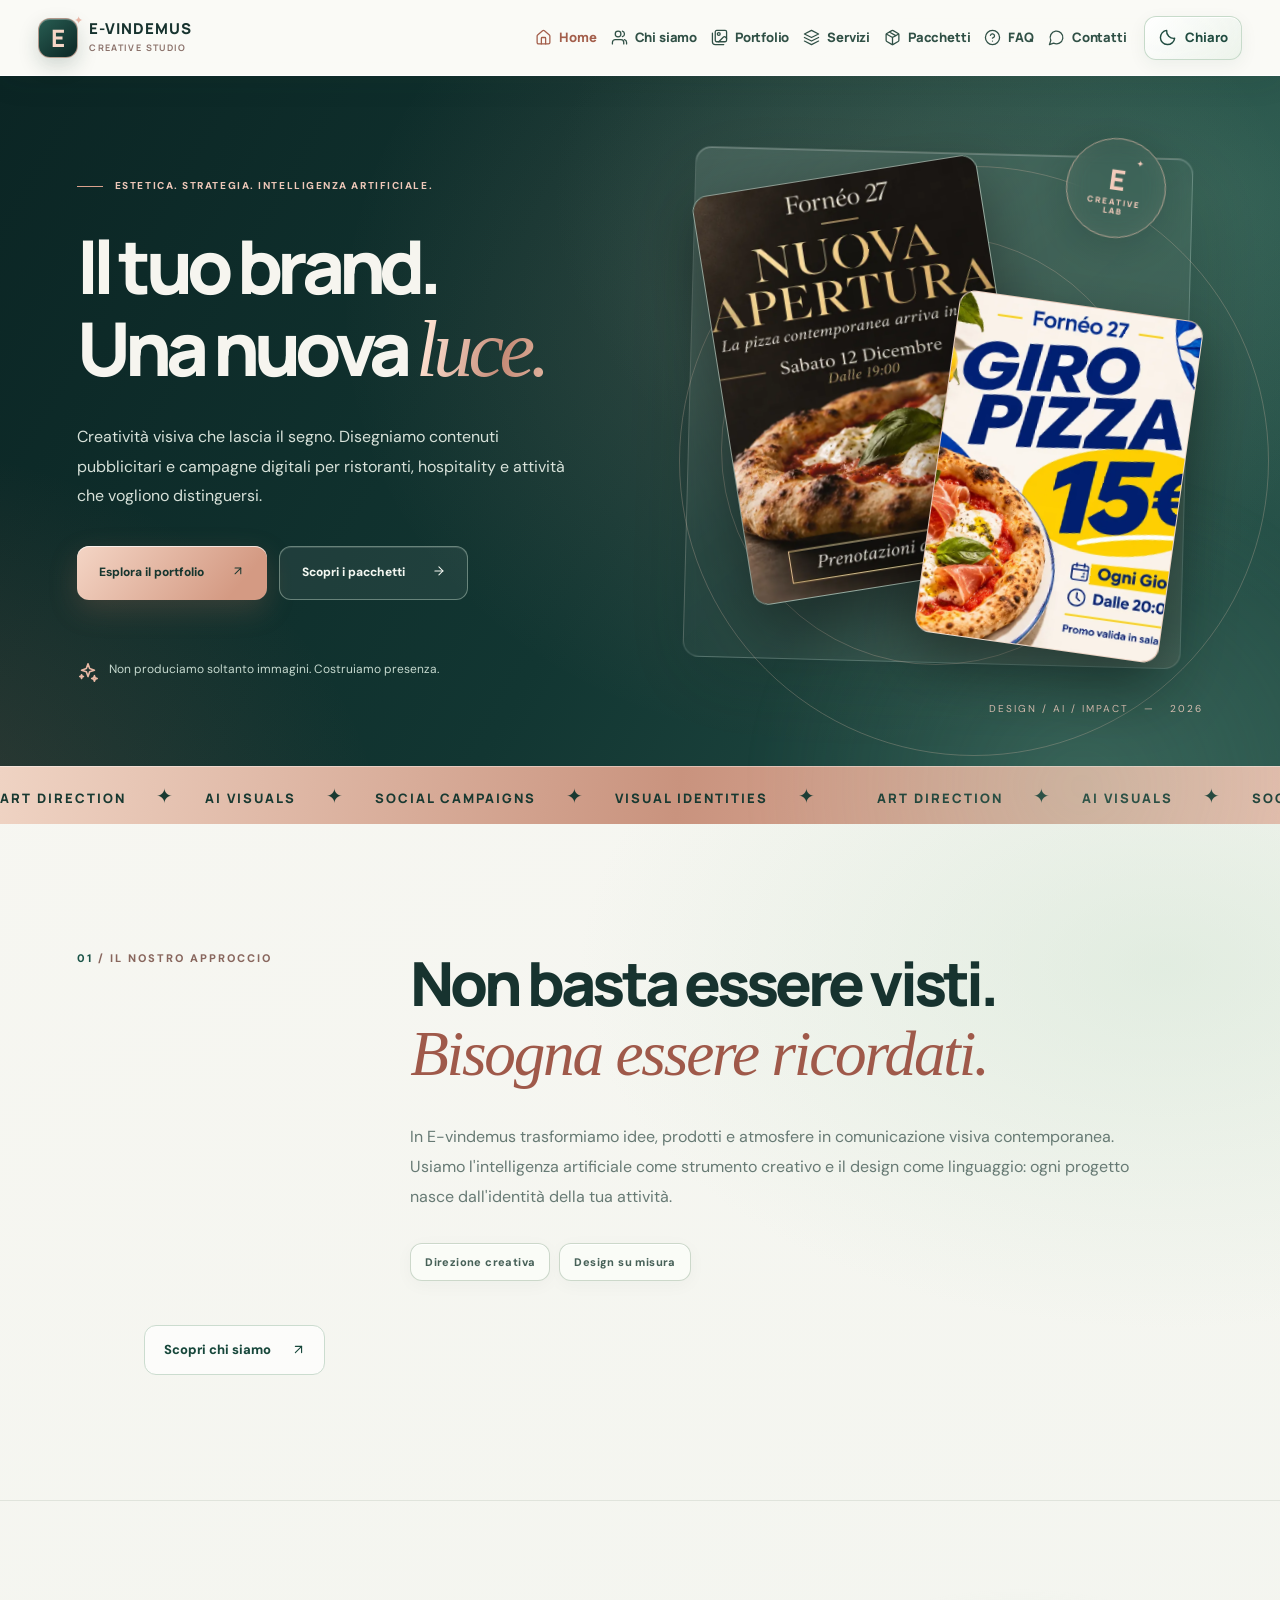
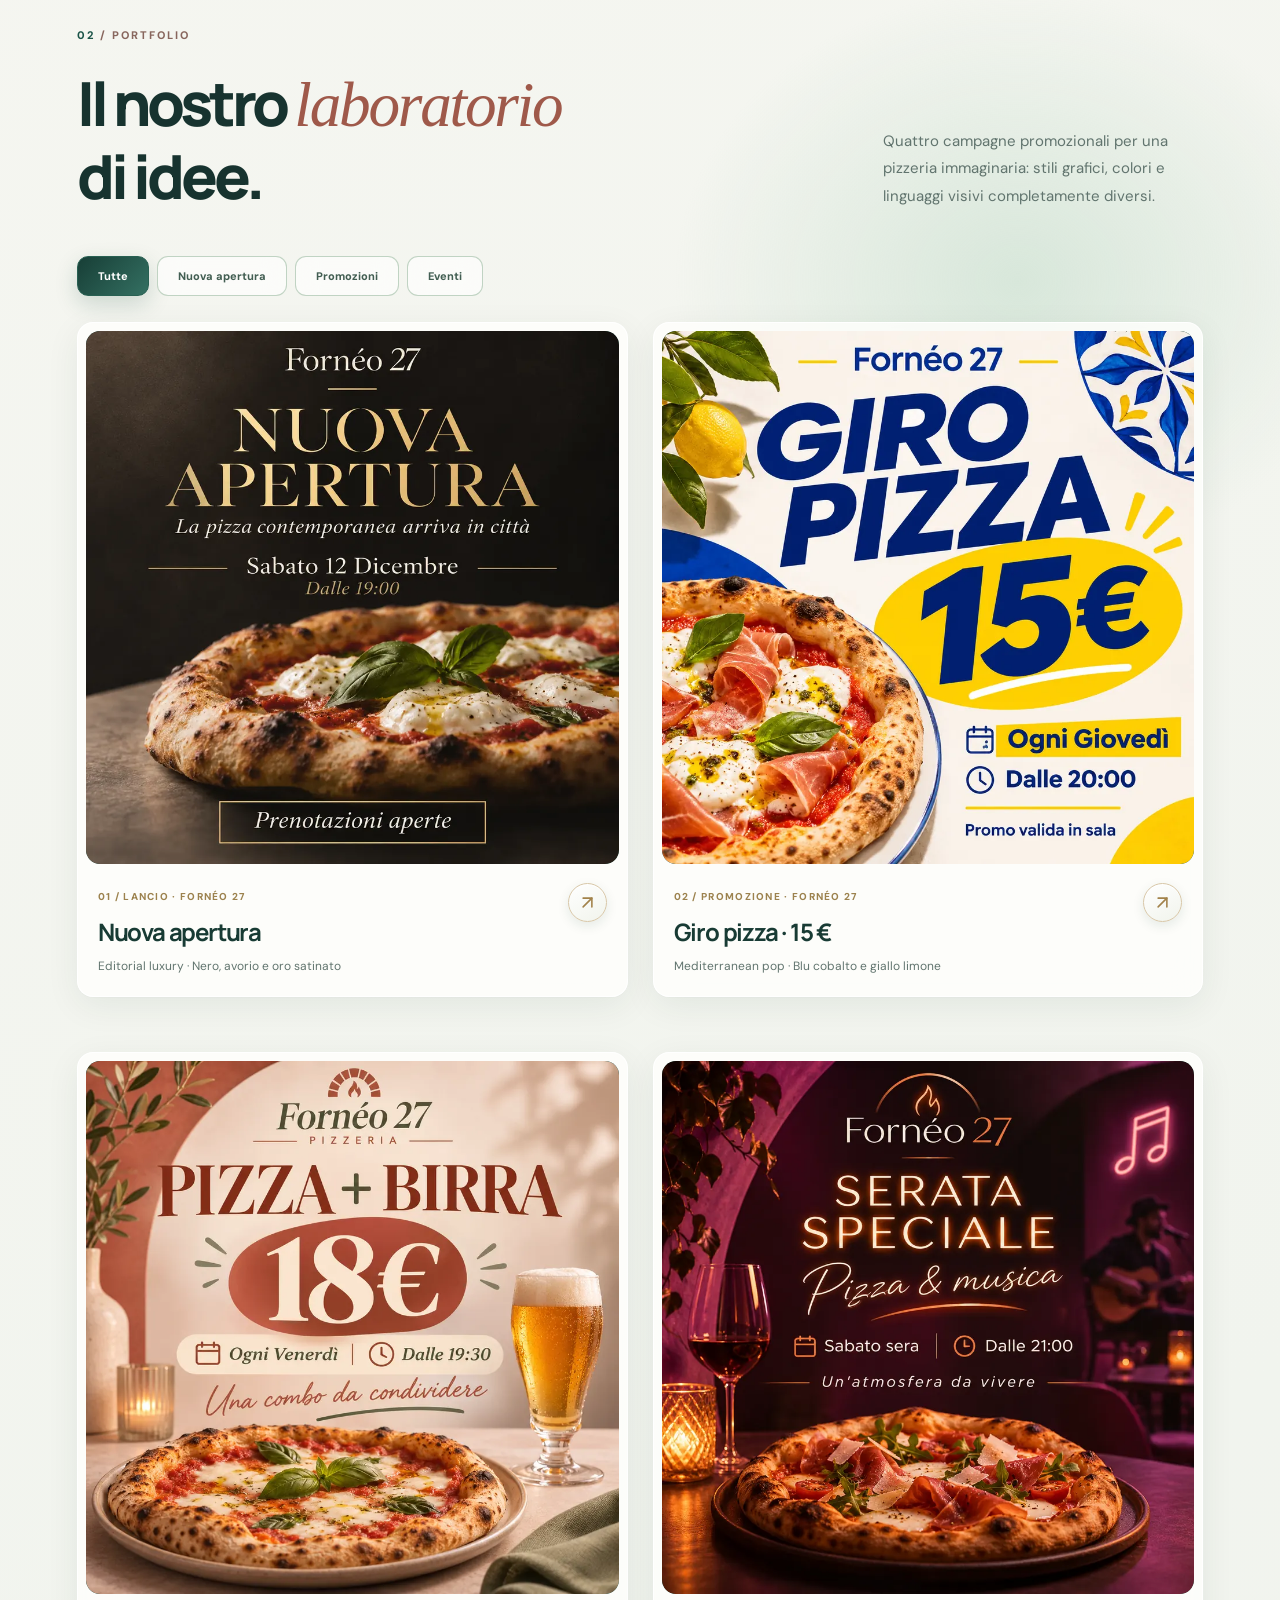
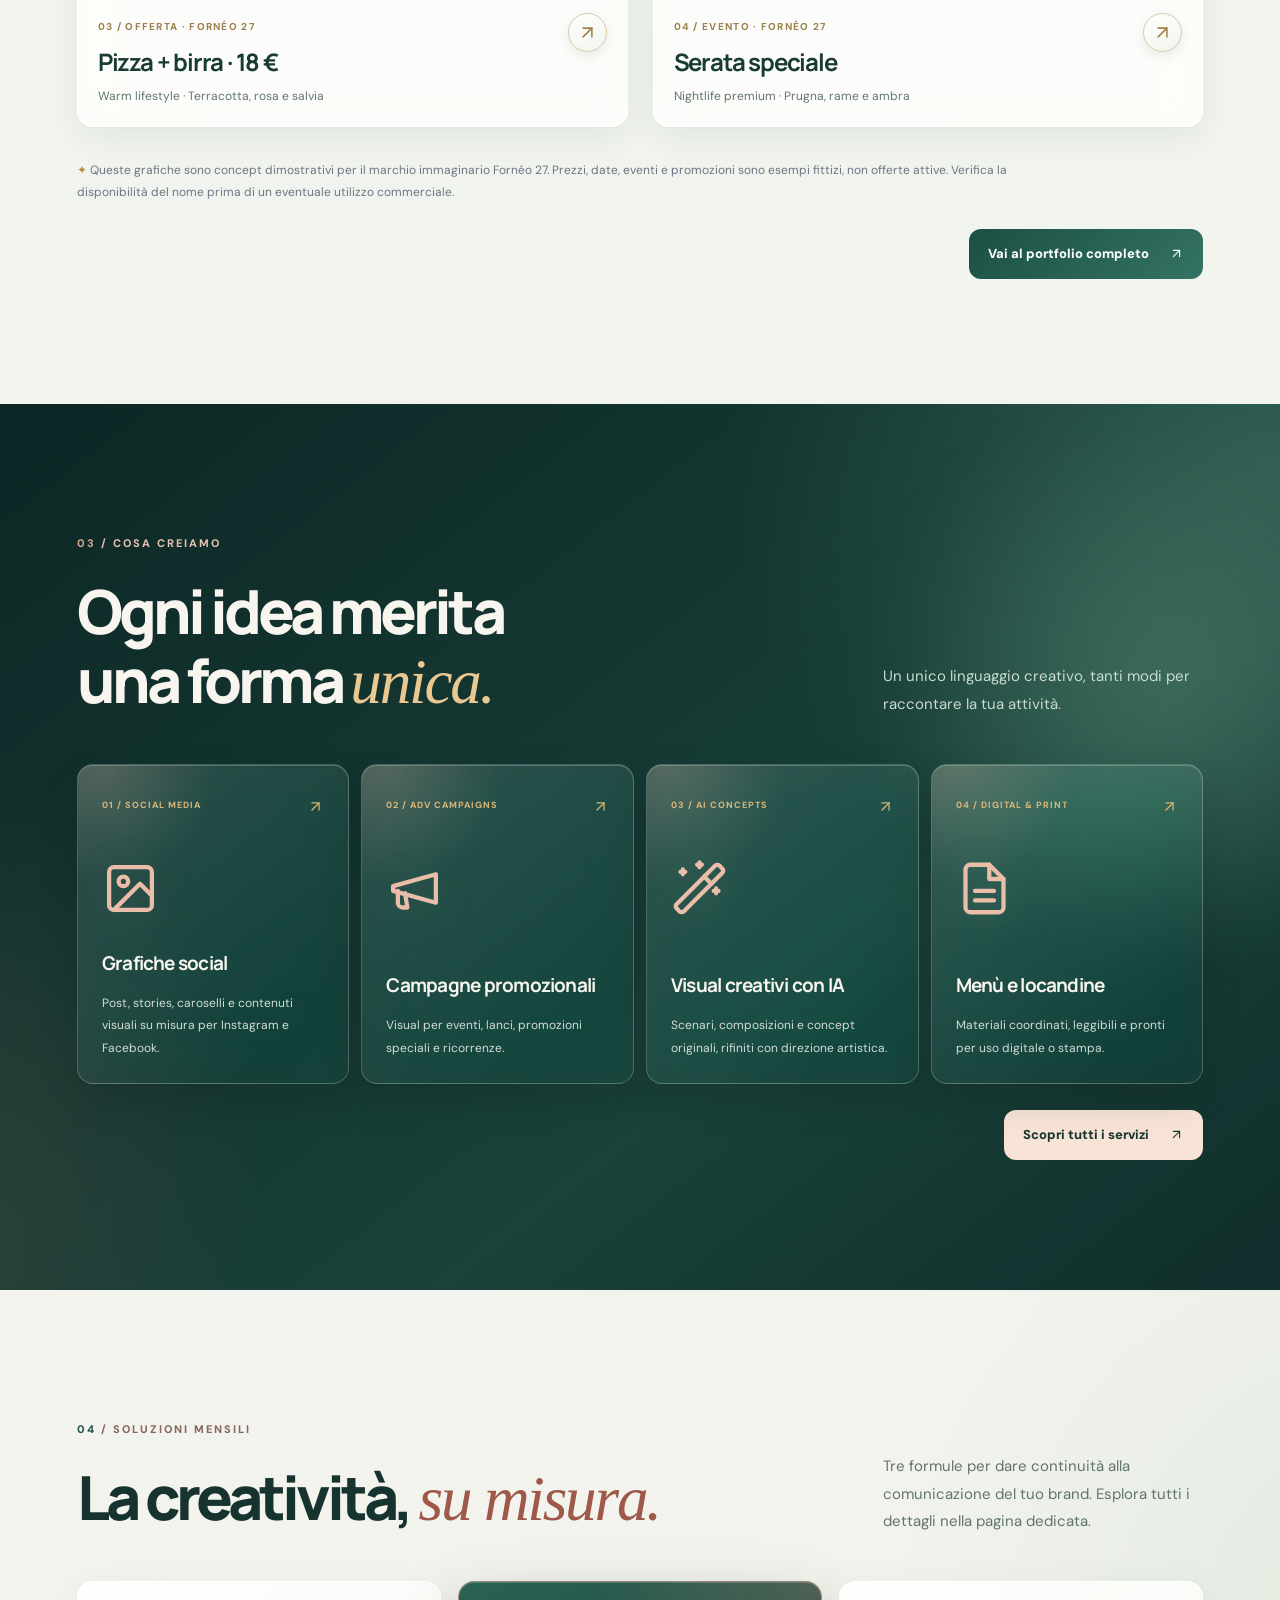
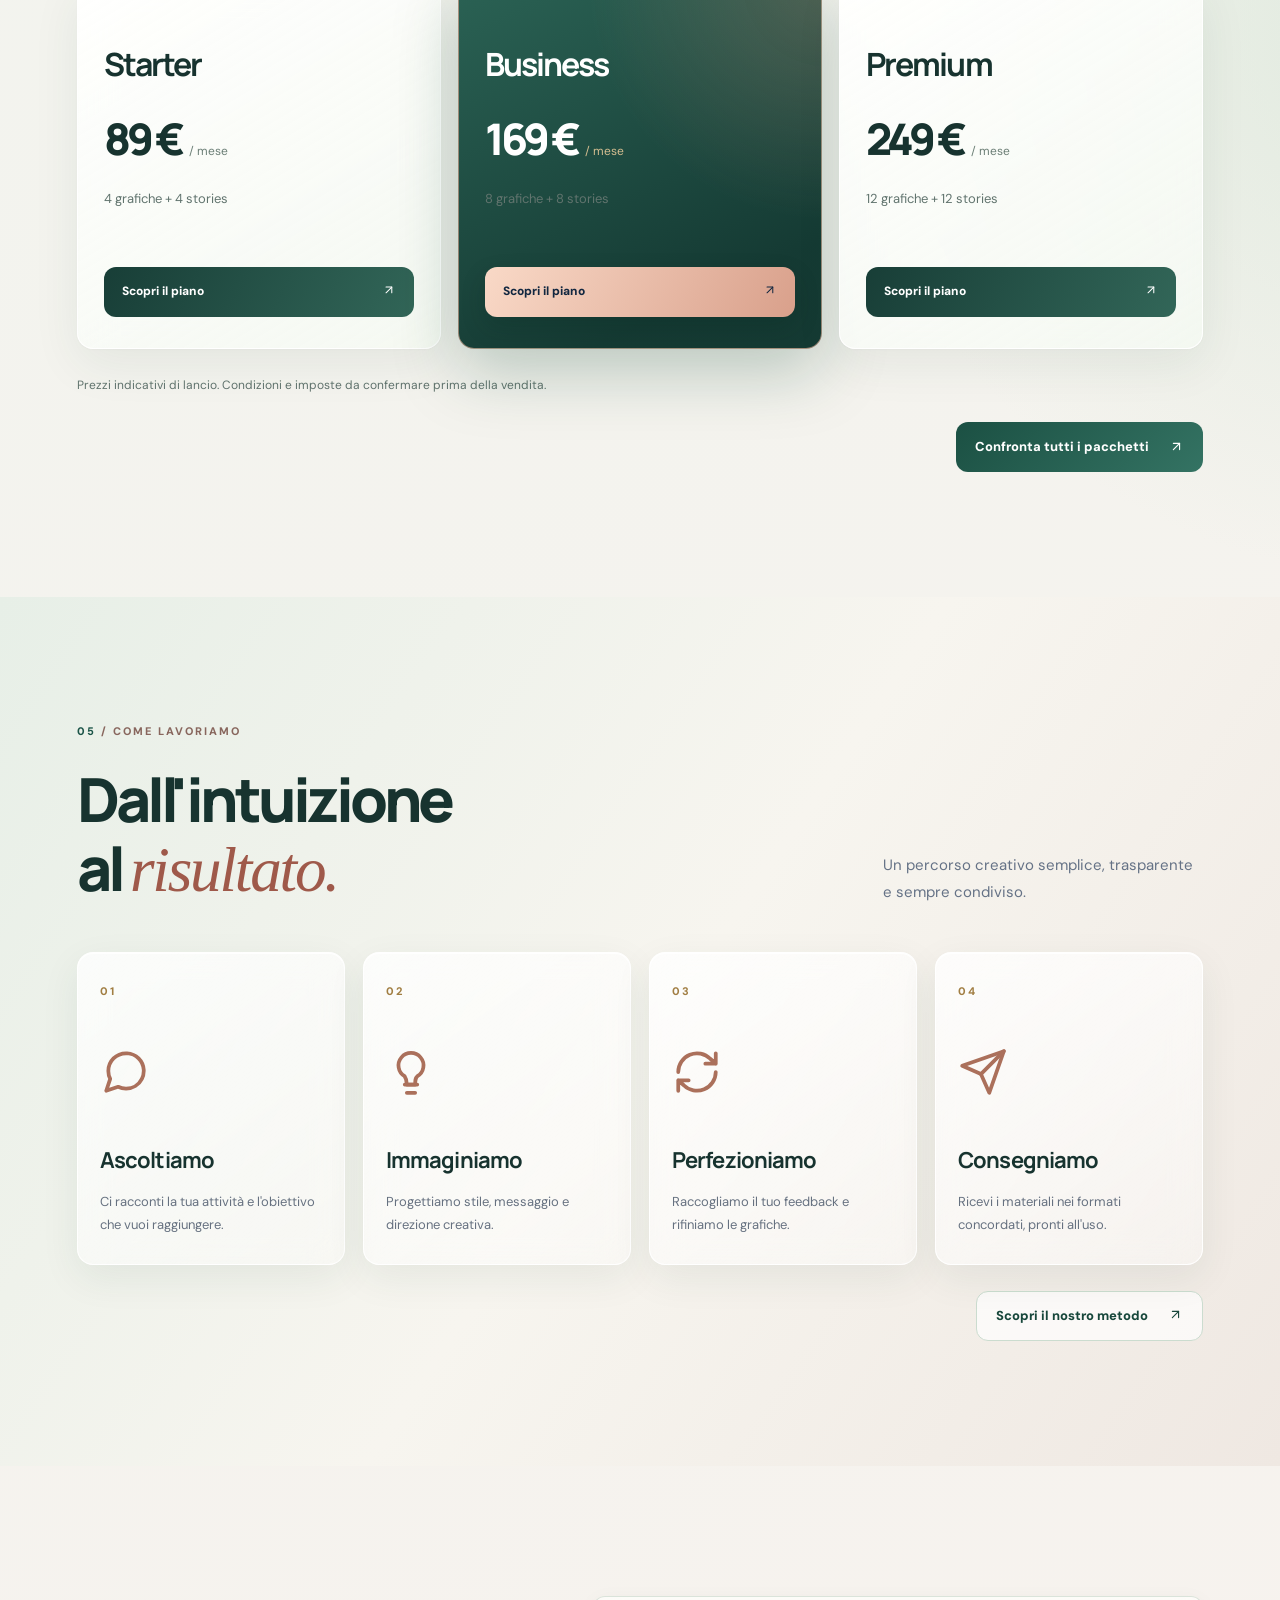
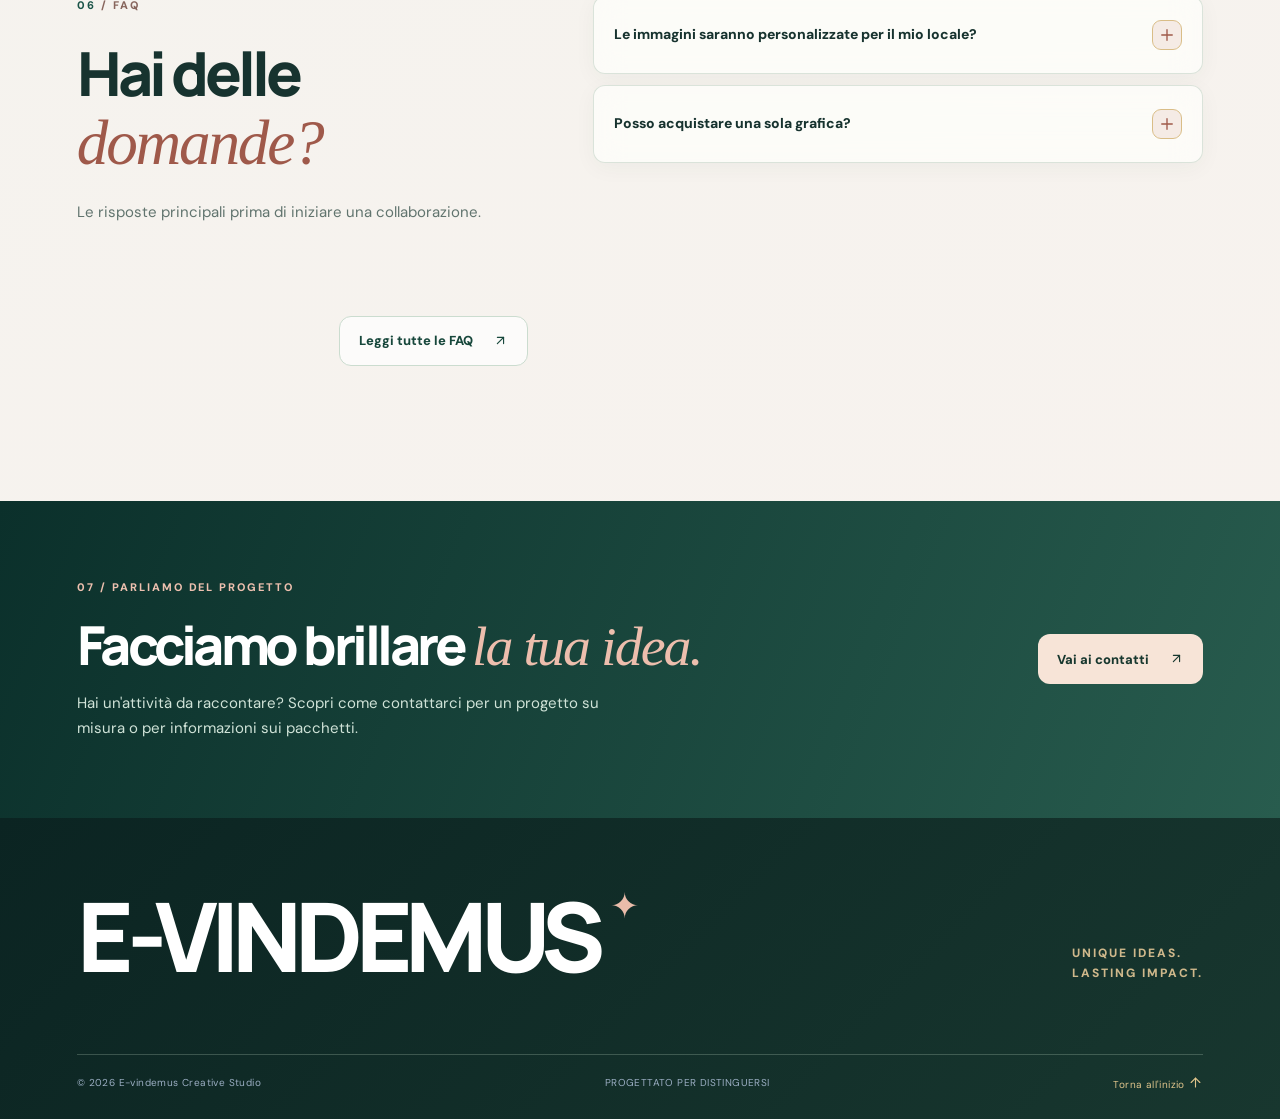
<file: index.html>
<!DOCTYPE html>
<html lang="it">
<head>
<meta charset="utf-8">
<meta name="viewport" content="width=device-width, initial-scale=1">
<meta name="description" content="E-vindemus: studio creativo per grafiche pubblicitarie, campagne digitali e contenuti social per ristoranti, hotel e attività locali.">
<meta name="theme-color" content="#132C2A">
<script src="assets/js/theme-init.js"></script>
<meta property="og:type" content="website">
<meta property="og:title" content="E-vindemus | Creative Studio">
<meta property="og:description" content="Creatività, design e IA per valorizzare la comunicazione della tua attività.">
<title>E-vindemus | Creative Studio</title>
<link rel="preconnect" href="https://fonts.googleapis.com">
<link rel="preconnect" href="https://fonts.gstatic.com" crossorigin>
<link href="https://fonts.googleapis.com/css2?family=DM+Sans:wght@400;500;600;700;800&family=Manrope:wght@400;500;600;700;800&display=swap" rel="stylesheet">
<link rel="stylesheet" href="assets/css/base.css">
<link rel="stylesheet" href="assets/css/liquid-glass.css">
<link rel="stylesheet" href="assets/css/brand.css">
<link rel="stylesheet" href="assets/css/whatsapp.css">
<link rel="stylesheet" href="assets/css/pages.css">
<link rel="stylesheet" href="assets/css/icons.css">
<link rel="stylesheet" href="assets/css/theme.css">
<link rel="stylesheet" href="assets/css/campaigns.css">
<script defer src="assets/js/config.js"></script>
<script defer src="assets/js/site.js"></script>
<script defer src="assets/js/theme.js"></script>
<script defer src="assets/js/hero.js"></script>
</head>
<body>
<!-- E-vindemus: configurazione in assets/js/config.js. -->
<div id="ev-vindemus">
<header class="ev-header">
<a class="ev-brand" href="index.html" aria-label="E-vindemus: torna alla homepage"><span class="ev-monogram">E<span>✦</span></span><span class="ev-wordmark">E-VINDEMUS<small>CREATIVE STUDIO</small></span></a>
<nav class="ev-nav" id="ev-navigation" aria-label="Navigazione principale">
<a href="index.html" aria-current="page"><svg class="ev-icon ev-nav-icon ev-icon--house" data-icon="house" xmlns="http://www.w3.org/2000/svg" viewBox="0 0 24 24" width="24" height="24" fill="none" stroke="currentColor" stroke-width="1.8" stroke-linecap="round" stroke-linejoin="round" aria-hidden="true" focusable="false"><path d="M15 21v-8a1 1 0 0 0-1-1h-4a1 1 0 0 0-1 1v8"/><path d="M3 10a2 2 0 0 1 .709-1.528l7-6a2 2 0 0 1 2.582 0l7 6A2 2 0 0 1 21 10v9a2 2 0 0 1-2 2H5a2 2 0 0 1-2-2z"/></svg><span>Home</span></a>
<a href="chi-siamo.html"><svg class="ev-icon ev-nav-icon ev-icon--users" data-icon="users" xmlns="http://www.w3.org/2000/svg" viewBox="0 0 24 24" width="24" height="24" fill="none" stroke="currentColor" stroke-width="1.8" stroke-linecap="round" stroke-linejoin="round" aria-hidden="true" focusable="false"><path d="M18 21v-2a4 4 0 0 0-4-4H6a4 4 0 0 0-4 4v2"/><circle cx="10" cy="7" r="4"/><path d="M22 21v-2a4 4 0 0 0-3-3.87M16 3.13a4 4 0 0 1 0 7.75"/></svg><span>Chi siamo</span></a>
<a href="portfolio.html"><svg class="ev-icon ev-nav-icon ev-icon--images" data-icon="images" xmlns="http://www.w3.org/2000/svg" viewBox="0 0 24 24" width="24" height="24" fill="none" stroke="currentColor" stroke-width="1.8" stroke-linecap="round" stroke-linejoin="round" aria-hidden="true" focusable="false"><rect width="16" height="16" x="6" y="2" rx="2"/><path d="M2 6v12a4 4 0 0 0 4 4h12"/><circle cx="11" cy="7" r="2"/><path d="m22 13-1.296-1.296a2.41 2.41 0 0 0-3.408 0L11 18"/></svg><span>Portfolio</span></a>
<a href="servizi.html"><svg class="ev-icon ev-nav-icon ev-icon--layers" data-icon="layers" xmlns="http://www.w3.org/2000/svg" viewBox="0 0 24 24" width="24" height="24" fill="none" stroke="currentColor" stroke-width="1.8" stroke-linecap="round" stroke-linejoin="round" aria-hidden="true" focusable="false"><path d="m12 2 10 5-10 5L2 7l10-5z"/><path d="m2 12 10 5 10-5M2 17l10 5 10-5"/></svg><span>Servizi</span></a>
<a href="pacchetti.html"><svg class="ev-icon ev-nav-icon ev-icon--package" data-icon="package" xmlns="http://www.w3.org/2000/svg" viewBox="0 0 24 24" width="24" height="24" fill="none" stroke="currentColor" stroke-width="1.8" stroke-linecap="round" stroke-linejoin="round" aria-hidden="true" focusable="false"><path d="m7.5 4.27 9 5.15M21 8a2 2 0 0 0-1-1.73l-7-4a2 2 0 0 0-2 0l-7 4A2 2 0 0 0 3 8v8a2 2 0 0 0 1 1.73l7 4a2 2 0 0 0 2 0l7-4A2 2 0 0 0 21 16z"/><path d="m3.3 7 8.7 5 8.7-5M12 22V12"/></svg><span>Pacchetti</span></a>
<a href="faq.html"><svg class="ev-icon ev-nav-icon ev-icon--circle-help" data-icon="circle-help" xmlns="http://www.w3.org/2000/svg" viewBox="0 0 24 24" width="24" height="24" fill="none" stroke="currentColor" stroke-width="1.8" stroke-linecap="round" stroke-linejoin="round" aria-hidden="true" focusable="false"><circle cx="12" cy="12" r="10"/><path d="M9.09 9a3 3 0 0 1 5.83 1c0 2-3 3-3 3M12 17h.01"/></svg><span>FAQ</span></a>
<a href="contatti.html"><svg class="ev-icon ev-nav-icon ev-icon--message-circle" data-icon="message-circle" xmlns="http://www.w3.org/2000/svg" viewBox="0 0 24 24" width="24" height="24" fill="none" stroke="currentColor" stroke-width="1.8" stroke-linecap="round" stroke-linejoin="round" aria-hidden="true" focusable="false"><path d="M7.9 20A9 9 0 1 0 4 16.1L2 22Z"/></svg><span>Contatti</span></a>
</nav>
<a class="ev-header-cta" href="contatti.html">Parliamo del tuo brand <span aria-hidden="true"><svg class="ev-icon ev-icon--arrow-up-right" data-icon="arrow-up-right" xmlns="http://www.w3.org/2000/svg" viewBox="0 0 24 24" width="24" height="24" fill="none" stroke="currentColor" stroke-width="1.8" stroke-linecap="round" stroke-linejoin="round" aria-hidden="true" focusable="false"><path d="M7 7h10v10"/><path d="M7 17 17 7"/></svg></span></a>
<button class="ev-theme-toggle" type="button" aria-label="Attiva il tema scuro" aria-pressed="false" title="Attiva il tema scuro"><svg class="ev-icon ev-theme-moon" xmlns="http://www.w3.org/2000/svg" viewBox="0 0 24 24" width="20" height="20" fill="none" stroke="currentColor" stroke-width="1.8" stroke-linecap="round" stroke-linejoin="round" aria-hidden="true" focusable="false"><path d="M20.99 13.05A9 9 0 0 1 10.95 3.01 9 9 0 1 0 20.99 13.05Z"/></svg><svg class="ev-icon ev-theme-sun" xmlns="http://www.w3.org/2000/svg" viewBox="0 0 24 24" width="20" height="20" fill="none" stroke="currentColor" stroke-width="1.8" stroke-linecap="round" stroke-linejoin="round" aria-hidden="true" focusable="false"><circle cx="12" cy="12" r="4"/><path d="M12 2v2m0 16v2M4.93 4.93l1.42 1.42m11.3 11.3 1.42 1.42M2 12h2m16 0h2M4.93 19.07l1.42-1.42m11.3-11.3 1.42-1.42"/></svg><span class="ev-theme-label">Chiaro</span></button>
<button class="ev-menu-toggle" type="button" aria-expanded="false" aria-controls="ev-navigation" aria-label="Apri il menu"><svg class="ev-icon ev-icon--menu ev-icon-menu" data-icon="menu" xmlns="http://www.w3.org/2000/svg" viewBox="0 0 24 24" width="24" height="24" fill="none" stroke="currentColor" stroke-width="1.8" stroke-linecap="round" stroke-linejoin="round" aria-hidden="true" focusable="false"><path d="M4 6h16M4 12h16M4 18h16"/></svg><svg class="ev-icon ev-icon--x ev-icon-close" data-icon="x" xmlns="http://www.w3.org/2000/svg" viewBox="0 0 24 24" width="24" height="24" fill="none" stroke="currentColor" stroke-width="1.8" stroke-linecap="round" stroke-linejoin="round" aria-hidden="true" focusable="false"><path d="M18 6 6 18M6 6l12 12"/></svg></button>
</header>
<main>
<section class="ev-hero" id="ev-home">
      <div class="ev-grain" aria-hidden="true"></div>
      <div class="ev-hero-main ev-layout">
        <div class="ev-hero-copy ev-reveal">
          <div class="ev-kicker ev-gold"><span class="ev-kicker-line"></span> ESTETICA. STRATEGIA. INTELLIGENZA ARTIFICIALE.</div>
          <h1>Il tuo brand.<br>Una nuova <em>luce.</em></h1>
          <p>Creatività visiva che lascia il segno. Disegniamo contenuti pubblicitari e campagne digitali per ristoranti, hospitality e attività che vogliono distinguersi.</p>
          <div class="ev-hero-actions"><a class="ev-btn ev-btn-gold" href="portfolio.html">Esplora il portfolio <span><svg class="ev-icon ev-icon--arrow-up-right" data-icon="arrow-up-right" xmlns="http://www.w3.org/2000/svg" viewBox="0 0 24 24" width="24" height="24" fill="none" stroke="currentColor" stroke-width="1.8" stroke-linecap="round" stroke-linejoin="round" aria-hidden="true" focusable="false"><path d="M7 7h10v10"/><path d="M7 17 17 7"/></svg></span></a><a class="ev-btn ev-btn-line" href="pacchetti.html">Scopri i pacchetti <span><svg class="ev-icon ev-icon--arrow-right" data-icon="arrow-right" xmlns="http://www.w3.org/2000/svg" viewBox="0 0 24 24" width="24" height="24" fill="none" stroke="currentColor" stroke-width="1.8" stroke-linecap="round" stroke-linejoin="round" aria-hidden="true" focusable="false"><path d="M5 12h14"/><path d="m12 5 7 7-7 7"/></svg></span></a></div>
          <div class="ev-hero-under"><span class="ev-sparkle"><svg class="ev-icon ev-icon--sparkles" data-icon="sparkles" xmlns="http://www.w3.org/2000/svg" viewBox="0 0 24 24" width="24" height="24" fill="none" stroke="currentColor" stroke-width="1.8" stroke-linecap="round" stroke-linejoin="round" aria-hidden="true" focusable="false"><path d="M12 3l1.8 5.2L19 10l-5.2 1.8L12 17l-1.8-5.2L5 10l5.2-1.8L12 3ZM5 19l.5-1.5L7 17l-1.5-.5L5 15l-.5 1.5L3 17l1.5.5L5 19ZM19 22l.8-2.2L22 19l-2.2-.8L19 16l-.8 2.2L16 19l2.2.8L19 22Z"/></svg></span> Non produciamo soltanto immagini. Costruiamo presenza.</div>
        </div>
        <div class="ev-hero-composition" aria-label="Composizione grafica originale E-vindemus">
          <div class="ev-orbit ev-orbit-1"></div><div class="ev-orbit ev-orbit-2"></div>
          <a class="ev-hero-poster ev-hero-poster-a ev-hero-campaign" href="portfolio.html" aria-label="Scopri le grafiche di nuova apertura"><img src="assets/campagne/forneo-nuova-apertura.webp" alt="Esempio grafica Nuova apertura per Fornéo 27" width="920" height="920" decoding="async" fetchpriority="high"></a>
<a class="ev-hero-poster ev-hero-poster-b ev-hero-campaign" href="portfolio.html" aria-label="Scopri le grafiche promozionali Giro pizza"><img src="assets/campagne/forneo-giro-pizza-15.webp" alt="Esempio grafica promozione Giro pizza 15 euro" width="920" height="920" decoding="async"></a>
<div class="ev-stamp">E<span>✦</span><small>CREATIVE<br>LAB</small></div>
          <div class="ev-hero-index">DESIGN / AI / IMPACT &nbsp; — &nbsp; 2026</div>
        </div>
      </div>
      <div class="ev-ticker" aria-hidden="true"><div class="ev-ticker-track"><span>ART DIRECTION <b>✦</b> AI VISUALS <b>✦</b> SOCIAL CAMPAIGNS <b>✦</b> VISUAL IDENTITIES <b>✦</b></span><span>ART DIRECTION <b>✦</b> AI VISUALS <b>✦</b> SOCIAL CAMPAIGNS <b>✦</b> VISUAL IDENTITIES <b>✦</b></span></div></div>
</section>
<section class="ev-intro ev-layout" id="ev-chi-siamo">
      <div class="ev-section-label"><span>01</span> / IL NOSTRO APPROCCIO</div>
      <div class="ev-intro-content ev-reveal"><h2>Non basta essere visti.<br><em>Bisogna essere ricordati.</em></h2><p>In E-vindemus trasformiamo idee, prodotti e atmosfere in comunicazione visiva contemporanea. Usiamo l'intelligenza artificiale come strumento creativo e il design come linguaggio: ogni progetto nasce dall'identità della tua attività.</p><div class="ev-chips"><span>Direzione creativa</span><span>Design su misura</span><span>AI-powered</span><span>Formati social</span></div></div>
    <div class="ev-layout ev-section-more"><a class="ev-page-button ev-page-button--line" href="chi-siamo.html">Scopri chi siamo <span aria-hidden="true"><svg class="ev-icon ev-icon--arrow-up-right" data-icon="arrow-up-right" xmlns="http://www.w3.org/2000/svg" viewBox="0 0 24 24" width="24" height="24" fill="none" stroke="currentColor" stroke-width="1.8" stroke-linecap="round" stroke-linejoin="round" aria-hidden="true" focusable="false"><path d="M7 7h10v10"/><path d="M7 17 17 7"/></svg></span></a></div>
</section>
<section class="ev-portfolio ev-layout" id="ev-progetti">
      <div class="ev-heading-row ev-reveal"><div><div class="ev-section-label"><span>02</span> / PORTFOLIO</div><h2>Il nostro <em>laboratorio</em><br>di idee.</h2></div><p>Quattro campagne promozionali per una pizzeria immaginaria: stili grafici, colori e linguaggi visivi completamente diversi.</p></div>
      <div class="ev-filters" role="group" aria-label="Filtra le campagne dimostrative">
<button type="button" class="ev-filter is-active" data-filter="all" aria-pressed="true">Tutte</button>
<button type="button" class="ev-filter" data-filter="apertura" aria-pressed="false">Nuova apertura</button>
<button type="button" class="ev-filter" data-filter="promozioni" aria-pressed="false">Promozioni</button>
<button type="button" class="ev-filter" data-filter="eventi" aria-pressed="false">Eventi</button>
</div>
<div class="ev-project-grid">
<article class="ev-project ev-reveal" data-category="apertura">
<a class="ev-poster-frame" href="assets/campagne/forneo-nuova-apertura.webp" target="_blank" rel="noopener noreferrer" aria-label="Apri la grafica dimostrativa Nuova apertura">
<img class="ev-portfolio-image" src="assets/campagne/forneo-nuova-apertura.webp" width="920" height="920" loading="eager" decoding="async" alt="Locandina dimostrativa Fornéo 27 Nuova apertura, stile nero e oro, pizza artigianale, sabato 12 dicembre">
<span class="ev-poster-expand" aria-hidden="true"><svg class="ev-icon ev-icon--arrow-up-right" data-icon="arrow-up-right" xmlns="http://www.w3.org/2000/svg" viewBox="0 0 24 24" width="24" height="24" fill="none" stroke="currentColor" stroke-width="1.8" stroke-linecap="round" stroke-linejoin="round" aria-hidden="true" focusable="false"><path d="M7 7h10v10"/><path d="M7 17 17 7"/></svg></span>
</a>
<div class="ev-project-info"><div><span>01 / LANCIO · FORNÉO 27</span><h3>Nuova apertura</h3><p>Editorial luxury · Nero, avorio e oro satinato</p></div>
<a class="ev-project-arrow" href="assets/campagne/forneo-nuova-apertura.webp" target="_blank" rel="noopener noreferrer" aria-label="Apri la locandina Nuova apertura"><svg class="ev-icon ev-icon--arrow-up-right" data-icon="arrow-up-right" xmlns="http://www.w3.org/2000/svg" viewBox="0 0 24 24" width="24" height="24" fill="none" stroke="currentColor" stroke-width="1.8" stroke-linecap="round" stroke-linejoin="round" aria-hidden="true" focusable="false"><path d="M7 7h10v10"/><path d="M7 17 17 7"/></svg></a></div>
</article>
<article class="ev-project ev-reveal" data-category="promozioni">
<a class="ev-poster-frame" href="assets/campagne/forneo-giro-pizza-15.webp" target="_blank" rel="noopener noreferrer" aria-label="Apri la grafica dimostrativa Giro pizza · 15 €">
<img class="ev-portfolio-image" src="assets/campagne/forneo-giro-pizza-15.webp" width="920" height="920" loading="lazy" decoding="async" alt="Locandina dimostrativa Giro pizza 15 euro di Fornéo 27, stile mediterraneo blu cobalto e giallo">
<span class="ev-poster-expand" aria-hidden="true"><svg class="ev-icon ev-icon--arrow-up-right" data-icon="arrow-up-right" xmlns="http://www.w3.org/2000/svg" viewBox="0 0 24 24" width="24" height="24" fill="none" stroke="currentColor" stroke-width="1.8" stroke-linecap="round" stroke-linejoin="round" aria-hidden="true" focusable="false"><path d="M7 7h10v10"/><path d="M7 17 17 7"/></svg></span>
</a>
<div class="ev-project-info"><div><span>02 / PROMOZIONE · FORNÉO 27</span><h3>Giro pizza · 15 €</h3><p>Mediterranean pop · Blu cobalto e giallo limone</p></div>
<a class="ev-project-arrow" href="assets/campagne/forneo-giro-pizza-15.webp" target="_blank" rel="noopener noreferrer" aria-label="Apri la locandina Giro pizza · 15 €"><svg class="ev-icon ev-icon--arrow-up-right" data-icon="arrow-up-right" xmlns="http://www.w3.org/2000/svg" viewBox="0 0 24 24" width="24" height="24" fill="none" stroke="currentColor" stroke-width="1.8" stroke-linecap="round" stroke-linejoin="round" aria-hidden="true" focusable="false"><path d="M7 7h10v10"/><path d="M7 17 17 7"/></svg></a></div>
</article>
<article class="ev-project ev-reveal" data-category="promozioni">
<a class="ev-poster-frame" href="assets/campagne/forneo-pizza-birra-18.webp" target="_blank" rel="noopener noreferrer" aria-label="Apri la grafica dimostrativa Pizza + birra · 18 €">
<img class="ev-portfolio-image" src="assets/campagne/forneo-pizza-birra-18.webp" width="920" height="920" loading="lazy" decoding="async" alt="Locandina dimostrativa Pizza più birra 18 euro, Fornéo 27, stile terracotta e salvia">
<span class="ev-poster-expand" aria-hidden="true"><svg class="ev-icon ev-icon--arrow-up-right" data-icon="arrow-up-right" xmlns="http://www.w3.org/2000/svg" viewBox="0 0 24 24" width="24" height="24" fill="none" stroke="currentColor" stroke-width="1.8" stroke-linecap="round" stroke-linejoin="round" aria-hidden="true" focusable="false"><path d="M7 7h10v10"/><path d="M7 17 17 7"/></svg></span>
</a>
<div class="ev-project-info"><div><span>03 / OFFERTA · FORNÉO 27</span><h3>Pizza + birra · 18 €</h3><p>Warm lifestyle · Terracotta, rosa e salvia</p></div>
<a class="ev-project-arrow" href="assets/campagne/forneo-pizza-birra-18.webp" target="_blank" rel="noopener noreferrer" aria-label="Apri la locandina Pizza + birra · 18 €"><svg class="ev-icon ev-icon--arrow-up-right" data-icon="arrow-up-right" xmlns="http://www.w3.org/2000/svg" viewBox="0 0 24 24" width="24" height="24" fill="none" stroke="currentColor" stroke-width="1.8" stroke-linecap="round" stroke-linejoin="round" aria-hidden="true" focusable="false"><path d="M7 7h10v10"/><path d="M7 17 17 7"/></svg></a></div>
</article>
<article class="ev-project ev-reveal" data-category="eventi">
<a class="ev-poster-frame" href="assets/campagne/forneo-serata-speciale.webp" target="_blank" rel="noopener noreferrer" aria-label="Apri la grafica dimostrativa Serata speciale">
<img class="ev-portfolio-image" src="assets/campagne/forneo-serata-speciale.webp" width="920" height="920" loading="lazy" decoding="async" alt="Locandina dimostrativa Fornéo 27 serata speciale pizza e musica, luci prugna e rame">
<span class="ev-poster-expand" aria-hidden="true"><svg class="ev-icon ev-icon--arrow-up-right" data-icon="arrow-up-right" xmlns="http://www.w3.org/2000/svg" viewBox="0 0 24 24" width="24" height="24" fill="none" stroke="currentColor" stroke-width="1.8" stroke-linecap="round" stroke-linejoin="round" aria-hidden="true" focusable="false"><path d="M7 7h10v10"/><path d="M7 17 17 7"/></svg></span>
</a>
<div class="ev-project-info"><div><span>04 / EVENTO · FORNÉO 27</span><h3>Serata speciale</h3><p>Nightlife premium · Prugna, rame e ambra</p></div>
<a class="ev-project-arrow" href="assets/campagne/forneo-serata-speciale.webp" target="_blank" rel="noopener noreferrer" aria-label="Apri la locandina Serata speciale"><svg class="ev-icon ev-icon--arrow-up-right" data-icon="arrow-up-right" xmlns="http://www.w3.org/2000/svg" viewBox="0 0 24 24" width="24" height="24" fill="none" stroke="currentColor" stroke-width="1.8" stroke-linecap="round" stroke-linejoin="round" aria-hidden="true" focusable="false"><path d="M7 7h10v10"/><path d="M7 17 17 7"/></svg></a></div>
</article>
</div>
<p class="ev-portfolio-disclaimer"><span>✦</span> Queste grafiche sono concept dimostrativi per il marchio immaginario Fornéo 27. Prezzi, date, eventi e promozioni sono esempi fittizi, non offerte attive. Verifica la disponibilità del nome prima di un eventuale utilizzo commerciale.</p>
    <div class="ev-section-more"><a class="ev-page-button" href="portfolio.html">Vai al portfolio completo <span aria-hidden="true"><svg class="ev-icon ev-icon--arrow-up-right" data-icon="arrow-up-right" xmlns="http://www.w3.org/2000/svg" viewBox="0 0 24 24" width="24" height="24" fill="none" stroke="currentColor" stroke-width="1.8" stroke-linecap="round" stroke-linejoin="round" aria-hidden="true" focusable="false"><path d="M7 7h10v10"/><path d="M7 17 17 7"/></svg></span></a></div>
</section>
<section class="ev-services" id="ev-servizi"><div class="ev-layout"><div class="ev-heading-row ev-reveal"><div><div class="ev-section-label ev-light-label"><span>03</span> / COSA CREIAMO</div><h2>Ogni idea merita<br>una forma <em>unica.</em></h2></div><p>Un unico linguaggio creativo, tanti modi per raccontare la tua attività.</p></div><div class="ev-services-grid">
<article class="ev-service"><div class="ev-service-head"><span>01 / SOCIAL MEDIA</span><span><svg class="ev-icon ev-icon--arrow-up-right" data-icon="arrow-up-right" xmlns="http://www.w3.org/2000/svg" viewBox="0 0 24 24" width="24" height="24" fill="none" stroke="currentColor" stroke-width="1.8" stroke-linecap="round" stroke-linejoin="round" aria-hidden="true" focusable="false"><path d="M7 7h10v10"/><path d="M7 17 17 7"/></svg></span></div><div class="ev-service-icon"><svg class="ev-icon ev-icon--image" data-icon="image" xmlns="http://www.w3.org/2000/svg" viewBox="0 0 24 24" width="24" height="24" fill="none" stroke="currentColor" stroke-width="1.8" stroke-linecap="round" stroke-linejoin="round" aria-hidden="true" focusable="false"><rect width="18" height="18" x="3" y="3" rx="2"/><circle cx="9" cy="9" r="2"/><path d="m21 15-5-5L5 21"/></svg></div><h3>Grafiche social</h3><p>Post, stories, caroselli e contenuti visuali su misura per Instagram e Facebook.</p>
</article>
<article class="ev-service"><div class="ev-service-head"><span>02 / ADV CAMPAIGNS</span><span><svg class="ev-icon ev-icon--arrow-up-right" data-icon="arrow-up-right" xmlns="http://www.w3.org/2000/svg" viewBox="0 0 24 24" width="24" height="24" fill="none" stroke="currentColor" stroke-width="1.8" stroke-linecap="round" stroke-linejoin="round" aria-hidden="true" focusable="false"><path d="M7 7h10v10"/><path d="M7 17 17 7"/></svg></span></div><div class="ev-service-icon"><svg class="ev-icon ev-icon--megaphone" data-icon="megaphone" xmlns="http://www.w3.org/2000/svg" viewBox="0 0 24 24" width="24" height="24" fill="none" stroke="currentColor" stroke-width="1.8" stroke-linecap="round" stroke-linejoin="round" aria-hidden="true" focusable="false"><path d="m3 11 18-5v12L3 13v-2Z"/><path d="M5 13v5a2 2 0 0 0 2 2h2l-1-6"/></svg></div><h3>Campagne promozionali</h3><p>Visual per eventi, lanci, promozioni speciali e ricorrenze.</p>
</article>
<article class="ev-service"><div class="ev-service-head"><span>03 / AI CONCEPTS</span><span><svg class="ev-icon ev-icon--arrow-up-right" data-icon="arrow-up-right" xmlns="http://www.w3.org/2000/svg" viewBox="0 0 24 24" width="24" height="24" fill="none" stroke="currentColor" stroke-width="1.8" stroke-linecap="round" stroke-linejoin="round" aria-hidden="true" focusable="false"><path d="M7 7h10v10"/><path d="M7 17 17 7"/></svg></span></div><div class="ev-service-icon"><svg class="ev-icon ev-icon--wand-sparkles" data-icon="wand-sparkles" xmlns="http://www.w3.org/2000/svg" viewBox="0 0 24 24" width="24" height="24" fill="none" stroke="currentColor" stroke-width="1.8" stroke-linecap="round" stroke-linejoin="round" aria-hidden="true" focusable="false"><path d="m21.64 3.64-1.28-1.28a1.2 1.2 0 0 0-1.7 0L2.36 18.66a1.2 1.2 0 0 0 0 1.7l1.28 1.28a1.2 1.2 0 0 0 1.7 0l16.3-16.3a1.2 1.2 0 0 0 0-1.7Z"/><path d="m14 7 3 3M5 6V4M6 5H4M12 3V1M13 2h-2M19 14v-2M20 13h-2"/></svg></div><h3>Visual creativi con IA</h3><p>Scenari, composizioni e concept originali, rifiniti con direzione artistica.</p>
</article>
<article class="ev-service"><div class="ev-service-head"><span>04 / DIGITAL & PRINT</span><span><svg class="ev-icon ev-icon--arrow-up-right" data-icon="arrow-up-right" xmlns="http://www.w3.org/2000/svg" viewBox="0 0 24 24" width="24" height="24" fill="none" stroke="currentColor" stroke-width="1.8" stroke-linecap="round" stroke-linejoin="round" aria-hidden="true" focusable="false"><path d="M7 7h10v10"/><path d="M7 17 17 7"/></svg></span></div><div class="ev-service-icon"><svg class="ev-icon ev-icon--file-text" data-icon="file-text" xmlns="http://www.w3.org/2000/svg" viewBox="0 0 24 24" width="24" height="24" fill="none" stroke="currentColor" stroke-width="1.8" stroke-linecap="round" stroke-linejoin="round" aria-hidden="true" focusable="false"><path d="M14 2H6a2 2 0 0 0-2 2v16a2 2 0 0 0 2 2h12a2 2 0 0 0 2-2V8Z"/><path d="M14 2v6h6M8 13h8M8 17h8"/></svg></div><h3>Menù e locandine</h3><p>Materiali coordinati, leggibili e pronti per uso digitale o stampa.</p>
</article>
    </div><div class="ev-section-more"><a class="ev-page-button" href="servizi.html">Scopri tutti i servizi<span aria-hidden="true"><svg class="ev-icon ev-icon--arrow-up-right" data-icon="arrow-up-right" xmlns="http://www.w3.org/2000/svg" viewBox="0 0 24 24" width="24" height="24" fill="none" stroke="currentColor" stroke-width="1.8" stroke-linecap="round" stroke-linejoin="round" aria-hidden="true" focusable="false"><path d="M7 7h10v10"/><path d="M7 17 17 7"/></svg></span></a></div></div></section>
<section class="ev-pricing ev-layout" id="ev-pacchetti"><div class="ev-heading-row ev-reveal"><div><div class="ev-section-label"><span>04</span> / SOLUZIONI MENSILI</div><h2>La creatività, <em>su misura.</em></h2></div><p>Tre formule per dare continuità alla comunicazione del tuo brand. Esplora tutti i dettagli nella pagina dedicata.</p></div><div class="ev-price-grid ev-home-plans"><article class="ev-plan"><h3>Starter</h3><div class="ev-price"><strong>89 €</strong><span>/ mese</span></div><p>4 grafiche + 4 stories</p><a class="ev-plan-btn" href="pacchetti.html#ev-pacchetti">Scopri il piano <span aria-hidden="true"><svg class="ev-icon ev-icon--arrow-up-right" data-icon="arrow-up-right" xmlns="http://www.w3.org/2000/svg" viewBox="0 0 24 24" width="24" height="24" fill="none" stroke="currentColor" stroke-width="1.8" stroke-linecap="round" stroke-linejoin="round" aria-hidden="true" focusable="false"><path d="M7 7h10v10"/><path d="M7 17 17 7"/></svg></span></a></article><article class="ev-plan ev-plan-highlight"><h3>Business</h3><div class="ev-price"><strong>169 €</strong><span>/ mese</span></div><p>8 grafiche + 8 stories</p><a class="ev-plan-btn" href="pacchetti.html#ev-pacchetti">Scopri il piano <span aria-hidden="true"><svg class="ev-icon ev-icon--arrow-up-right" data-icon="arrow-up-right" xmlns="http://www.w3.org/2000/svg" viewBox="0 0 24 24" width="24" height="24" fill="none" stroke="currentColor" stroke-width="1.8" stroke-linecap="round" stroke-linejoin="round" aria-hidden="true" focusable="false"><path d="M7 7h10v10"/><path d="M7 17 17 7"/></svg></span></a></article><article class="ev-plan"><h3>Premium</h3><div class="ev-price"><strong>249 €</strong><span>/ mese</span></div><p>12 grafiche + 12 stories</p><a class="ev-plan-btn" href="pacchetti.html#ev-pacchetti">Scopri il piano <span aria-hidden="true"><svg class="ev-icon ev-icon--arrow-up-right" data-icon="arrow-up-right" xmlns="http://www.w3.org/2000/svg" viewBox="0 0 24 24" width="24" height="24" fill="none" stroke="currentColor" stroke-width="1.8" stroke-linecap="round" stroke-linejoin="round" aria-hidden="true" focusable="false"><path d="M7 7h10v10"/><path d="M7 17 17 7"/></svg></span></a></article></div><p class="ev-pricing-note">Prezzi indicativi di lancio. Condizioni e imposte da confermare prima della vendita.</p><div class="ev-section-more"><a class="ev-page-button" href="pacchetti.html">Confronta tutti i pacchetti<span aria-hidden="true"><svg class="ev-icon ev-icon--arrow-up-right" data-icon="arrow-up-right" xmlns="http://www.w3.org/2000/svg" viewBox="0 0 24 24" width="24" height="24" fill="none" stroke="currentColor" stroke-width="1.8" stroke-linecap="round" stroke-linejoin="round" aria-hidden="true" focusable="false"><path d="M7 7h10v10"/><path d="M7 17 17 7"/></svg></span></a></div></section>
<section class="ev-process" id="ev-metodo"><div class="ev-layout"><div class="ev-section-label"><span>05</span> / COME LAVORIAMO</div><div class="ev-heading-row ev-reveal"><h2>Dall'intuizione<br>al <em>risultato.</em></h2><p>Un percorso creativo semplice, trasparente e sempre condiviso.</p></div><div class="ev-steps">
<article><span>01</span><div class="ev-step-mark"><svg class="ev-icon ev-icon--message-circle" data-icon="message-circle" xmlns="http://www.w3.org/2000/svg" viewBox="0 0 24 24" width="24" height="24" fill="none" stroke="currentColor" stroke-width="1.8" stroke-linecap="round" stroke-linejoin="round" aria-hidden="true" focusable="false"><path d="M21 11.5a8.4 8.4 0 0 1-.9 3.8 8.5 8.5 0 0 1-7.6 4.7 8.4 8.4 0 0 1-3.8-.9L3 21l1.9-5.7a8.4 8.4 0 0 1-.9-3.8A8.5 8.5 0 0 1 12.5 3H13a8.5 8.5 0 0 1 8 8v.5Z"/></svg></div><h3>Ascoltiamo</h3><p>Ci racconti la tua attività e l'obiettivo che vuoi raggiungere.</p>
</article>
<article><span>02</span><div class="ev-step-mark"><svg class="ev-icon ev-icon--lightbulb" data-icon="lightbulb" xmlns="http://www.w3.org/2000/svg" viewBox="0 0 24 24" width="24" height="24" fill="none" stroke="currentColor" stroke-width="1.8" stroke-linecap="round" stroke-linejoin="round" aria-hidden="true" focusable="false"><path d="M9 18h6M10 22h4"/><path d="M15.09 14a6 6 0 1 0-6.18 0C9.6 15 10 16 10 18h4c0-2 0-3 1.09-4Z"/></svg></div><h3>Immaginiamo</h3><p>Progettiamo stile, messaggio e direzione creativa.</p>
</article>
<article><span>03</span><div class="ev-step-mark"><svg class="ev-icon ev-icon--refresh-cw" data-icon="refresh-cw" xmlns="http://www.w3.org/2000/svg" viewBox="0 0 24 24" width="24" height="24" fill="none" stroke="currentColor" stroke-width="1.8" stroke-linecap="round" stroke-linejoin="round" aria-hidden="true" focusable="false"><path d="M3 12a9 9 0 0 1 15.36-6.36L21 8M21 3v5h-5M21 12a9 9 0 0 1-15.36 6.36L3 16M8 16H3v5"/></svg></div><h3>Perfezioniamo</h3><p>Raccogliamo il tuo feedback e rifiniamo le grafiche.</p>
</article>
<article><span>04</span><div class="ev-step-mark"><svg class="ev-icon ev-icon--send" data-icon="send" xmlns="http://www.w3.org/2000/svg" viewBox="0 0 24 24" width="24" height="24" fill="none" stroke="currentColor" stroke-width="1.8" stroke-linecap="round" stroke-linejoin="round" aria-hidden="true" focusable="false"><path d="m22 2-7 20-4-9-9-4Z"/><path d="M22 2 11 13"/></svg></div><h3>Consegniamo</h3><p>Ricevi i materiali nei formati concordati, pronti all'uso.</p>
</article>
</div><div class="ev-section-more"><a class="ev-page-button ev-page-button--line" href="chi-siamo.html">Scopri il nostro metodo<span aria-hidden="true"><svg class="ev-icon ev-icon--arrow-up-right" data-icon="arrow-up-right" xmlns="http://www.w3.org/2000/svg" viewBox="0 0 24 24" width="24" height="24" fill="none" stroke="currentColor" stroke-width="1.8" stroke-linecap="round" stroke-linejoin="round" aria-hidden="true" focusable="false"><path d="M7 7h10v10"/><path d="M7 17 17 7"/></svg></span></a></div></div></section>
<section class="ev-faq ev-layout" id="ev-faq"><div><div class="ev-section-label"><span>06</span> / FAQ</div><h2>Hai delle <em>domande?</em></h2><p>Le risposte principali prima di iniziare una collaborazione.</p></div><div class="ev-faq-items"><details><summary>Le immagini saranno personalizzate per il mio locale?<span><svg class="ev-icon ev-icon--plus" data-icon="plus" xmlns="http://www.w3.org/2000/svg" viewBox="0 0 24 24" width="24" height="24" fill="none" stroke="currentColor" stroke-width="1.8" stroke-linecap="round" stroke-linejoin="round" aria-hidden="true" focusable="false"><path d="M12 5v14M5 12h14"/></svg></span></summary><p>Sì. Ogni proposta viene adattata al tuo brand, alla tua identità visiva e ai materiali che ci fornisci. Per rappresentare piatti e ambienti reali preferiamo usare foto autentiche.</p></details><details><summary>Posso acquistare una sola grafica?<span><svg class="ev-icon ev-icon--plus" data-icon="plus" xmlns="http://www.w3.org/2000/svg" viewBox="0 0 24 24" width="24" height="24" fill="none" stroke="currentColor" stroke-width="1.8" stroke-linecap="round" stroke-linejoin="round" aria-hidden="true" focusable="false"><path d="M12 5v14M5 12h14"/></svg></span></summary><p>Sì, possiamo valutare singole locandine, eventi, promozioni e materiali su preventivo.</p></details></div><div class="ev-section-more"><a class="ev-page-button ev-page-button--line" href="faq.html">Leggi tutte le FAQ <span aria-hidden="true"><svg class="ev-icon ev-icon--arrow-up-right" data-icon="arrow-up-right" xmlns="http://www.w3.org/2000/svg" viewBox="0 0 24 24" width="24" height="24" fill="none" stroke="currentColor" stroke-width="1.8" stroke-linecap="round" stroke-linejoin="round" aria-hidden="true" focusable="false"><path d="M7 7h10v10"/><path d="M7 17 17 7"/></svg></span></a></div>
</section>
<section class="ev-page-cta ev-home-contact" id="ev-contatti"><div class="ev-layout"><div><div class="ev-page-kicker">07 / PARLIAMO DEL PROGETTO</div><h2>Facciamo brillare <em>la tua idea.</em></h2><p>Hai un'attività da raccontare? Scopri come contattarci per un progetto su misura o per informazioni sui pacchetti.</p></div><a class="ev-page-button" href="contatti.html">Vai ai contatti<span aria-hidden="true"><svg class="ev-icon ev-icon--arrow-up-right" data-icon="arrow-up-right" xmlns="http://www.w3.org/2000/svg" viewBox="0 0 24 24" width="24" height="24" fill="none" stroke="currentColor" stroke-width="1.8" stroke-linecap="round" stroke-linejoin="round" aria-hidden="true" focusable="false"><path d="M7 7h10v10"/><path d="M7 17 17 7"/></svg></span></a></div></section>
</main>
<footer class="ev-footer"><div class="ev-layout"><div class="ev-footer-top"><div class="ev-footer-name">E-VINDEMUS<span>✦</span></div><p>UNIQUE IDEAS.<br>LASTING IMPACT.</p></div><div class="ev-footer-bottom"><span>© <span id="ev-year">2026</span> E-vindemus Creative Studio</span><span>PROGETTATO PER DISTINGUERSI</span><a href="index.html">Torna all'inizio <svg class="ev-icon ev-icon--arrow-up" data-icon="arrow-up" xmlns="http://www.w3.org/2000/svg" viewBox="0 0 24 24" width="24" height="24" fill="none" stroke="currentColor" stroke-width="1.8" stroke-linecap="round" stroke-linejoin="round" aria-hidden="true" focusable="false"><path d="m5 12 7-7 7 7"/><path d="M12 19V5"/></svg></a></div></div></footer>
</div>




</body>
</html>
</file>
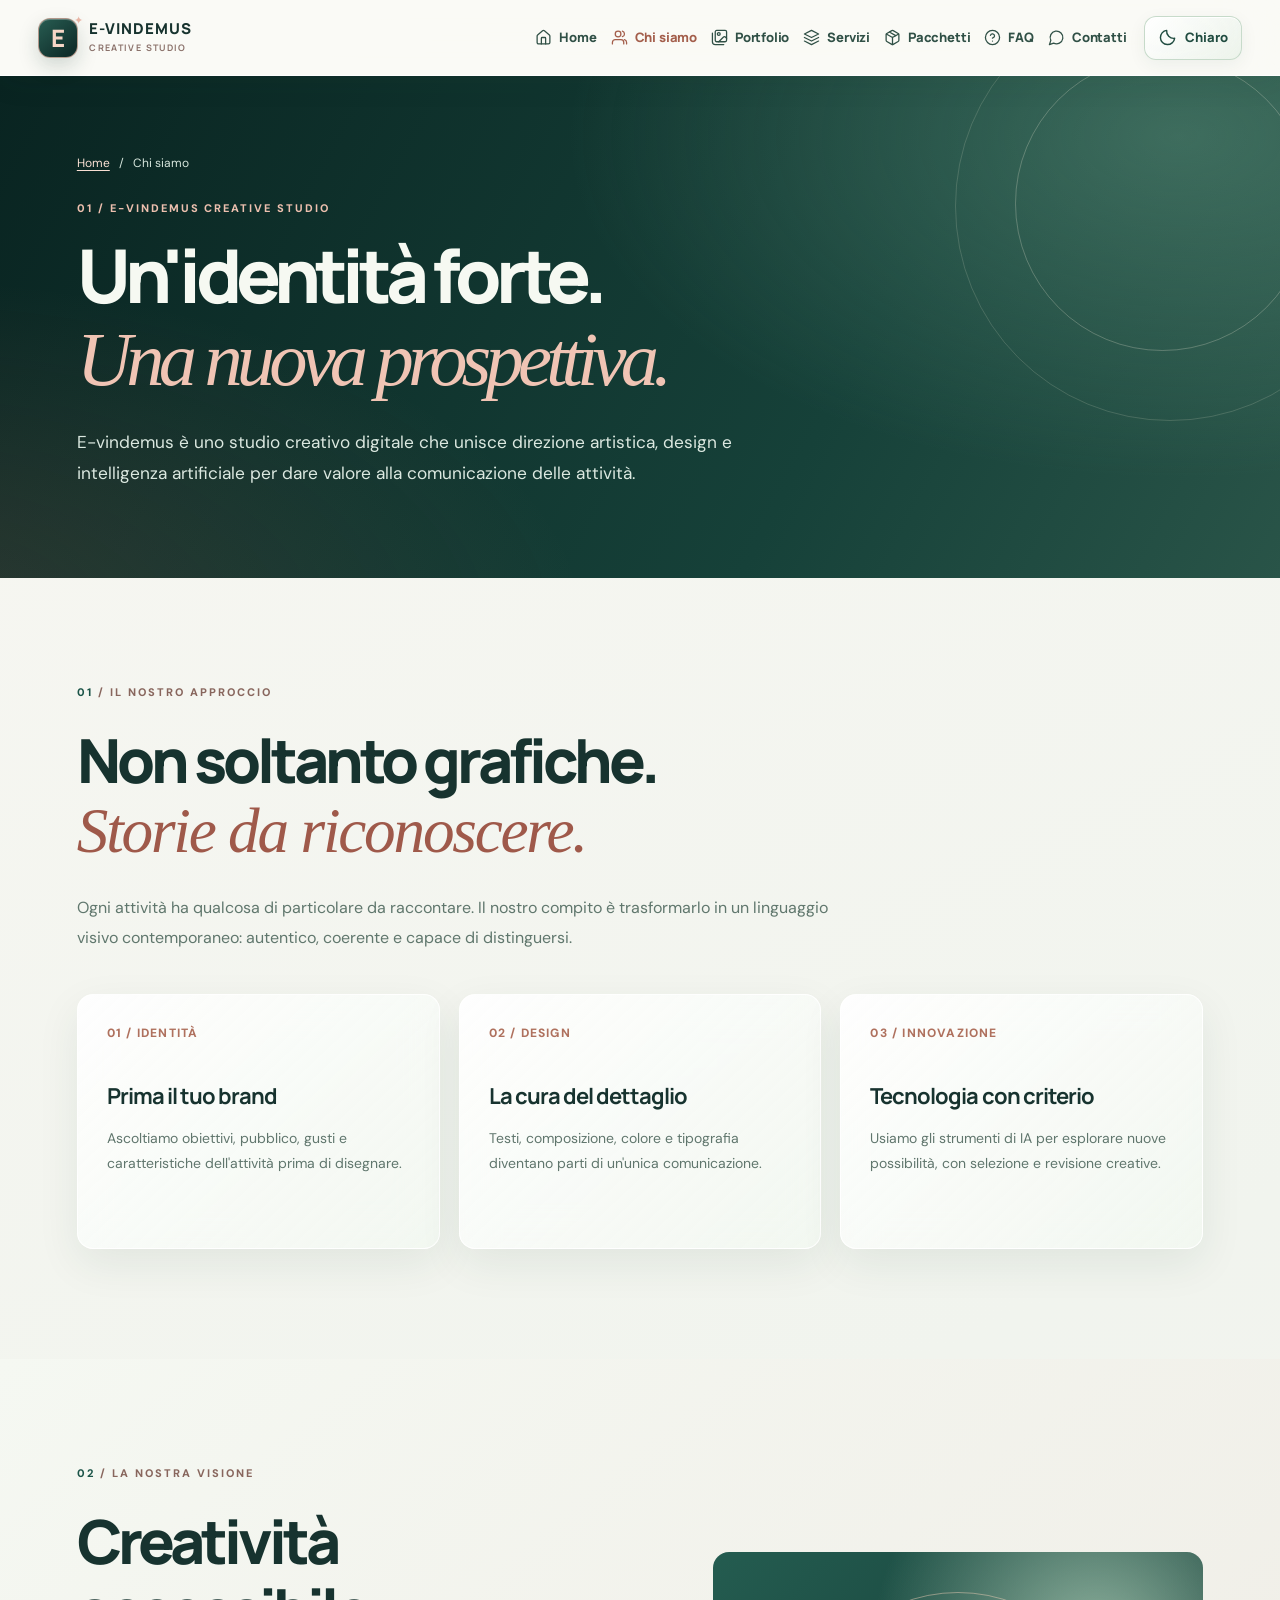
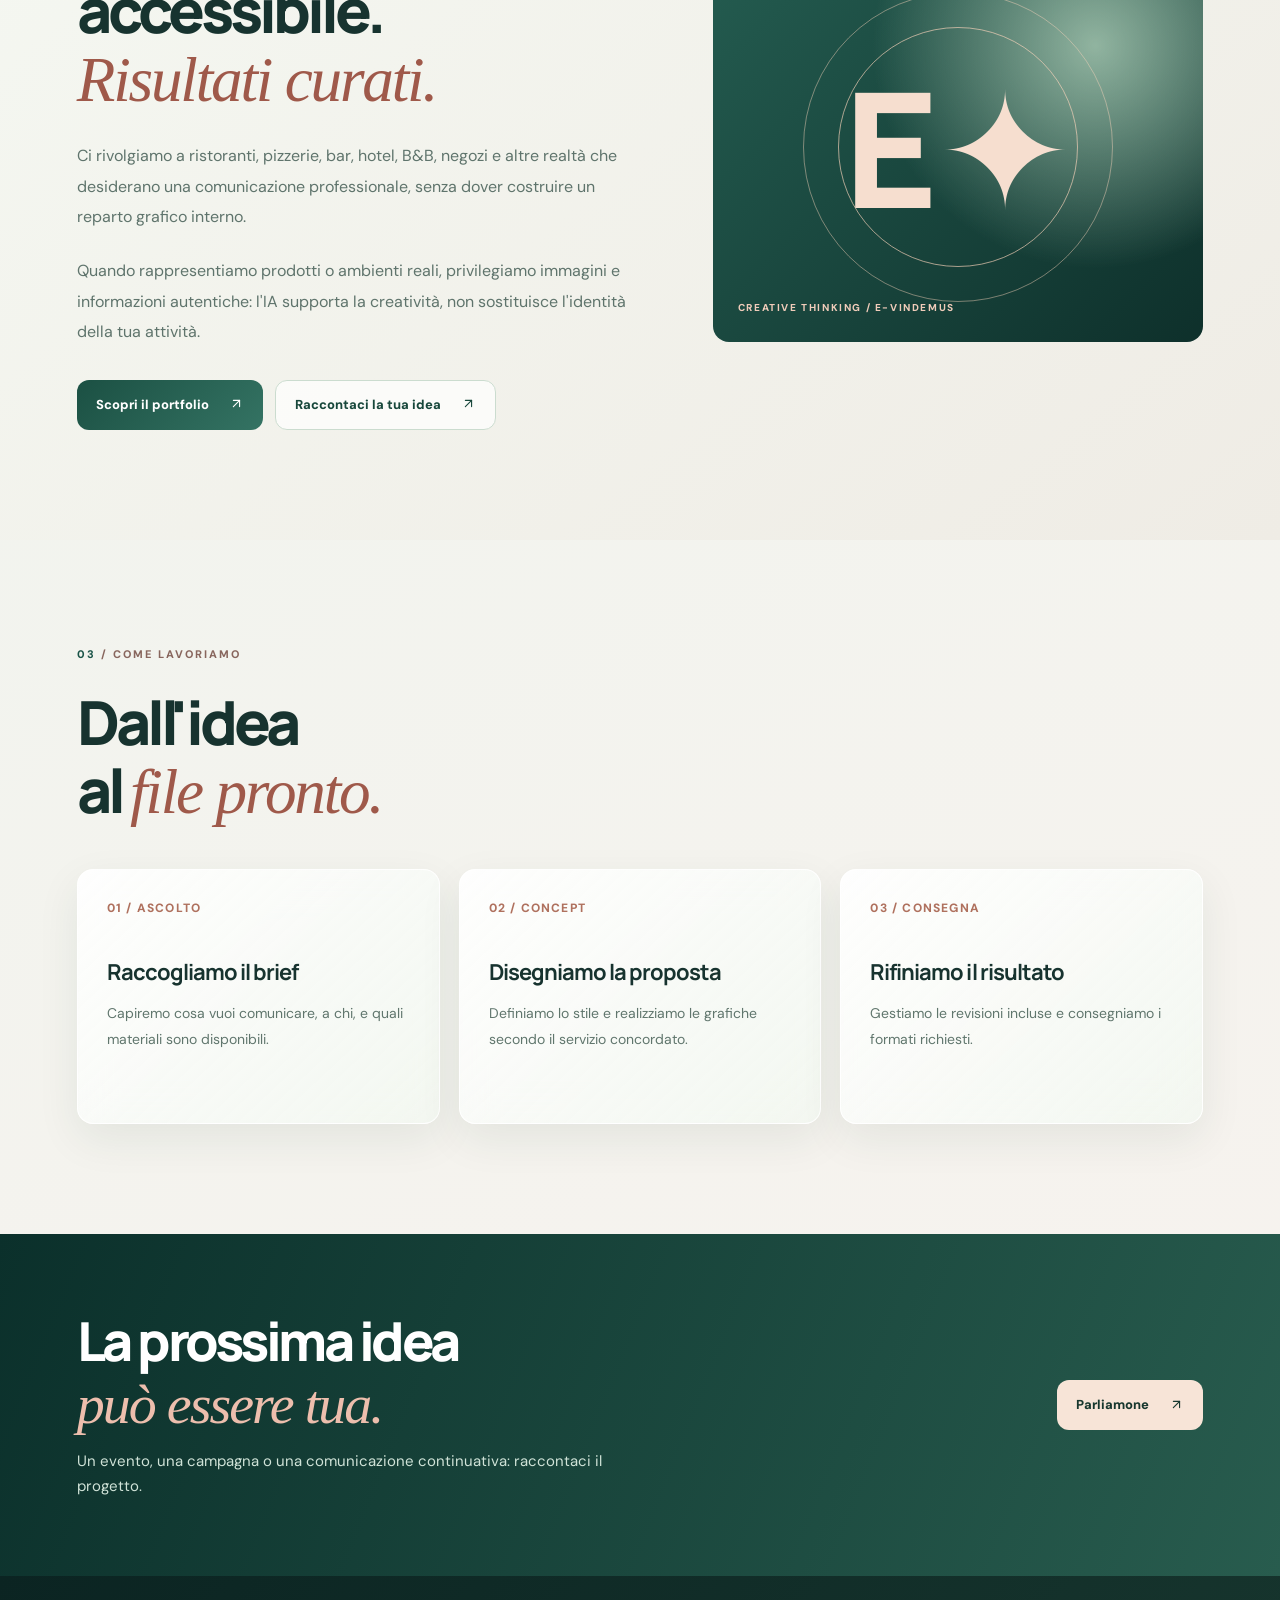
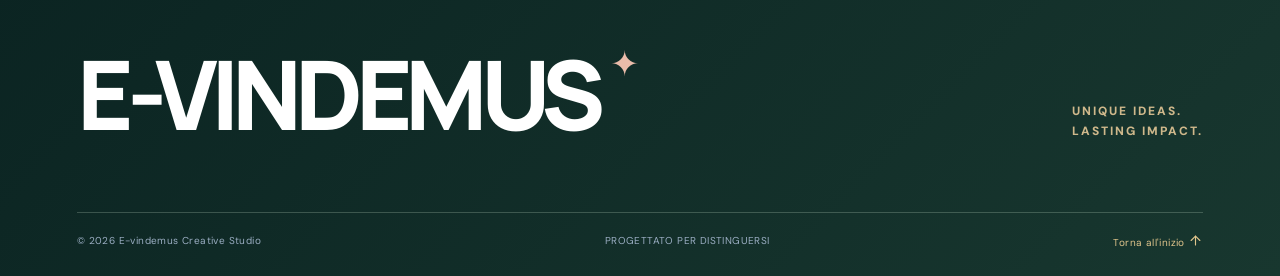
<file: chi-siamo.html>
<!DOCTYPE html>
<html lang="it"><head>
<meta charset="utf-8"><meta name="viewport" content="width=device-width, initial-scale=1">
<meta name="description" content="E-vindemus: studio creativo digitale che unisce grafica, direzione artistica e intelligenza artificiale."><meta name="theme-color" content="#132C2A">
<script src="assets/js/theme-init.js"></script>
<meta property="og:type" content="website"><meta property="og:title" content="Chi siamo | E-vindemus"><meta property="og:description" content="E-vindemus: studio creativo digitale che unisce grafica, direzione artistica e intelligenza artificiale.">
<title>Chi siamo | E-vindemus</title>
<link rel="preconnect" href="https://fonts.googleapis.com">
<link rel="preconnect" href="https://fonts.gstatic.com" crossorigin>
<link href="https://fonts.googleapis.com/css2?family=DM+Sans:wght@400;500;600;700;800&family=Manrope:wght@400;500;600;700;800&display=swap" rel="stylesheet">
<link rel="stylesheet" href="assets/css/base.css">
<link rel="stylesheet" href="assets/css/liquid-glass.css">
<link rel="stylesheet" href="assets/css/brand.css">
<link rel="stylesheet" href="assets/css/whatsapp.css">
<link rel="stylesheet" href="assets/css/pages.css">
<link rel="stylesheet" href="assets/css/icons.css">
<link rel="stylesheet" href="assets/css/theme.css">
<link rel="stylesheet" href="assets/css/campaigns.css">
<script defer src="assets/js/config.js"></script>
<script defer src="assets/js/site.js"></script>
<script defer src="assets/js/theme.js"></script>
</head><body><div id="ev-vindemus">
<header class="ev-header">
<a class="ev-brand" href="index.html" aria-label="E-vindemus: torna alla homepage"><span class="ev-monogram">E<span>✦</span></span><span class="ev-wordmark">E-VINDEMUS<small>CREATIVE STUDIO</small></span></a>
<nav class="ev-nav" id="ev-navigation" aria-label="Navigazione principale">
<a href="index.html"><svg class="ev-icon ev-nav-icon ev-icon--house" data-icon="house" xmlns="http://www.w3.org/2000/svg" viewBox="0 0 24 24" width="24" height="24" fill="none" stroke="currentColor" stroke-width="1.8" stroke-linecap="round" stroke-linejoin="round" aria-hidden="true" focusable="false"><path d="M15 21v-8a1 1 0 0 0-1-1h-4a1 1 0 0 0-1 1v8"/><path d="M3 10a2 2 0 0 1 .709-1.528l7-6a2 2 0 0 1 2.582 0l7 6A2 2 0 0 1 21 10v9a2 2 0 0 1-2 2H5a2 2 0 0 1-2-2z"/></svg><span>Home</span></a>
<a href="chi-siamo.html" aria-current="page"><svg class="ev-icon ev-nav-icon ev-icon--users" data-icon="users" xmlns="http://www.w3.org/2000/svg" viewBox="0 0 24 24" width="24" height="24" fill="none" stroke="currentColor" stroke-width="1.8" stroke-linecap="round" stroke-linejoin="round" aria-hidden="true" focusable="false"><path d="M18 21v-2a4 4 0 0 0-4-4H6a4 4 0 0 0-4 4v2"/><circle cx="10" cy="7" r="4"/><path d="M22 21v-2a4 4 0 0 0-3-3.87M16 3.13a4 4 0 0 1 0 7.75"/></svg><span>Chi siamo</span></a>
<a href="portfolio.html"><svg class="ev-icon ev-nav-icon ev-icon--images" data-icon="images" xmlns="http://www.w3.org/2000/svg" viewBox="0 0 24 24" width="24" height="24" fill="none" stroke="currentColor" stroke-width="1.8" stroke-linecap="round" stroke-linejoin="round" aria-hidden="true" focusable="false"><rect width="16" height="16" x="6" y="2" rx="2"/><path d="M2 6v12a4 4 0 0 0 4 4h12"/><circle cx="11" cy="7" r="2"/><path d="m22 13-1.296-1.296a2.41 2.41 0 0 0-3.408 0L11 18"/></svg><span>Portfolio</span></a>
<a href="servizi.html"><svg class="ev-icon ev-nav-icon ev-icon--layers" data-icon="layers" xmlns="http://www.w3.org/2000/svg" viewBox="0 0 24 24" width="24" height="24" fill="none" stroke="currentColor" stroke-width="1.8" stroke-linecap="round" stroke-linejoin="round" aria-hidden="true" focusable="false"><path d="m12 2 10 5-10 5L2 7l10-5z"/><path d="m2 12 10 5 10-5M2 17l10 5 10-5"/></svg><span>Servizi</span></a>
<a href="pacchetti.html"><svg class="ev-icon ev-nav-icon ev-icon--package" data-icon="package" xmlns="http://www.w3.org/2000/svg" viewBox="0 0 24 24" width="24" height="24" fill="none" stroke="currentColor" stroke-width="1.8" stroke-linecap="round" stroke-linejoin="round" aria-hidden="true" focusable="false"><path d="m7.5 4.27 9 5.15M21 8a2 2 0 0 0-1-1.73l-7-4a2 2 0 0 0-2 0l-7 4A2 2 0 0 0 3 8v8a2 2 0 0 0 1 1.73l7 4a2 2 0 0 0 2 0l7-4A2 2 0 0 0 21 16z"/><path d="m3.3 7 8.7 5 8.7-5M12 22V12"/></svg><span>Pacchetti</span></a>
<a href="faq.html"><svg class="ev-icon ev-nav-icon ev-icon--circle-help" data-icon="circle-help" xmlns="http://www.w3.org/2000/svg" viewBox="0 0 24 24" width="24" height="24" fill="none" stroke="currentColor" stroke-width="1.8" stroke-linecap="round" stroke-linejoin="round" aria-hidden="true" focusable="false"><circle cx="12" cy="12" r="10"/><path d="M9.09 9a3 3 0 0 1 5.83 1c0 2-3 3-3 3M12 17h.01"/></svg><span>FAQ</span></a>
<a href="contatti.html"><svg class="ev-icon ev-nav-icon ev-icon--message-circle" data-icon="message-circle" xmlns="http://www.w3.org/2000/svg" viewBox="0 0 24 24" width="24" height="24" fill="none" stroke="currentColor" stroke-width="1.8" stroke-linecap="round" stroke-linejoin="round" aria-hidden="true" focusable="false"><path d="M7.9 20A9 9 0 1 0 4 16.1L2 22Z"/></svg><span>Contatti</span></a>
</nav>
<a class="ev-header-cta" href="contatti.html">Parliamo del tuo brand <span aria-hidden="true"><svg class="ev-icon ev-icon--arrow-up-right" data-icon="arrow-up-right" xmlns="http://www.w3.org/2000/svg" viewBox="0 0 24 24" width="24" height="24" fill="none" stroke="currentColor" stroke-width="1.8" stroke-linecap="round" stroke-linejoin="round" aria-hidden="true" focusable="false"><path d="M7 7h10v10"/><path d="M7 17 17 7"/></svg></span></a>
<button class="ev-theme-toggle" type="button" aria-label="Attiva il tema scuro" aria-pressed="false" title="Attiva il tema scuro"><svg class="ev-icon ev-theme-moon" xmlns="http://www.w3.org/2000/svg" viewBox="0 0 24 24" width="20" height="20" fill="none" stroke="currentColor" stroke-width="1.8" stroke-linecap="round" stroke-linejoin="round" aria-hidden="true" focusable="false"><path d="M20.99 13.05A9 9 0 0 1 10.95 3.01 9 9 0 1 0 20.99 13.05Z"/></svg><svg class="ev-icon ev-theme-sun" xmlns="http://www.w3.org/2000/svg" viewBox="0 0 24 24" width="20" height="20" fill="none" stroke="currentColor" stroke-width="1.8" stroke-linecap="round" stroke-linejoin="round" aria-hidden="true" focusable="false"><circle cx="12" cy="12" r="4"/><path d="M12 2v2m0 16v2M4.93 4.93l1.42 1.42m11.3 11.3 1.42 1.42M2 12h2m16 0h2M4.93 19.07l1.42-1.42m11.3-11.3 1.42-1.42"/></svg><span class="ev-theme-label">Chiaro</span></button>
<button class="ev-menu-toggle" type="button" aria-expanded="false" aria-controls="ev-navigation" aria-label="Apri il menu"><svg class="ev-icon ev-icon--menu ev-icon-menu" data-icon="menu" xmlns="http://www.w3.org/2000/svg" viewBox="0 0 24 24" width="24" height="24" fill="none" stroke="currentColor" stroke-width="1.8" stroke-linecap="round" stroke-linejoin="round" aria-hidden="true" focusable="false"><path d="M4 6h16M4 12h16M4 18h16"/></svg><svg class="ev-icon ev-icon--x ev-icon-close" data-icon="x" xmlns="http://www.w3.org/2000/svg" viewBox="0 0 24 24" width="24" height="24" fill="none" stroke="currentColor" stroke-width="1.8" stroke-linecap="round" stroke-linejoin="round" aria-hidden="true" focusable="false"><path d="M18 6 6 18M6 6l12 12"/></svg></button>
</header>
<main id="ev-main">
<section class="ev-inner-hero"><div class="ev-layout"><div class="ev-breadcrumb"><a href="index.html">Home</a><span>/</span><span>Chi siamo</span></div><div class="ev-page-kicker">01 / E-VINDEMUS CREATIVE STUDIO</div><h1>Un'identità forte.<br><em>Una nuova prospettiva.</em></h1><p>E-vindemus è uno studio creativo digitale che unisce direzione artistica, design e intelligenza artificiale per dare valore alla comunicazione delle attività.</p></div>
</section>
<section class="ev-layout ev-page-section"><div class="ev-section-label"><span>01</span> / IL NOSTRO APPROCCIO</div><h2>Non soltanto grafiche.<br><em>Storie da riconoscere.</em></h2><p class="ev-page-lead">Ogni attività ha qualcosa di particolare da raccontare. Il nostro compito è trasformarlo in un linguaggio visivo contemporaneo: autentico, coerente e capace di distinguersi.</p>
<div class="ev-feature-grid">
<article class="ev-feature-card ev-reveal"><span class="ev-feature-index">01 / IDENTITÀ</span><h3>Prima il tuo brand</h3><p>Ascoltiamo obiettivi, pubblico, gusti e caratteristiche dell'attività prima di disegnare.</p>
</article>
<article class="ev-feature-card ev-reveal"><span class="ev-feature-index">02 / DESIGN</span><h3>La cura del dettaglio</h3><p>Testi, composizione, colore e tipografia diventano parti di un'unica comunicazione.</p>
</article>
<article class="ev-feature-card ev-reveal"><span class="ev-feature-index">03 / INNOVAZIONE</span><h3>Tecnologia con criterio</h3><p>Usiamo gli strumenti di IA per esplorare nuove possibilità, con selezione e revisione creative.</p>
</article>
</div>
</section>
<section class="ev-page-section ev-page-section--soft"><div class="ev-layout ev-story"><div class="ev-reveal"><div class="ev-section-label"><span>02</span> / LA NOSTRA VISIONE</div><h2>Creatività accessibile.<br><em>Risultati curati.</em></h2><p>Ci rivolgiamo a ristoranti, pizzerie, bar, hotel, B&amp;B, negozi e altre realtà che desiderano una comunicazione professionale, senza dover costruire un reparto grafico interno.</p><p>Quando rappresentiamo prodotti o ambienti reali, privilegiamo immagini e informazioni autentiche: l'IA supporta la creatività, non sostituisce l'identità della tua attività.</p><div class="ev-page-actions"><a class="ev-page-button" href="portfolio.html">Scopri il portfolio <span><svg class="ev-icon ev-icon--arrow-up-right" data-icon="arrow-up-right" xmlns="http://www.w3.org/2000/svg" viewBox="0 0 24 24" width="24" height="24" fill="none" stroke="currentColor" stroke-width="1.8" stroke-linecap="round" stroke-linejoin="round" aria-hidden="true" focusable="false"><path d="M7 7h10v10"/><path d="M7 17 17 7"/></svg></span></a><a class="ev-page-button ev-page-button--line" href="contatti.html">Raccontaci la tua idea <span><svg class="ev-icon ev-icon--arrow-up-right" data-icon="arrow-up-right" xmlns="http://www.w3.org/2000/svg" viewBox="0 0 24 24" width="24" height="24" fill="none" stroke="currentColor" stroke-width="1.8" stroke-linecap="round" stroke-linejoin="round" aria-hidden="true" focusable="false"><path d="M7 7h10v10"/><path d="M7 17 17 7"/></svg></span></a></div></div><div class="ev-story-art ev-reveal" role="img" aria-label="Monogramma E-vindemus decorativo"><strong>E✦</strong><small>CREATIVE THINKING / E-VINDEMUS</small></div></div>
</section>
<section class="ev-page-section ev-layout"><div class="ev-section-label"><span>03</span> / COME LAVORIAMO</div><h2>Dall'idea<br>al <em>file pronto.</em></h2><div class="ev-feature-grid">
<article class="ev-feature-card"><span class="ev-feature-index">01 / ASCOLTO</span><h3>Raccogliamo il brief</h3><p>Capiremo cosa vuoi comunicare, a chi, e quali materiali sono disponibili.</p>
</article>
<article class="ev-feature-card"><span class="ev-feature-index">02 / CONCEPT</span><h3>Disegniamo la proposta</h3><p>Definiamo lo stile e realizziamo le grafiche secondo il servizio concordato.</p>
</article>
<article class="ev-feature-card"><span class="ev-feature-index">03 / CONSEGNA</span><h3>Rifiniamo il risultato</h3><p>Gestiamo le revisioni incluse e consegniamo i formati richiesti.</p>
</article>
</div>
</section>
<section class="ev-page-cta"><div class="ev-layout"><div><h2>La prossima idea<br><em>può essere tua.</em></h2><p>Un evento, una campagna o una comunicazione continuativa: raccontaci il progetto.</p></div><a class="ev-page-button" href="contatti.html">Parliamone <span aria-hidden="true"><svg class="ev-icon ev-icon--arrow-up-right" data-icon="arrow-up-right" xmlns="http://www.w3.org/2000/svg" viewBox="0 0 24 24" width="24" height="24" fill="none" stroke="currentColor" stroke-width="1.8" stroke-linecap="round" stroke-linejoin="round" aria-hidden="true" focusable="false"><path d="M7 7h10v10"/><path d="M7 17 17 7"/></svg></span></a></div>
</section>
</main>
<footer class="ev-footer"><div class="ev-layout"><div class="ev-footer-top"><div class="ev-footer-name">E-VINDEMUS<span>✦</span></div><p>UNIQUE IDEAS.<br>LASTING IMPACT.</p></div><div class="ev-footer-bottom"><span>© <span id="ev-year">2026</span> E-vindemus Creative Studio</span><span>PROGETTATO PER DISTINGUERSI</span><a href="index.html">Torna all'inizio <svg class="ev-icon ev-icon--arrow-up" data-icon="arrow-up" xmlns="http://www.w3.org/2000/svg" viewBox="0 0 24 24" width="24" height="24" fill="none" stroke="currentColor" stroke-width="1.8" stroke-linecap="round" stroke-linejoin="round" aria-hidden="true" focusable="false"><path d="m5 12 7-7 7 7"/><path d="M12 19V5"/></svg></a></div></div></footer>
</div></body></html>
</file>
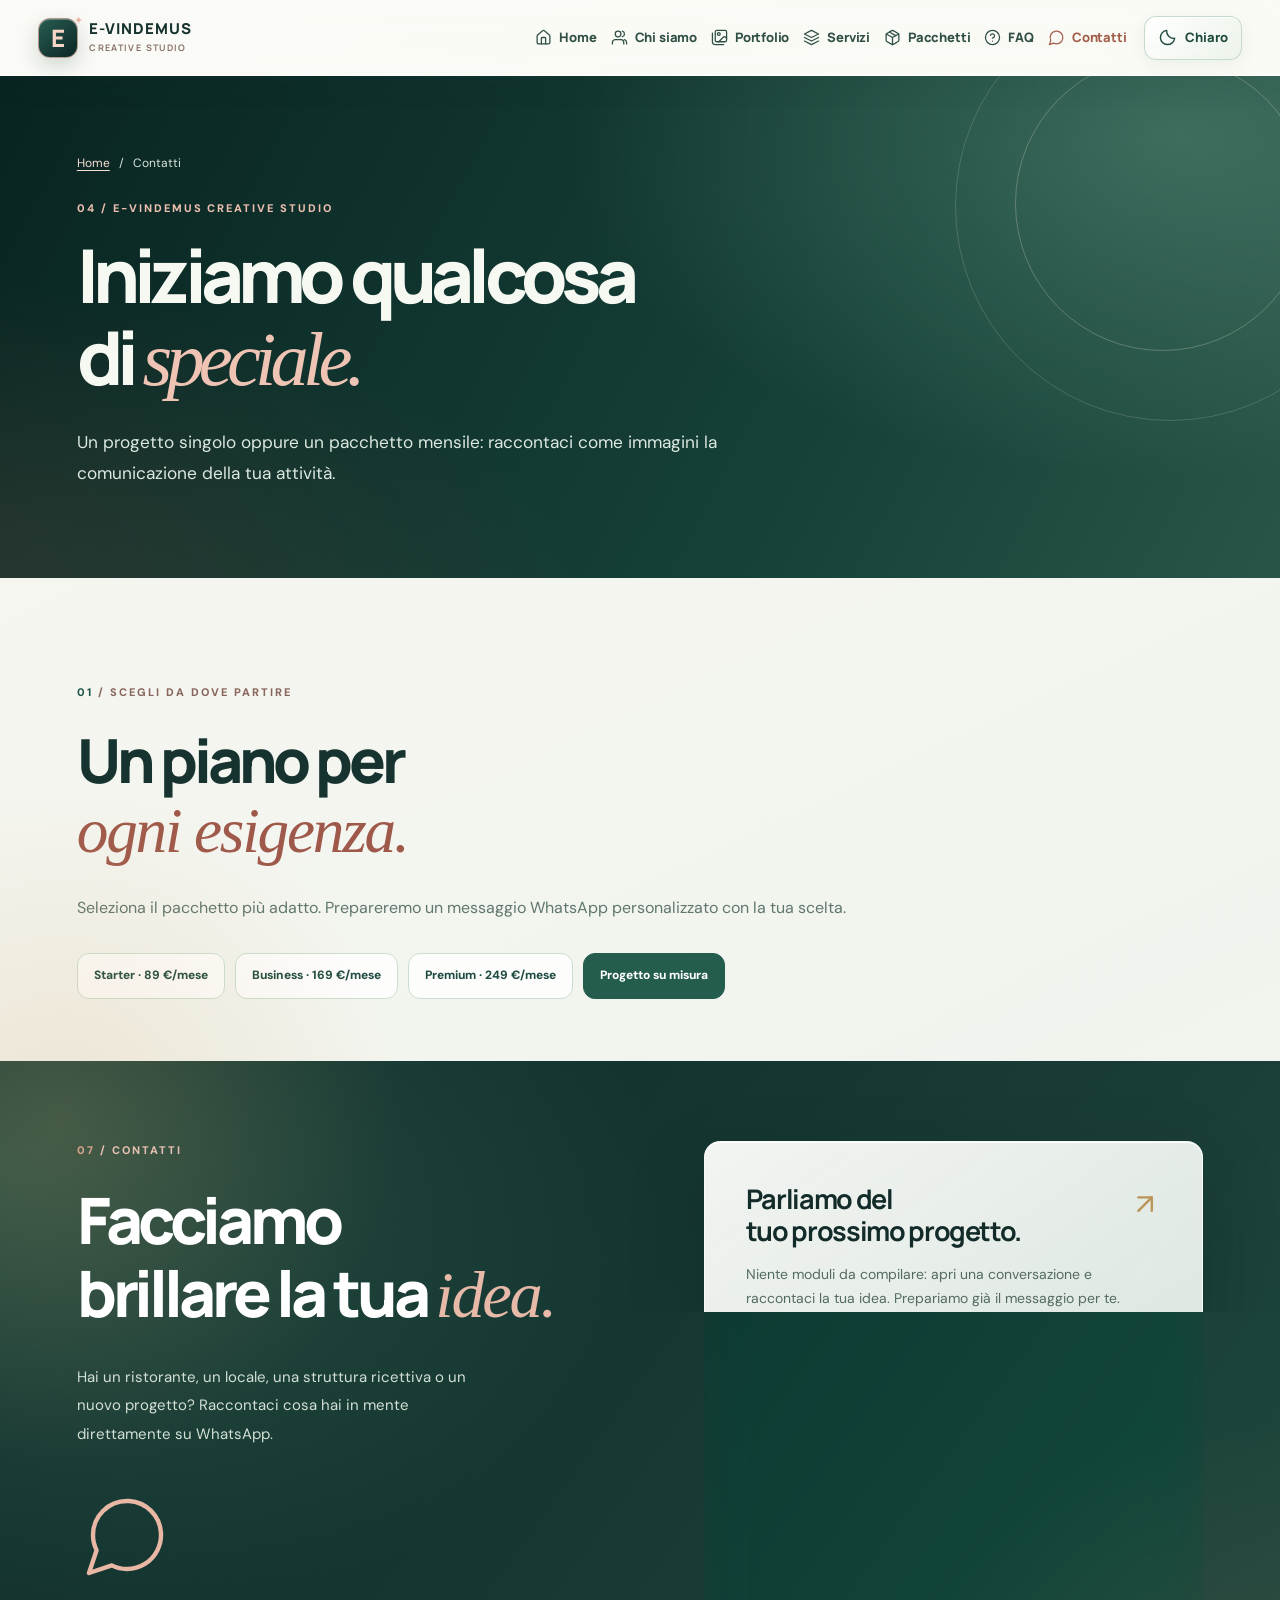
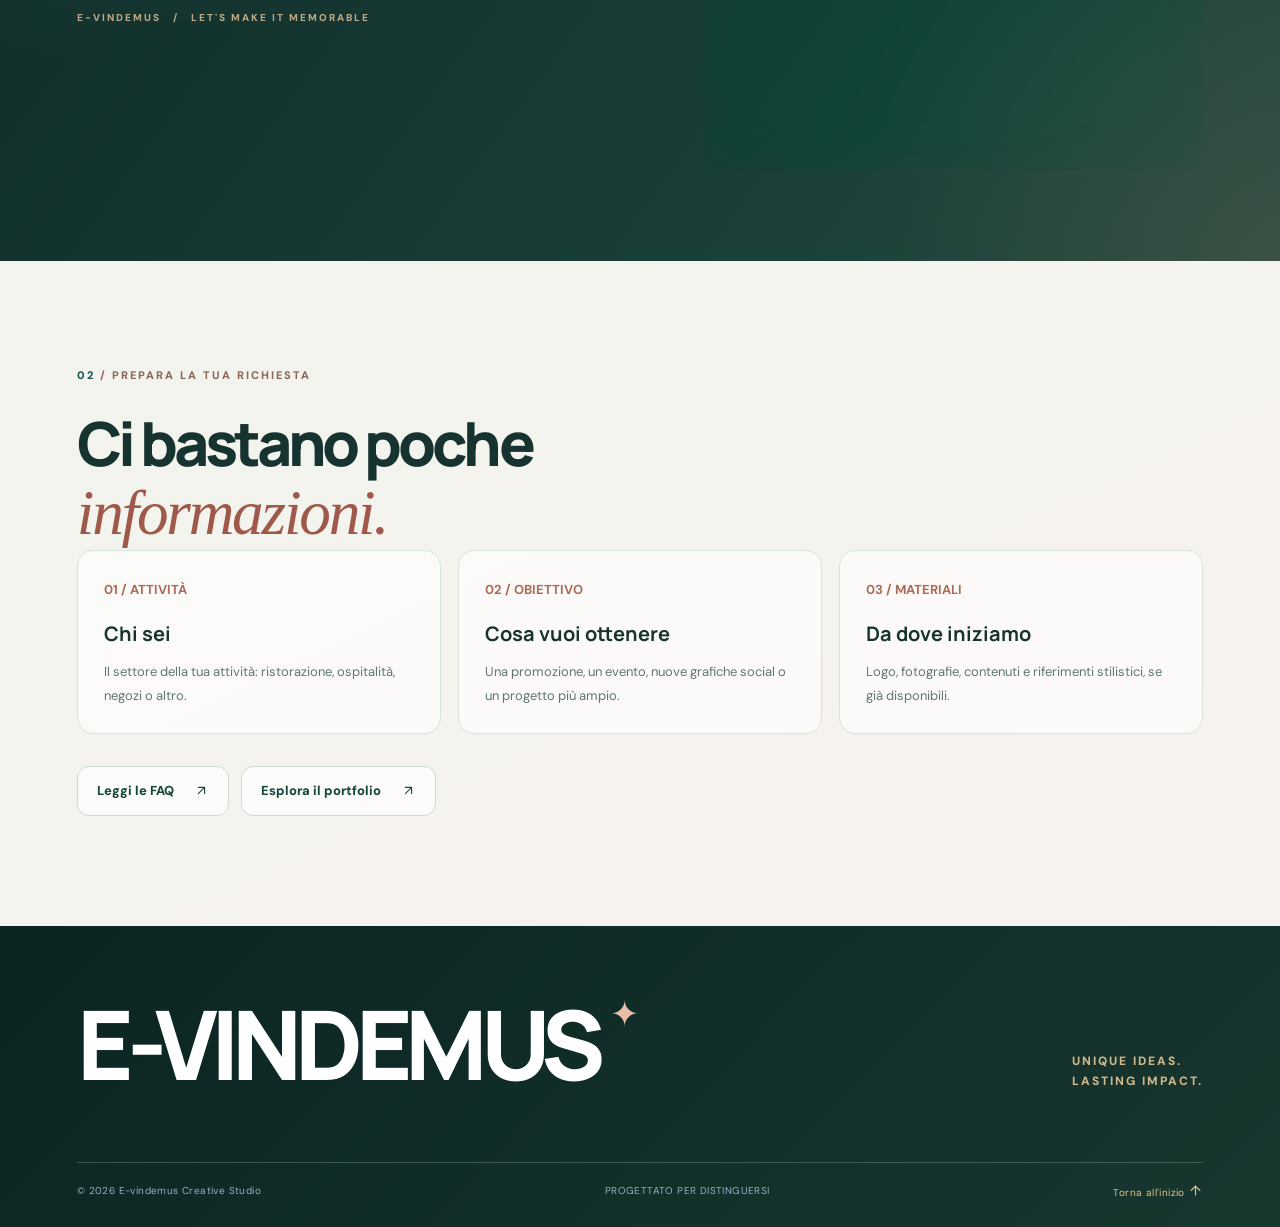
<file: contatti.html>
<!DOCTYPE html>
<html lang="it"><head>
<meta charset="utf-8"><meta name="viewport" content="width=device-width, initial-scale=1">
<meta name="description" content="Richiedi un preventivo per grafiche pubblicitarie, social e pacchetti mensili E-vindemus."><meta name="theme-color" content="#132C2A">
<script src="assets/js/theme-init.js"></script>
<meta property="og:type" content="website"><meta property="og:title" content="Contattaci | E-vindemus"><meta property="og:description" content="Richiedi un preventivo per grafiche pubblicitarie, social e pacchetti mensili E-vindemus.">
<title>Contattaci | E-vindemus</title>
<link rel="preconnect" href="https://fonts.googleapis.com">
<link rel="preconnect" href="https://fonts.gstatic.com" crossorigin>
<link href="https://fonts.googleapis.com/css2?family=DM+Sans:wght@400;500;600;700;800&family=Manrope:wght@400;500;600;700;800&display=swap" rel="stylesheet">
<link rel="stylesheet" href="assets/css/base.css">
<link rel="stylesheet" href="assets/css/liquid-glass.css">
<link rel="stylesheet" href="assets/css/brand.css">
<link rel="stylesheet" href="assets/css/whatsapp.css">
<link rel="stylesheet" href="assets/css/pages.css">
<link rel="stylesheet" href="assets/css/icons.css">
<link rel="stylesheet" href="assets/css/theme.css">
<link rel="stylesheet" href="assets/css/campaigns.css">
<script defer src="assets/js/config.js"></script>
<script defer src="assets/js/site.js"></script>
<script defer src="assets/js/theme.js"></script>
</head><body><div id="ev-vindemus">
<header class="ev-header">
<a class="ev-brand" href="index.html" aria-label="E-vindemus: torna alla homepage"><span class="ev-monogram">E<span>✦</span></span><span class="ev-wordmark">E-VINDEMUS<small>CREATIVE STUDIO</small></span></a>
<nav class="ev-nav" id="ev-navigation" aria-label="Navigazione principale">
<a href="index.html"><svg class="ev-icon ev-nav-icon ev-icon--house" data-icon="house" xmlns="http://www.w3.org/2000/svg" viewBox="0 0 24 24" width="24" height="24" fill="none" stroke="currentColor" stroke-width="1.8" stroke-linecap="round" stroke-linejoin="round" aria-hidden="true" focusable="false"><path d="M15 21v-8a1 1 0 0 0-1-1h-4a1 1 0 0 0-1 1v8"/><path d="M3 10a2 2 0 0 1 .709-1.528l7-6a2 2 0 0 1 2.582 0l7 6A2 2 0 0 1 21 10v9a2 2 0 0 1-2 2H5a2 2 0 0 1-2-2z"/></svg><span>Home</span></a>
<a href="chi-siamo.html"><svg class="ev-icon ev-nav-icon ev-icon--users" data-icon="users" xmlns="http://www.w3.org/2000/svg" viewBox="0 0 24 24" width="24" height="24" fill="none" stroke="currentColor" stroke-width="1.8" stroke-linecap="round" stroke-linejoin="round" aria-hidden="true" focusable="false"><path d="M18 21v-2a4 4 0 0 0-4-4H6a4 4 0 0 0-4 4v2"/><circle cx="10" cy="7" r="4"/><path d="M22 21v-2a4 4 0 0 0-3-3.87M16 3.13a4 4 0 0 1 0 7.75"/></svg><span>Chi siamo</span></a>
<a href="portfolio.html"><svg class="ev-icon ev-nav-icon ev-icon--images" data-icon="images" xmlns="http://www.w3.org/2000/svg" viewBox="0 0 24 24" width="24" height="24" fill="none" stroke="currentColor" stroke-width="1.8" stroke-linecap="round" stroke-linejoin="round" aria-hidden="true" focusable="false"><rect width="16" height="16" x="6" y="2" rx="2"/><path d="M2 6v12a4 4 0 0 0 4 4h12"/><circle cx="11" cy="7" r="2"/><path d="m22 13-1.296-1.296a2.41 2.41 0 0 0-3.408 0L11 18"/></svg><span>Portfolio</span></a>
<a href="servizi.html"><svg class="ev-icon ev-nav-icon ev-icon--layers" data-icon="layers" xmlns="http://www.w3.org/2000/svg" viewBox="0 0 24 24" width="24" height="24" fill="none" stroke="currentColor" stroke-width="1.8" stroke-linecap="round" stroke-linejoin="round" aria-hidden="true" focusable="false"><path d="m12 2 10 5-10 5L2 7l10-5z"/><path d="m2 12 10 5 10-5M2 17l10 5 10-5"/></svg><span>Servizi</span></a>
<a href="pacchetti.html"><svg class="ev-icon ev-nav-icon ev-icon--package" data-icon="package" xmlns="http://www.w3.org/2000/svg" viewBox="0 0 24 24" width="24" height="24" fill="none" stroke="currentColor" stroke-width="1.8" stroke-linecap="round" stroke-linejoin="round" aria-hidden="true" focusable="false"><path d="m7.5 4.27 9 5.15M21 8a2 2 0 0 0-1-1.73l-7-4a2 2 0 0 0-2 0l-7 4A2 2 0 0 0 3 8v8a2 2 0 0 0 1 1.73l7 4a2 2 0 0 0 2 0l7-4A2 2 0 0 0 21 16z"/><path d="m3.3 7 8.7 5 8.7-5M12 22V12"/></svg><span>Pacchetti</span></a>
<a href="faq.html"><svg class="ev-icon ev-nav-icon ev-icon--circle-help" data-icon="circle-help" xmlns="http://www.w3.org/2000/svg" viewBox="0 0 24 24" width="24" height="24" fill="none" stroke="currentColor" stroke-width="1.8" stroke-linecap="round" stroke-linejoin="round" aria-hidden="true" focusable="false"><circle cx="12" cy="12" r="10"/><path d="M9.09 9a3 3 0 0 1 5.83 1c0 2-3 3-3 3M12 17h.01"/></svg><span>FAQ</span></a>
<a href="contatti.html" aria-current="page"><svg class="ev-icon ev-nav-icon ev-icon--message-circle" data-icon="message-circle" xmlns="http://www.w3.org/2000/svg" viewBox="0 0 24 24" width="24" height="24" fill="none" stroke="currentColor" stroke-width="1.8" stroke-linecap="round" stroke-linejoin="round" aria-hidden="true" focusable="false"><path d="M7.9 20A9 9 0 1 0 4 16.1L2 22Z"/></svg><span>Contatti</span></a>
</nav>
<a class="ev-header-cta" href="contatti.html">Parliamo del tuo brand <span aria-hidden="true"><svg class="ev-icon ev-icon--arrow-up-right" data-icon="arrow-up-right" xmlns="http://www.w3.org/2000/svg" viewBox="0 0 24 24" width="24" height="24" fill="none" stroke="currentColor" stroke-width="1.8" stroke-linecap="round" stroke-linejoin="round" aria-hidden="true" focusable="false"><path d="M7 7h10v10"/><path d="M7 17 17 7"/></svg></span></a>
<button class="ev-theme-toggle" type="button" aria-label="Attiva il tema scuro" aria-pressed="false" title="Attiva il tema scuro"><svg class="ev-icon ev-theme-moon" xmlns="http://www.w3.org/2000/svg" viewBox="0 0 24 24" width="20" height="20" fill="none" stroke="currentColor" stroke-width="1.8" stroke-linecap="round" stroke-linejoin="round" aria-hidden="true" focusable="false"><path d="M20.99 13.05A9 9 0 0 1 10.95 3.01 9 9 0 1 0 20.99 13.05Z"/></svg><svg class="ev-icon ev-theme-sun" xmlns="http://www.w3.org/2000/svg" viewBox="0 0 24 24" width="20" height="20" fill="none" stroke="currentColor" stroke-width="1.8" stroke-linecap="round" stroke-linejoin="round" aria-hidden="true" focusable="false"><circle cx="12" cy="12" r="4"/><path d="M12 2v2m0 16v2M4.93 4.93l1.42 1.42m11.3 11.3 1.42 1.42M2 12h2m16 0h2M4.93 19.07l1.42-1.42m11.3-11.3 1.42-1.42"/></svg><span class="ev-theme-label">Chiaro</span></button>
<button class="ev-menu-toggle" type="button" aria-expanded="false" aria-controls="ev-navigation" aria-label="Apri il menu"><svg class="ev-icon ev-icon--menu ev-icon-menu" data-icon="menu" xmlns="http://www.w3.org/2000/svg" viewBox="0 0 24 24" width="24" height="24" fill="none" stroke="currentColor" stroke-width="1.8" stroke-linecap="round" stroke-linejoin="round" aria-hidden="true" focusable="false"><path d="M4 6h16M4 12h16M4 18h16"/></svg><svg class="ev-icon ev-icon--x ev-icon-close" data-icon="x" xmlns="http://www.w3.org/2000/svg" viewBox="0 0 24 24" width="24" height="24" fill="none" stroke="currentColor" stroke-width="1.8" stroke-linecap="round" stroke-linejoin="round" aria-hidden="true" focusable="false"><path d="M18 6 6 18M6 6l12 12"/></svg></button>
</header>
<main id="ev-main">
<section class="ev-inner-hero"><div class="ev-layout"><div class="ev-breadcrumb"><a href="index.html">Home</a><span>/</span><span>Contatti</span></div><div class="ev-page-kicker">04 / E-VINDEMUS CREATIVE STUDIO</div><h1>Iniziamo qualcosa<br>di <em>speciale.</em></h1><p>Un progetto singolo oppure un pacchetto mensile: raccontaci come immagini la comunicazione della tua attività.</p></div>
</section>
<section class="ev-page-section ev-layout" style="padding-bottom:62px"><div class="ev-section-label"><span>01</span> / SCEGLI DA DOVE PARTIRE</div><h2>Un piano per<br><em>ogni esigenza.</em></h2><p class="ev-page-lead">Seleziona il pacchetto più adatto. Prepareremo un messaggio WhatsApp personalizzato con la tua scelta.</p>
<div class="ev-plan-choices" role="group" aria-label="Scegli un piano"><a href="?piano=Starter" data-select-plan="Starter">Starter · 89 €/mese</a><a href="?piano=Business" data-select-plan="Business">Business · 169 €/mese</a><a href="?piano=Premium" data-select-plan="Premium">Premium · 249 €/mese</a><a href="contatti.html" data-select-plan="Personalizzato">Progetto su misura</a></div>
</section>
<section class="ev-contact ev-contact--page" id="ev-contatti">
      <div class="ev-layout ev-contact-grid">
        <div class="ev-contact-copy ev-reveal">
          <div class="ev-section-label ev-light-label"><span>07</span> / CONTATTI</div>
          <h2>Facciamo<br>brillare la tua <em>idea.</em></h2>
          <p>Hai un ristorante, un locale, una struttura ricettiva o un nuovo progetto? Raccontaci cosa hai in mente direttamente su WhatsApp.</p>
          <div class="ev-contact-goldmark" aria-hidden="true"><svg class="ev-icon ev-icon--message-circle" data-icon="message-circle" xmlns="http://www.w3.org/2000/svg" viewBox="0 0 24 24" width="24" height="24" fill="none" stroke="currentColor" stroke-width="1.8" stroke-linecap="round" stroke-linejoin="round" aria-hidden="true" focusable="false"><path d="M21 11.5a8.4 8.4 0 0 1-.9 3.8 8.5 8.5 0 0 1-7.6 4.7 8.4 8.4 0 0 1-3.8-.9L3 21l1.9-5.7a8.4 8.4 0 0 1-.9-3.8A8.5 8.5 0 0 1 12.5 3H13a8.5 8.5 0 0 1 8 8v.5Z"/></svg></div>
          <div class="ev-contact-small">E-VINDEMUS &nbsp; / &nbsp; LET'S MAKE IT MEMORABLE</div>
        </div>
        <div class="ev-contact-panel ev-whatsapp-panel ev-reveal">
          <div class="ev-contact-panel-top">
            <h3>Parliamo del<br>tuo prossimo progetto.</h3>
            <span aria-hidden="true"><svg class="ev-icon ev-icon--arrow-up-right" data-icon="arrow-up-right" xmlns="http://www.w3.org/2000/svg" viewBox="0 0 24 24" width="24" height="24" fill="none" stroke="currentColor" stroke-width="1.8" stroke-linecap="round" stroke-linejoin="round" aria-hidden="true" focusable="false"><path d="M7 7h10v10"/><path d="M7 17 17 7"/></svg></span>
          </div>
          <p class="ev-wa-lead">Niente moduli da compilare: apri una conversazione e raccontaci la tua idea. Prepariamo già il messaggio per te.</p>
          <div class="ev-wa-steps" aria-label="Come funziona">
            <div><span class="ev-wa-index">01</span><span>Scegli un pacchetto o un progetto su misura</span></div>
            <div><span class="ev-wa-index">02</span><span>Apri la chat con il messaggio già pronto</span></div>
            <div><span class="ev-wa-index">03</span><span>Definiamo insieme i dettagli della richiesta</span></div>
          </div>
          <div class="ev-wa-selection">
            <span>STAI RICHIEDENDO</span>
            <strong id="ev-wa-selected-plan">Un progetto personalizzato</strong>
          </div>
          <a id="ev-whatsapp-button" class="ev-wa-button" href="#ev-contatti" target="_blank" rel="noopener noreferrer" aria-label="Apri WhatsApp per parlare del progetto">
            <span class="ev-wa-button-icon" aria-hidden="true">
              <svg viewBox="0 0 32 32" xmlns="http://www.w3.org/2000/svg" fill="none" focusable="false">
                <path d="M16 3.7C9.2 3.7 3.7 9.2 3.7 16c0 2.2.6 4.3 1.7 6.2L3.5 28.5l6.5-1.7a12.2 12.2 0 0 0 6 1.5c6.8 0 12.3-5.5 12.3-12.3S22.8 3.7 16 3.7Z" stroke="currentColor" stroke-width="2.3" stroke-linejoin="round"/>
                <path d="M11.7 10.4c-.4-.8-.8-.8-1.1-.8h-.9c-.3 0-.7.1-1 .5-.3.4-1.3 1.3-1.3 3.1s1.3 3.6 1.5 3.8c.2.2 2.5 4.1 6.2 5.6 3.1 1.2 3.7 1 4.4.9s2.1-.9 2.4-1.7c.3-.8.3-1.5.2-1.7-.1-.2-.4-.3-.8-.5l-2.4-1.2c-.4-.2-.7-.3-1 .2-.3.4-1.1 1.3-1.3 1.5-.2.2-.5.2-.9 0-.4-.2-1.8-.7-3.3-2.1-1.2-1.1-2.1-2.5-2.3-2.9-.2-.4 0-.6.2-.8.2-.2.4-.5.6-.7.2-.2.3-.4.4-.7.1-.2 0-.5-.1-.7l-1.1-2.7Z" fill="currentColor" transform="translate(2 0) scale(.86)"/>
              </svg>
            </span>
            <span class="ev-wa-button-label">Parliamo su WhatsApp <small>Apri la conversazione</small></span>
            <span class="ev-wa-button-arrow" aria-hidden="true"><svg class="ev-icon ev-icon--arrow-up-right" data-icon="arrow-up-right" xmlns="http://www.w3.org/2000/svg" viewBox="0 0 24 24" width="24" height="24" fill="none" stroke="currentColor" stroke-width="1.8" stroke-linecap="round" stroke-linejoin="round" aria-hidden="true" focusable="false"><path d="M7 7h10v10"/><path d="M7 17 17 7"/></svg></span>
          </a>
          <p id="ev-wa-status" class="ev-wa-status" role="status" aria-live="polite">Prima della pubblicazione, configura il numero WhatsApp nel codice.</p>
          <a id="ev-external-site" class="ev-fullscreen-link" href="#" target="_blank" rel="noopener noreferrer" hidden>
            Apri il sito completo a schermo intero <span aria-hidden="true"><svg class="ev-icon ev-icon--arrow-up-right" data-icon="arrow-up-right" xmlns="http://www.w3.org/2000/svg" viewBox="0 0 24 24" width="24" height="24" fill="none" stroke="currentColor" stroke-width="1.8" stroke-linecap="round" stroke-linejoin="round" aria-hidden="true" focusable="false"><path d="M7 7h10v10"/><path d="M7 17 17 7"/></svg></span>
          </a>
          <p class="ev-wa-privacy">Il pulsante apre WhatsApp in una nuova scheda o nell'app, se disponibile. Nessun dato viene raccolto da questa pagina.</p>
        </div>
      </div>
</section>
<section class="ev-page-section ev-layout"><div class="ev-section-label"><span>02</span> / PREPARA LA TUA RICHIESTA</div><h2>Ci bastano poche<br><em>informazioni.</em></h2><div class="ev-contact-checklist">
<article><strong>01 / ATTIVITÀ</strong><h3>Chi sei</h3><p>Il settore della tua attività: ristorazione, ospitalità, negozi o altro.</p>
</article>
<article><strong>02 / OBIETTIVO</strong><h3>Cosa vuoi ottenere</h3><p>Una promozione, un evento, nuove grafiche social o un progetto più ampio.</p>
</article>
<article><strong>03 / MATERIALI</strong><h3>Da dove iniziamo</h3><p>Logo, fotografie, contenuti e riferimenti stilistici, se già disponibili.</p>
</article>
</div><div class="ev-page-actions"><a class="ev-page-button ev-page-button--line" href="faq.html">Leggi le FAQ <span><svg class="ev-icon ev-icon--arrow-up-right" data-icon="arrow-up-right" xmlns="http://www.w3.org/2000/svg" viewBox="0 0 24 24" width="24" height="24" fill="none" stroke="currentColor" stroke-width="1.8" stroke-linecap="round" stroke-linejoin="round" aria-hidden="true" focusable="false"><path d="M7 7h10v10"/><path d="M7 17 17 7"/></svg></span></a><a class="ev-page-button ev-page-button--line" href="portfolio.html">Esplora il portfolio <span><svg class="ev-icon ev-icon--arrow-up-right" data-icon="arrow-up-right" xmlns="http://www.w3.org/2000/svg" viewBox="0 0 24 24" width="24" height="24" fill="none" stroke="currentColor" stroke-width="1.8" stroke-linecap="round" stroke-linejoin="round" aria-hidden="true" focusable="false"><path d="M7 7h10v10"/><path d="M7 17 17 7"/></svg></span></a></div>
</section>
</main>
<footer class="ev-footer"><div class="ev-layout"><div class="ev-footer-top"><div class="ev-footer-name">E-VINDEMUS<span>✦</span></div><p>UNIQUE IDEAS.<br>LASTING IMPACT.</p></div><div class="ev-footer-bottom"><span>© <span id="ev-year">2026</span> E-vindemus Creative Studio</span><span>PROGETTATO PER DISTINGUERSI</span><a href="index.html">Torna all'inizio <svg class="ev-icon ev-icon--arrow-up" data-icon="arrow-up" xmlns="http://www.w3.org/2000/svg" viewBox="0 0 24 24" width="24" height="24" fill="none" stroke="currentColor" stroke-width="1.8" stroke-linecap="round" stroke-linejoin="round" aria-hidden="true" focusable="false"><path d="m5 12 7-7 7 7"/><path d="M12 19V5"/></svg></a></div></div></footer>
</div></body></html>
</file>
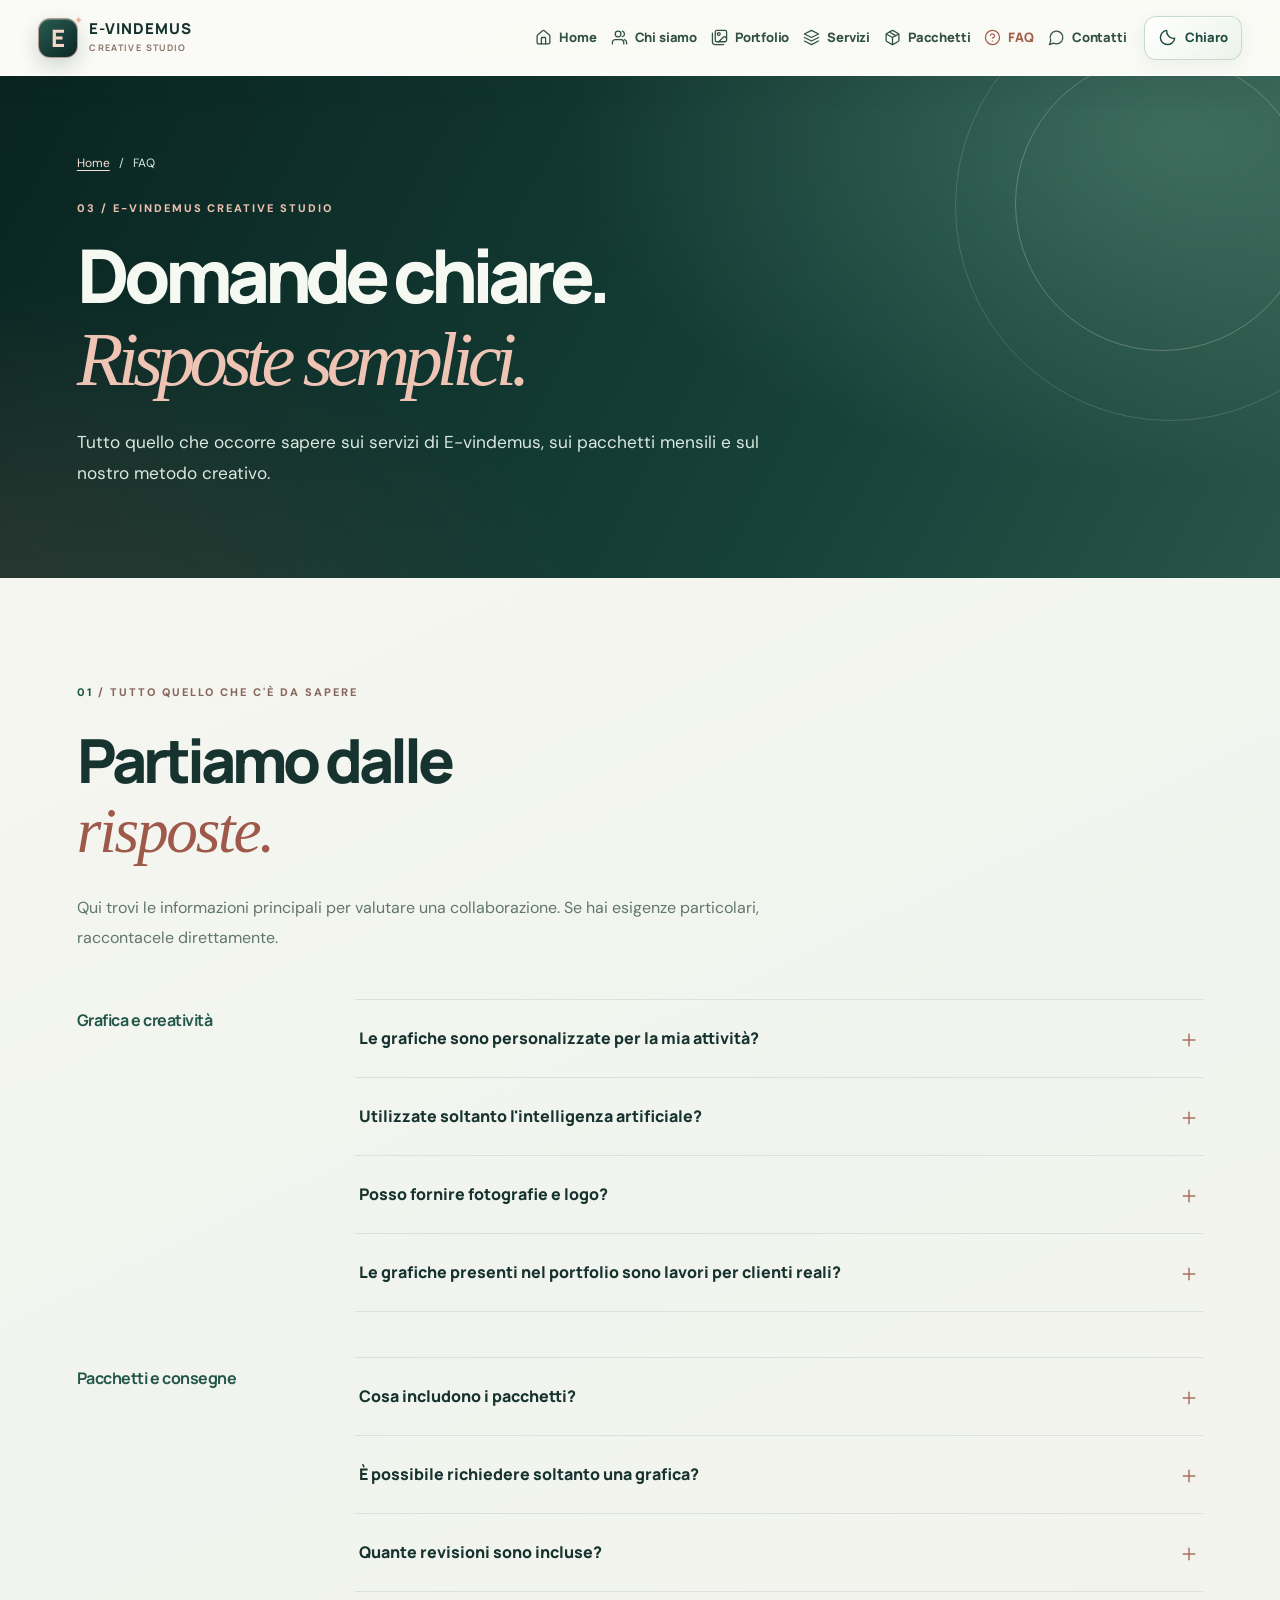
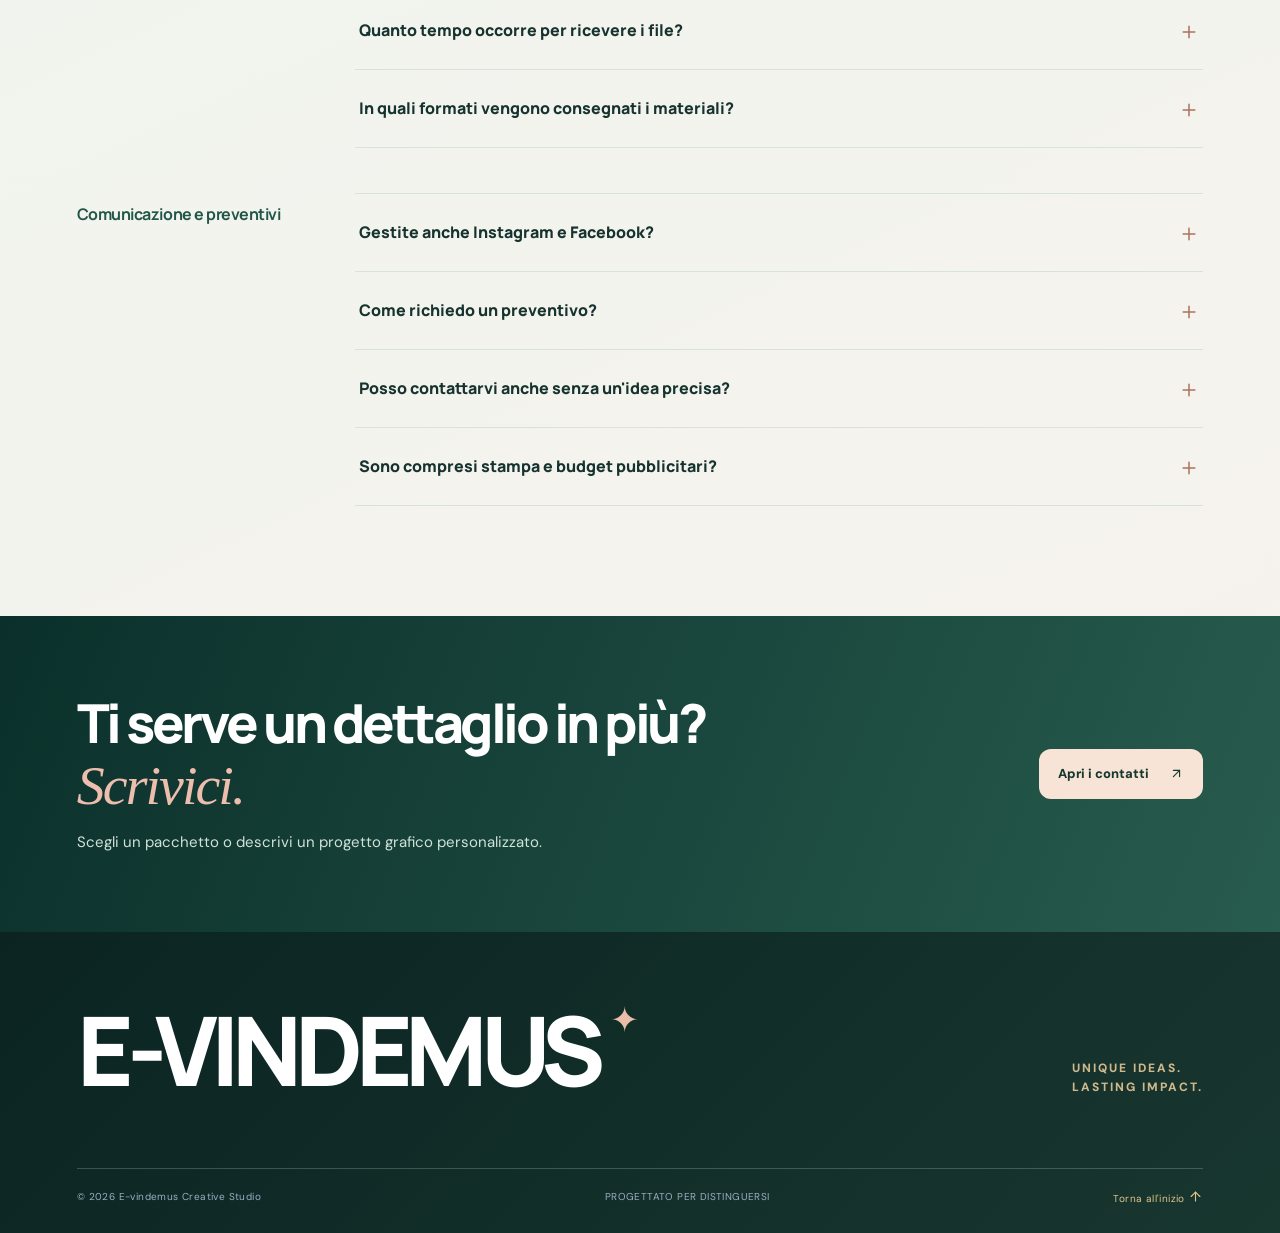
<file: faq.html>
<!DOCTYPE html>
<html lang="it"><head>
<meta charset="utf-8"><meta name="viewport" content="width=device-width, initial-scale=1">
<meta name="description" content="Risposte alle domande sui servizi di E-vindemus: pacchetti, personalizzazione, consegna e revisioni."><meta name="theme-color" content="#132C2A">
<script src="assets/js/theme-init.js"></script>
<meta property="og:type" content="website"><meta property="og:title" content="FAQ | E-vindemus"><meta property="og:description" content="Risposte alle domande sui servizi di E-vindemus: pacchetti, personalizzazione, consegna e revisioni.">
<title>FAQ | E-vindemus</title>
<link rel="preconnect" href="https://fonts.googleapis.com">
<link rel="preconnect" href="https://fonts.gstatic.com" crossorigin>
<link href="https://fonts.googleapis.com/css2?family=DM+Sans:wght@400;500;600;700;800&family=Manrope:wght@400;500;600;700;800&display=swap" rel="stylesheet">
<link rel="stylesheet" href="assets/css/base.css">
<link rel="stylesheet" href="assets/css/liquid-glass.css">
<link rel="stylesheet" href="assets/css/brand.css">
<link rel="stylesheet" href="assets/css/whatsapp.css">
<link rel="stylesheet" href="assets/css/pages.css">
<link rel="stylesheet" href="assets/css/icons.css">
<link rel="stylesheet" href="assets/css/theme.css">
<link rel="stylesheet" href="assets/css/campaigns.css">
<script defer src="assets/js/config.js"></script>
<script defer src="assets/js/site.js"></script>
<script defer src="assets/js/theme.js"></script>
</head><body><div id="ev-vindemus">
<header class="ev-header">
<a class="ev-brand" href="index.html" aria-label="E-vindemus: torna alla homepage"><span class="ev-monogram">E<span>✦</span></span><span class="ev-wordmark">E-VINDEMUS<small>CREATIVE STUDIO</small></span></a>
<nav class="ev-nav" id="ev-navigation" aria-label="Navigazione principale">
<a href="index.html"><svg class="ev-icon ev-nav-icon ev-icon--house" data-icon="house" xmlns="http://www.w3.org/2000/svg" viewBox="0 0 24 24" width="24" height="24" fill="none" stroke="currentColor" stroke-width="1.8" stroke-linecap="round" stroke-linejoin="round" aria-hidden="true" focusable="false"><path d="M15 21v-8a1 1 0 0 0-1-1h-4a1 1 0 0 0-1 1v8"/><path d="M3 10a2 2 0 0 1 .709-1.528l7-6a2 2 0 0 1 2.582 0l7 6A2 2 0 0 1 21 10v9a2 2 0 0 1-2 2H5a2 2 0 0 1-2-2z"/></svg><span>Home</span></a>
<a href="chi-siamo.html"><svg class="ev-icon ev-nav-icon ev-icon--users" data-icon="users" xmlns="http://www.w3.org/2000/svg" viewBox="0 0 24 24" width="24" height="24" fill="none" stroke="currentColor" stroke-width="1.8" stroke-linecap="round" stroke-linejoin="round" aria-hidden="true" focusable="false"><path d="M18 21v-2a4 4 0 0 0-4-4H6a4 4 0 0 0-4 4v2"/><circle cx="10" cy="7" r="4"/><path d="M22 21v-2a4 4 0 0 0-3-3.87M16 3.13a4 4 0 0 1 0 7.75"/></svg><span>Chi siamo</span></a>
<a href="portfolio.html"><svg class="ev-icon ev-nav-icon ev-icon--images" data-icon="images" xmlns="http://www.w3.org/2000/svg" viewBox="0 0 24 24" width="24" height="24" fill="none" stroke="currentColor" stroke-width="1.8" stroke-linecap="round" stroke-linejoin="round" aria-hidden="true" focusable="false"><rect width="16" height="16" x="6" y="2" rx="2"/><path d="M2 6v12a4 4 0 0 0 4 4h12"/><circle cx="11" cy="7" r="2"/><path d="m22 13-1.296-1.296a2.41 2.41 0 0 0-3.408 0L11 18"/></svg><span>Portfolio</span></a>
<a href="servizi.html"><svg class="ev-icon ev-nav-icon ev-icon--layers" data-icon="layers" xmlns="http://www.w3.org/2000/svg" viewBox="0 0 24 24" width="24" height="24" fill="none" stroke="currentColor" stroke-width="1.8" stroke-linecap="round" stroke-linejoin="round" aria-hidden="true" focusable="false"><path d="m12 2 10 5-10 5L2 7l10-5z"/><path d="m2 12 10 5 10-5M2 17l10 5 10-5"/></svg><span>Servizi</span></a>
<a href="pacchetti.html"><svg class="ev-icon ev-nav-icon ev-icon--package" data-icon="package" xmlns="http://www.w3.org/2000/svg" viewBox="0 0 24 24" width="24" height="24" fill="none" stroke="currentColor" stroke-width="1.8" stroke-linecap="round" stroke-linejoin="round" aria-hidden="true" focusable="false"><path d="m7.5 4.27 9 5.15M21 8a2 2 0 0 0-1-1.73l-7-4a2 2 0 0 0-2 0l-7 4A2 2 0 0 0 3 8v8a2 2 0 0 0 1 1.73l7 4a2 2 0 0 0 2 0l7-4A2 2 0 0 0 21 16z"/><path d="m3.3 7 8.7 5 8.7-5M12 22V12"/></svg><span>Pacchetti</span></a>
<a href="faq.html" aria-current="page"><svg class="ev-icon ev-nav-icon ev-icon--circle-help" data-icon="circle-help" xmlns="http://www.w3.org/2000/svg" viewBox="0 0 24 24" width="24" height="24" fill="none" stroke="currentColor" stroke-width="1.8" stroke-linecap="round" stroke-linejoin="round" aria-hidden="true" focusable="false"><circle cx="12" cy="12" r="10"/><path d="M9.09 9a3 3 0 0 1 5.83 1c0 2-3 3-3 3M12 17h.01"/></svg><span>FAQ</span></a>
<a href="contatti.html"><svg class="ev-icon ev-nav-icon ev-icon--message-circle" data-icon="message-circle" xmlns="http://www.w3.org/2000/svg" viewBox="0 0 24 24" width="24" height="24" fill="none" stroke="currentColor" stroke-width="1.8" stroke-linecap="round" stroke-linejoin="round" aria-hidden="true" focusable="false"><path d="M7.9 20A9 9 0 1 0 4 16.1L2 22Z"/></svg><span>Contatti</span></a>
</nav>
<a class="ev-header-cta" href="contatti.html">Parliamo del tuo brand <span aria-hidden="true"><svg class="ev-icon ev-icon--arrow-up-right" data-icon="arrow-up-right" xmlns="http://www.w3.org/2000/svg" viewBox="0 0 24 24" width="24" height="24" fill="none" stroke="currentColor" stroke-width="1.8" stroke-linecap="round" stroke-linejoin="round" aria-hidden="true" focusable="false"><path d="M7 7h10v10"/><path d="M7 17 17 7"/></svg></span></a>
<button class="ev-theme-toggle" type="button" aria-label="Attiva il tema scuro" aria-pressed="false" title="Attiva il tema scuro"><svg class="ev-icon ev-theme-moon" xmlns="http://www.w3.org/2000/svg" viewBox="0 0 24 24" width="20" height="20" fill="none" stroke="currentColor" stroke-width="1.8" stroke-linecap="round" stroke-linejoin="round" aria-hidden="true" focusable="false"><path d="M20.99 13.05A9 9 0 0 1 10.95 3.01 9 9 0 1 0 20.99 13.05Z"/></svg><svg class="ev-icon ev-theme-sun" xmlns="http://www.w3.org/2000/svg" viewBox="0 0 24 24" width="20" height="20" fill="none" stroke="currentColor" stroke-width="1.8" stroke-linecap="round" stroke-linejoin="round" aria-hidden="true" focusable="false"><circle cx="12" cy="12" r="4"/><path d="M12 2v2m0 16v2M4.93 4.93l1.42 1.42m11.3 11.3 1.42 1.42M2 12h2m16 0h2M4.93 19.07l1.42-1.42m11.3-11.3 1.42-1.42"/></svg><span class="ev-theme-label">Chiaro</span></button>
<button class="ev-menu-toggle" type="button" aria-expanded="false" aria-controls="ev-navigation" aria-label="Apri il menu"><svg class="ev-icon ev-icon--menu ev-icon-menu" data-icon="menu" xmlns="http://www.w3.org/2000/svg" viewBox="0 0 24 24" width="24" height="24" fill="none" stroke="currentColor" stroke-width="1.8" stroke-linecap="round" stroke-linejoin="round" aria-hidden="true" focusable="false"><path d="M4 6h16M4 12h16M4 18h16"/></svg><svg class="ev-icon ev-icon--x ev-icon-close" data-icon="x" xmlns="http://www.w3.org/2000/svg" viewBox="0 0 24 24" width="24" height="24" fill="none" stroke="currentColor" stroke-width="1.8" stroke-linecap="round" stroke-linejoin="round" aria-hidden="true" focusable="false"><path d="M18 6 6 18M6 6l12 12"/></svg></button>
</header>
<main id="ev-main">
<section class="ev-inner-hero"><div class="ev-layout"><div class="ev-breadcrumb"><a href="index.html">Home</a><span>/</span><span>FAQ</span></div><div class="ev-page-kicker">03 / E-VINDEMUS CREATIVE STUDIO</div><h1>Domande chiare.<br><em>Risposte semplici.</em></h1><p>Tutto quello che occorre sapere sui servizi di E-vindemus, sui pacchetti mensili e sul nostro metodo creativo.</p></div>
</section>
<section class="ev-page-section ev-layout"><div class="ev-section-label"><span>01</span> / TUTTO QUELLO CHE C'È DA SAPERE</div><h2>Partiamo dalle<br><em>risposte.</em></h2><p class="ev-page-lead">Qui trovi le informazioni principali per valutare una collaborazione. Se hai esigenze particolari, raccontacele direttamente.</p><div class="ev-faq-group"><h3>Grafica e creatività</h3><div class="ev-faq-questions"><details><summary>Le grafiche sono personalizzate per la mia attività?<span aria-hidden="true"><svg class="ev-icon ev-icon--plus" data-icon="plus" xmlns="http://www.w3.org/2000/svg" viewBox="0 0 24 24" width="24" height="24" fill="none" stroke="currentColor" stroke-width="1.8" stroke-linecap="round" stroke-linejoin="round" aria-hidden="true" focusable="false"><path d="M12 5v14M5 12h14"/></svg></span></summary><p>Sì. Lavoriamo partendo da logo, colori, fotografie e informazioni che ci fornisci, creando contenuti coerenti con il tuo stile.</p></details>
<details><summary>Utilizzate soltanto l'intelligenza artificiale?<span aria-hidden="true"><svg class="ev-icon ev-icon--plus" data-icon="plus" xmlns="http://www.w3.org/2000/svg" viewBox="0 0 24 24" width="24" height="24" fill="none" stroke="currentColor" stroke-width="1.8" stroke-linecap="round" stroke-linejoin="round" aria-hidden="true" focusable="false"><path d="M12 5v14M5 12h14"/></svg></span></summary><p>No. L'intelligenza artificiale è uno strumento del processo creativo. Progettazione, composizione, testi e controllo di qualità richiedono comunque una direzione artistica.</p></details>
<details><summary>Posso fornire fotografie e logo?<span aria-hidden="true"><svg class="ev-icon ev-icon--plus" data-icon="plus" xmlns="http://www.w3.org/2000/svg" viewBox="0 0 24 24" width="24" height="24" fill="none" stroke="currentColor" stroke-width="1.8" stroke-linecap="round" stroke-linejoin="round" aria-hidden="true" focusable="false"><path d="M12 5v14M5 12h14"/></svg></span></summary><p>Certo. Puoi inviare materiali che sei autorizzato a utilizzare. Per piatti e ambienti reali è preferibile partire da fotografie autentiche.</p></details>
<details><summary>Le grafiche presenti nel portfolio sono lavori per clienti reali?<span aria-hidden="true"><svg class="ev-icon ev-icon--plus" data-icon="plus" xmlns="http://www.w3.org/2000/svg" viewBox="0 0 24 24" width="24" height="24" fill="none" stroke="currentColor" stroke-width="1.8" stroke-linecap="round" stroke-linejoin="round" aria-hidden="true" focusable="false"><path d="M12 5v14M5 12h14"/></svg></span></summary><p>No. Sono concept dimostrativi originali per marchi e attività immaginarie, non collaborazioni effettivamente svolte.</p></details></div></div>
<div class="ev-faq-group"><h3>Pacchetti e consegne</h3><div class="ev-faq-questions"><details><summary>Cosa includono i pacchetti?<span aria-hidden="true"><svg class="ev-icon ev-icon--plus" data-icon="plus" xmlns="http://www.w3.org/2000/svg" viewBox="0 0 24 24" width="24" height="24" fill="none" stroke="currentColor" stroke-width="1.8" stroke-linecap="round" stroke-linejoin="round" aria-hidden="true" focusable="false"><path d="M12 5v14M5 12h14"/></svg></span></summary><p>Starter: 4 grafiche e 4 adattamenti per stories. Business: 8 grafiche e 8 adattamenti, con testi promozionali. Premium: 12 grafiche e 12 adattamenti, testi e una locandina extra. I dettagli sono concordati prima dell'avvio.</p></details>
<details><summary>È possibile richiedere soltanto una grafica?<span aria-hidden="true"><svg class="ev-icon ev-icon--plus" data-icon="plus" xmlns="http://www.w3.org/2000/svg" viewBox="0 0 24 24" width="24" height="24" fill="none" stroke="currentColor" stroke-width="1.8" stroke-linecap="round" stroke-linejoin="round" aria-hidden="true" focusable="false"><path d="M12 5v14M5 12h14"/></svg></span></summary><p>Sì. Possiamo valutare singole locandine, menù, eventi e campagne specifiche con un preventivo personalizzato.</p></details>
<details><summary>Quante revisioni sono incluse?<span aria-hidden="true"><svg class="ev-icon ev-icon--plus" data-icon="plus" xmlns="http://www.w3.org/2000/svg" viewBox="0 0 24 24" width="24" height="24" fill="none" stroke="currentColor" stroke-width="1.8" stroke-linecap="round" stroke-linejoin="round" aria-hidden="true" focusable="false"><path d="M12 5v14M5 12h14"/></svg></span></summary><p>Nei pacchetti proposti è prevista una revisione per grafica. Eventuali modifiche aggiuntive vengono concordate separatamente.</p></details>
<details><summary>Quanto tempo occorre per ricevere i file?<span aria-hidden="true"><svg class="ev-icon ev-icon--plus" data-icon="plus" xmlns="http://www.w3.org/2000/svg" viewBox="0 0 24 24" width="24" height="24" fill="none" stroke="currentColor" stroke-width="1.8" stroke-linecap="round" stroke-linejoin="round" aria-hidden="true" focusable="false"><path d="M12 5v14M5 12h14"/></svg></span></summary><p>Le tempistiche dipendono dal volume di contenuti e dalla complessità del brief. Le concordiamo prima di iniziare.</p></details>
<details><summary>In quali formati vengono consegnati i materiali?<span aria-hidden="true"><svg class="ev-icon ev-icon--plus" data-icon="plus" xmlns="http://www.w3.org/2000/svg" viewBox="0 0 24 24" width="24" height="24" fill="none" stroke="currentColor" stroke-width="1.8" stroke-linecap="round" stroke-linejoin="round" aria-hidden="true" focusable="false"><path d="M12 5v14M5 12h14"/></svg></span></summary><p>Concordiamo formato e dimensioni secondo la destinazione: per esempio post social, storie o locandine digitali.</p></details></div></div>
<div class="ev-faq-group"><h3>Comunicazione e preventivi</h3><div class="ev-faq-questions"><details><summary>Gestite anche Instagram e Facebook?<span aria-hidden="true"><svg class="ev-icon ev-icon--plus" data-icon="plus" xmlns="http://www.w3.org/2000/svg" viewBox="0 0 24 24" width="24" height="24" fill="none" stroke="currentColor" stroke-width="1.8" stroke-linecap="round" stroke-linejoin="round" aria-hidden="true" focusable="false"><path d="M12 5v14M5 12h14"/></svg></span></summary><p>I pacchetti comprendono creazione e consegna dei contenuti, non gestione, pubblicazione o moderazione dei profili social.</p></details>
<details><summary>Come richiedo un preventivo?<span aria-hidden="true"><svg class="ev-icon ev-icon--plus" data-icon="plus" xmlns="http://www.w3.org/2000/svg" viewBox="0 0 24 24" width="24" height="24" fill="none" stroke="currentColor" stroke-width="1.8" stroke-linecap="round" stroke-linejoin="round" aria-hidden="true" focusable="false"><path d="M12 5v14M5 12h14"/></svg></span></summary><p>Apri Contatti, scegli il pacchetto desiderato e utilizza WhatsApp. Il collegamento diventerà attivo dopo la configurazione del numero aziendale.</p></details>
<details><summary>Posso contattarvi anche senza un'idea precisa?<span aria-hidden="true"><svg class="ev-icon ev-icon--plus" data-icon="plus" xmlns="http://www.w3.org/2000/svg" viewBox="0 0 24 24" width="24" height="24" fill="none" stroke="currentColor" stroke-width="1.8" stroke-linecap="round" stroke-linejoin="round" aria-hidden="true" focusable="false"><path d="M12 5v14M5 12h14"/></svg></span></summary><p>Sì. È sufficiente spiegare quale attività gestisci e che cosa desideri comunicare: definiremo i dettagli insieme.</p></details>
<details><summary>Sono compresi stampa e budget pubblicitari?<span aria-hidden="true"><svg class="ev-icon ev-icon--plus" data-icon="plus" xmlns="http://www.w3.org/2000/svg" viewBox="0 0 24 24" width="24" height="24" fill="none" stroke="currentColor" stroke-width="1.8" stroke-linecap="round" stroke-linejoin="round" aria-hidden="true" focusable="false"><path d="M12 5v14M5 12h14"/></svg></span></summary><p>No. Stampa fisica, investimenti pubblicitari e attività aggiuntive non rientrano nei prezzi indicativi pubblicati.</p></details></div></div>
</section>
<section class="ev-page-cta"><div class="ev-layout"><div><h2>Ti serve un dettaglio in più?<br><em>Scrivici.</em></h2><p>Scegli un pacchetto o descrivi un progetto grafico personalizzato.</p></div><a class="ev-page-button" href="contatti.html">Apri i contatti <span aria-hidden="true"><svg class="ev-icon ev-icon--arrow-up-right" data-icon="arrow-up-right" xmlns="http://www.w3.org/2000/svg" viewBox="0 0 24 24" width="24" height="24" fill="none" stroke="currentColor" stroke-width="1.8" stroke-linecap="round" stroke-linejoin="round" aria-hidden="true" focusable="false"><path d="M7 7h10v10"/><path d="M7 17 17 7"/></svg></span></a></div>
</section>
</main>
<footer class="ev-footer"><div class="ev-layout"><div class="ev-footer-top"><div class="ev-footer-name">E-VINDEMUS<span>✦</span></div><p>UNIQUE IDEAS.<br>LASTING IMPACT.</p></div><div class="ev-footer-bottom"><span>© <span id="ev-year">2026</span> E-vindemus Creative Studio</span><span>PROGETTATO PER DISTINGUERSI</span><a href="index.html">Torna all'inizio <svg class="ev-icon ev-icon--arrow-up" data-icon="arrow-up" xmlns="http://www.w3.org/2000/svg" viewBox="0 0 24 24" width="24" height="24" fill="none" stroke="currentColor" stroke-width="1.8" stroke-linecap="round" stroke-linejoin="round" aria-hidden="true" focusable="false"><path d="m5 12 7-7 7 7"/><path d="M12 19V5"/></svg></a></div></div></footer>
</div></body></html>
</file>
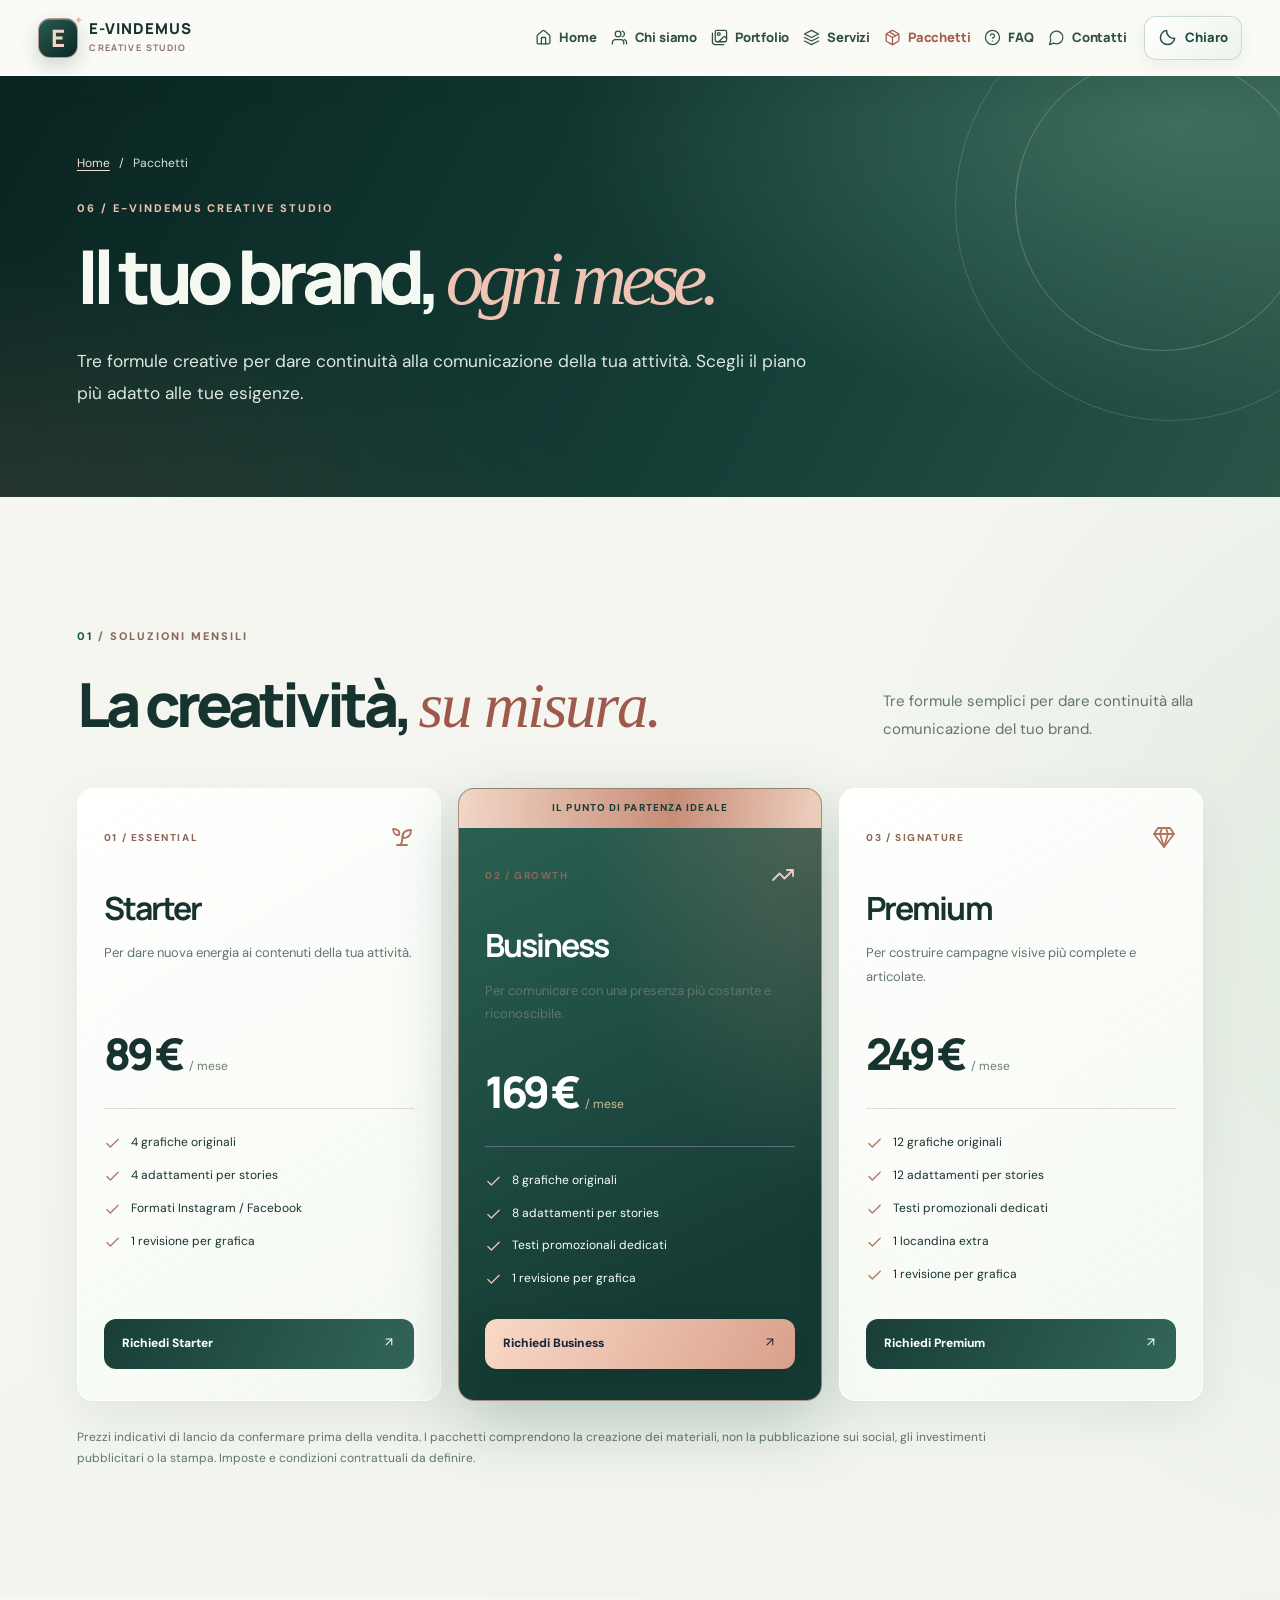
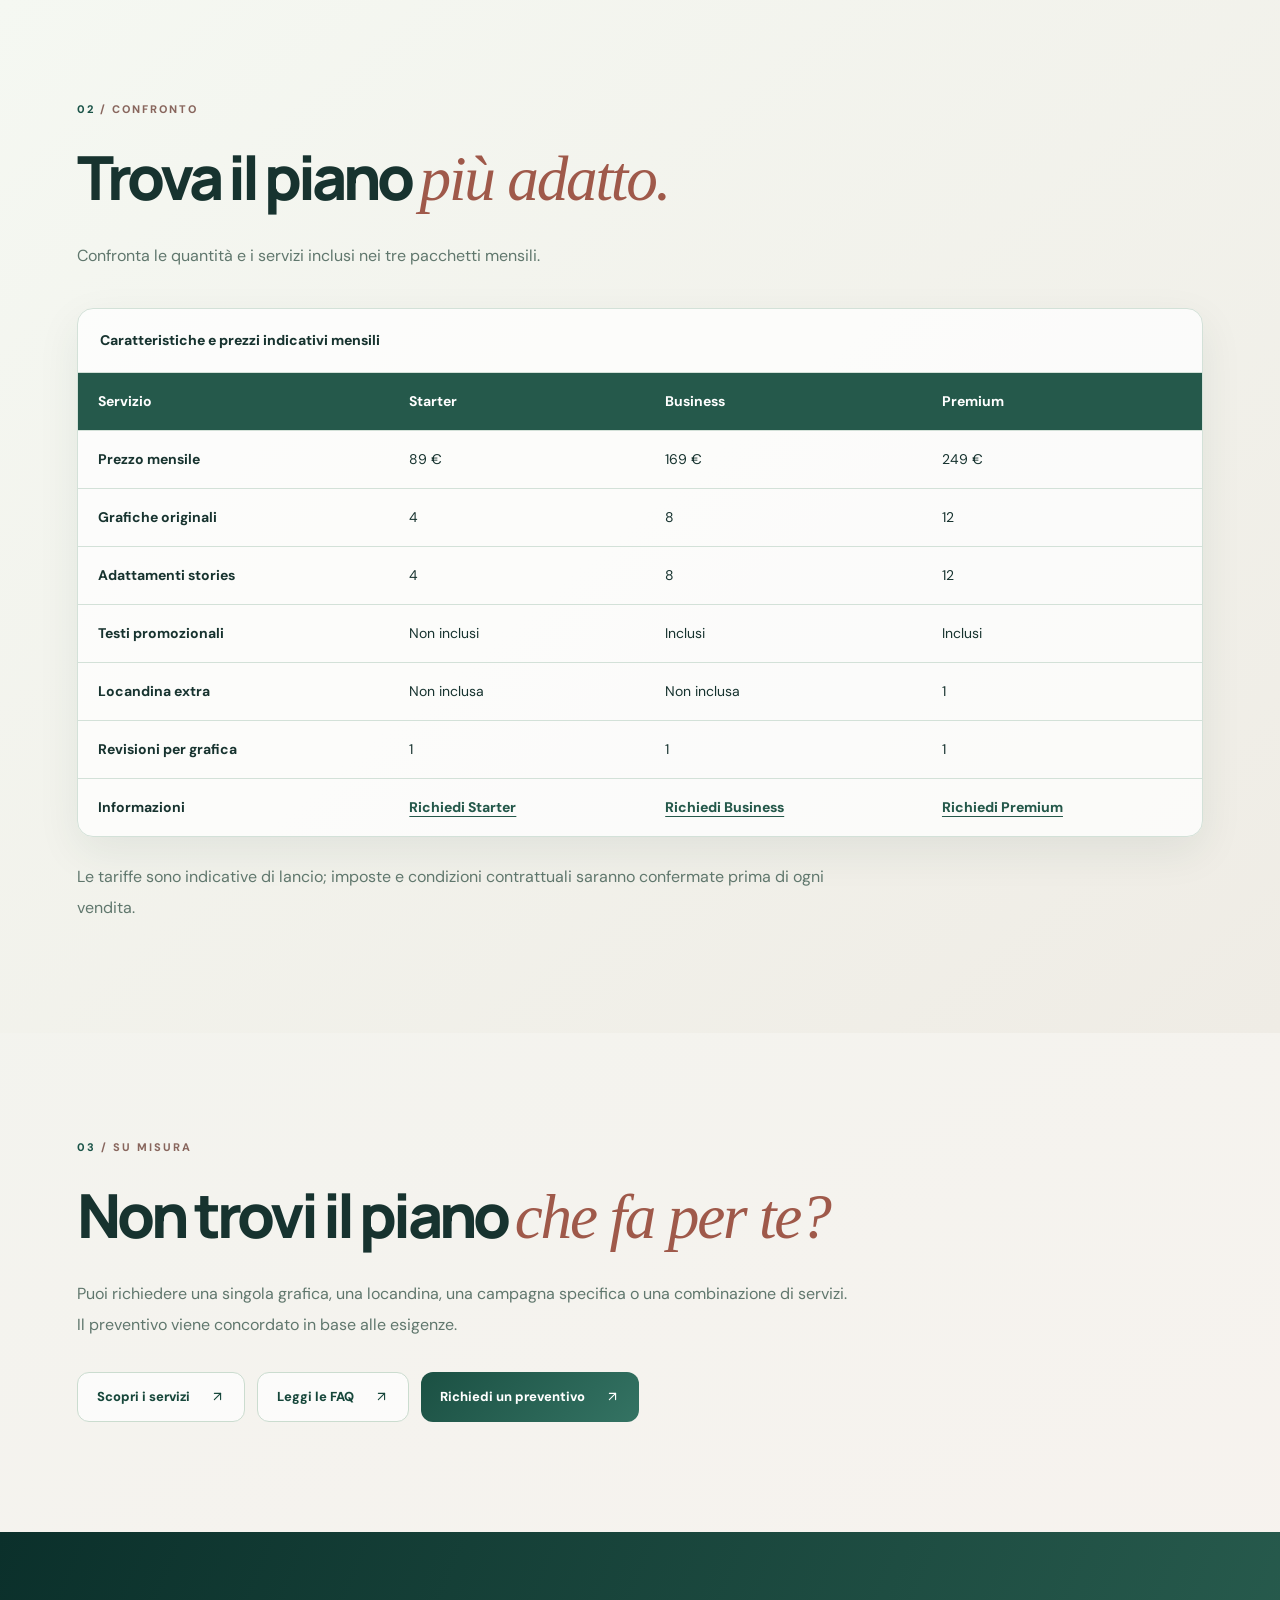
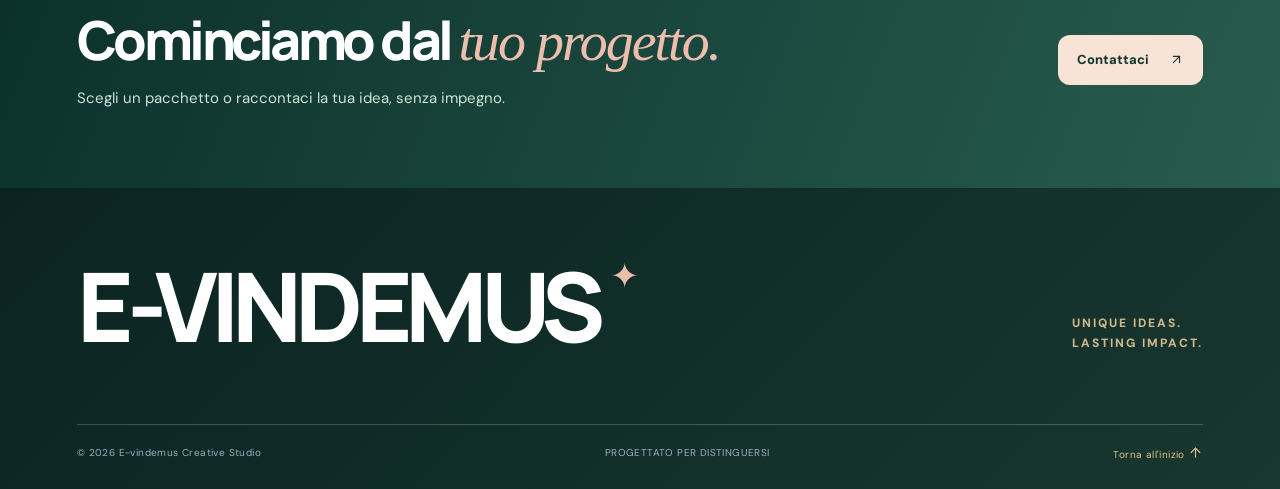
<file: pacchetti.html>
<!DOCTYPE html>
<html lang="it"><head>
<meta charset="utf-8"><meta name="viewport" content="width=device-width, initial-scale=1">
<meta name="description" content="Confronta i pacchetti mensili Starter, Business e Premium di E-vindemus e scegli la formula creativa adatta alla tua attività."><meta name="theme-color" content="#132C2A">
<script src="assets/js/theme-init.js"></script>
<meta property="og:type" content="website"><meta property="og:title" content="Pacchetti | E-vindemus"><meta property="og:description" content="Confronta i pacchetti mensili Starter, Business e Premium di E-vindemus e scegli la formula creativa adatta alla tua attività.">
<title>Pacchetti | E-vindemus</title>
<link rel="preconnect" href="https://fonts.googleapis.com">
<link rel="preconnect" href="https://fonts.gstatic.com" crossorigin>
<link href="https://fonts.googleapis.com/css2?family=DM+Sans:wght@400;500;600;700;800&family=Manrope:wght@400;500;600;700;800&display=swap" rel="stylesheet">
<link rel="stylesheet" href="assets/css/base.css">
<link rel="stylesheet" href="assets/css/liquid-glass.css">
<link rel="stylesheet" href="assets/css/brand.css">
<link rel="stylesheet" href="assets/css/whatsapp.css">
<link rel="stylesheet" href="assets/css/pages.css">
<link rel="stylesheet" href="assets/css/icons.css">
<link rel="stylesheet" href="assets/css/theme.css">
<link rel="stylesheet" href="assets/css/campaigns.css">
<script defer src="assets/js/config.js"></script>
<script defer src="assets/js/site.js"></script>
<script defer src="assets/js/theme.js"></script>
</head><body><div id="ev-vindemus">
<header class="ev-header">
<a class="ev-brand" href="index.html" aria-label="E-vindemus: torna alla homepage"><span class="ev-monogram">E<span>✦</span></span><span class="ev-wordmark">E-VINDEMUS<small>CREATIVE STUDIO</small></span></a>
<nav class="ev-nav" id="ev-navigation" aria-label="Navigazione principale">
<a href="index.html"><svg class="ev-icon ev-nav-icon ev-icon--house" data-icon="house" xmlns="http://www.w3.org/2000/svg" viewBox="0 0 24 24" width="24" height="24" fill="none" stroke="currentColor" stroke-width="1.8" stroke-linecap="round" stroke-linejoin="round" aria-hidden="true" focusable="false"><path d="M15 21v-8a1 1 0 0 0-1-1h-4a1 1 0 0 0-1 1v8"/><path d="M3 10a2 2 0 0 1 .709-1.528l7-6a2 2 0 0 1 2.582 0l7 6A2 2 0 0 1 21 10v9a2 2 0 0 1-2 2H5a2 2 0 0 1-2-2z"/></svg><span>Home</span></a>
<a href="chi-siamo.html"><svg class="ev-icon ev-nav-icon ev-icon--users" data-icon="users" xmlns="http://www.w3.org/2000/svg" viewBox="0 0 24 24" width="24" height="24" fill="none" stroke="currentColor" stroke-width="1.8" stroke-linecap="round" stroke-linejoin="round" aria-hidden="true" focusable="false"><path d="M18 21v-2a4 4 0 0 0-4-4H6a4 4 0 0 0-4 4v2"/><circle cx="10" cy="7" r="4"/><path d="M22 21v-2a4 4 0 0 0-3-3.87M16 3.13a4 4 0 0 1 0 7.75"/></svg><span>Chi siamo</span></a>
<a href="portfolio.html"><svg class="ev-icon ev-nav-icon ev-icon--images" data-icon="images" xmlns="http://www.w3.org/2000/svg" viewBox="0 0 24 24" width="24" height="24" fill="none" stroke="currentColor" stroke-width="1.8" stroke-linecap="round" stroke-linejoin="round" aria-hidden="true" focusable="false"><rect width="16" height="16" x="6" y="2" rx="2"/><path d="M2 6v12a4 4 0 0 0 4 4h12"/><circle cx="11" cy="7" r="2"/><path d="m22 13-1.296-1.296a2.41 2.41 0 0 0-3.408 0L11 18"/></svg><span>Portfolio</span></a>
<a href="servizi.html"><svg class="ev-icon ev-nav-icon ev-icon--layers" data-icon="layers" xmlns="http://www.w3.org/2000/svg" viewBox="0 0 24 24" width="24" height="24" fill="none" stroke="currentColor" stroke-width="1.8" stroke-linecap="round" stroke-linejoin="round" aria-hidden="true" focusable="false"><path d="m12 2 10 5-10 5L2 7l10-5z"/><path d="m2 12 10 5 10-5M2 17l10 5 10-5"/></svg><span>Servizi</span></a>
<a href="pacchetti.html" aria-current="page"><svg class="ev-icon ev-nav-icon ev-icon--package" data-icon="package" xmlns="http://www.w3.org/2000/svg" viewBox="0 0 24 24" width="24" height="24" fill="none" stroke="currentColor" stroke-width="1.8" stroke-linecap="round" stroke-linejoin="round" aria-hidden="true" focusable="false"><path d="m7.5 4.27 9 5.15M21 8a2 2 0 0 0-1-1.73l-7-4a2 2 0 0 0-2 0l-7 4A2 2 0 0 0 3 8v8a2 2 0 0 0 1 1.73l7 4a2 2 0 0 0 2 0l7-4A2 2 0 0 0 21 16z"/><path d="m3.3 7 8.7 5 8.7-5M12 22V12"/></svg><span>Pacchetti</span></a>
<a href="faq.html"><svg class="ev-icon ev-nav-icon ev-icon--circle-help" data-icon="circle-help" xmlns="http://www.w3.org/2000/svg" viewBox="0 0 24 24" width="24" height="24" fill="none" stroke="currentColor" stroke-width="1.8" stroke-linecap="round" stroke-linejoin="round" aria-hidden="true" focusable="false"><circle cx="12" cy="12" r="10"/><path d="M9.09 9a3 3 0 0 1 5.83 1c0 2-3 3-3 3M12 17h.01"/></svg><span>FAQ</span></a>
<a href="contatti.html"><svg class="ev-icon ev-nav-icon ev-icon--message-circle" data-icon="message-circle" xmlns="http://www.w3.org/2000/svg" viewBox="0 0 24 24" width="24" height="24" fill="none" stroke="currentColor" stroke-width="1.8" stroke-linecap="round" stroke-linejoin="round" aria-hidden="true" focusable="false"><path d="M7.9 20A9 9 0 1 0 4 16.1L2 22Z"/></svg><span>Contatti</span></a>
</nav>
<a class="ev-header-cta" href="contatti.html">Parliamo del tuo brand <span aria-hidden="true"><svg class="ev-icon ev-icon--arrow-up-right" data-icon="arrow-up-right" xmlns="http://www.w3.org/2000/svg" viewBox="0 0 24 24" width="24" height="24" fill="none" stroke="currentColor" stroke-width="1.8" stroke-linecap="round" stroke-linejoin="round" aria-hidden="true" focusable="false"><path d="M7 7h10v10"/><path d="M7 17 17 7"/></svg></span></a>
<button class="ev-theme-toggle" type="button" aria-label="Attiva il tema scuro" aria-pressed="false" title="Attiva il tema scuro"><svg class="ev-icon ev-theme-moon" xmlns="http://www.w3.org/2000/svg" viewBox="0 0 24 24" width="20" height="20" fill="none" stroke="currentColor" stroke-width="1.8" stroke-linecap="round" stroke-linejoin="round" aria-hidden="true" focusable="false"><path d="M20.99 13.05A9 9 0 0 1 10.95 3.01 9 9 0 1 0 20.99 13.05Z"/></svg><svg class="ev-icon ev-theme-sun" xmlns="http://www.w3.org/2000/svg" viewBox="0 0 24 24" width="20" height="20" fill="none" stroke="currentColor" stroke-width="1.8" stroke-linecap="round" stroke-linejoin="round" aria-hidden="true" focusable="false"><circle cx="12" cy="12" r="4"/><path d="M12 2v2m0 16v2M4.93 4.93l1.42 1.42m11.3 11.3 1.42 1.42M2 12h2m16 0h2M4.93 19.07l1.42-1.42m11.3-11.3 1.42-1.42"/></svg><span class="ev-theme-label">Chiaro</span></button>
<button class="ev-menu-toggle" type="button" aria-expanded="false" aria-controls="ev-navigation" aria-label="Apri il menu"><svg class="ev-icon ev-icon--menu ev-icon-menu" data-icon="menu" xmlns="http://www.w3.org/2000/svg" viewBox="0 0 24 24" width="24" height="24" fill="none" stroke="currentColor" stroke-width="1.8" stroke-linecap="round" stroke-linejoin="round" aria-hidden="true" focusable="false"><path d="M4 6h16M4 12h16M4 18h16"/></svg><svg class="ev-icon ev-icon--x ev-icon-close" data-icon="x" xmlns="http://www.w3.org/2000/svg" viewBox="0 0 24 24" width="24" height="24" fill="none" stroke="currentColor" stroke-width="1.8" stroke-linecap="round" stroke-linejoin="round" aria-hidden="true" focusable="false"><path d="M18 6 6 18M6 6l12 12"/></svg></button>
</header>
<main>
<section class="ev-inner-hero"><div class="ev-layout"><nav class="ev-breadcrumb" aria-label="Percorso di navigazione"><a href="index.html">Home</a><span aria-hidden="true">/</span><span aria-current="page">Pacchetti</span></nav><div class="ev-page-kicker">06 / E-VINDEMUS CREATIVE STUDIO</div><h1>Il tuo brand, <em>ogni mese.</em></h1><p>Tre formule creative per dare continuità alla comunicazione della tua attività. Scegli il piano più adatto alle tue esigenze.</p></div></section><section class="ev-pricing ev-layout" id="ev-pacchetti"><div class="ev-heading-row ev-reveal"><div><div class="ev-section-label"><span>01</span> / SOLUZIONI MENSILI</div><h2>La creatività, <em>su misura.</em></h2></div><p>Tre formule semplici per dare continuità alla comunicazione del tuo brand.</p></div><div class="ev-price-grid">
<article class="ev-plan"><div class="ev-plan-title"><small>01 / ESSENTIAL</small><span><svg class="ev-icon ev-icon--sprout" data-icon="sprout" xmlns="http://www.w3.org/2000/svg" viewBox="0 0 24 24" width="24" height="24" fill="none" stroke="currentColor" stroke-width="1.8" stroke-linecap="round" stroke-linejoin="round" aria-hidden="true" focusable="false"><path d="M7 20h10M10 20c4-3 1-7 3-11"/><path d="M9 10c-3.5.4-5.5-1.6-6-6 4.7.1 7.2 1.8 6 6ZM13 13c5.4 0 8-3.3 8-8-6 0-9 2.7-8 8Z"/></svg></span></div><h3>Starter</h3><p>Per dare nuova energia ai contenuti della tua attività.</p><div class="ev-price"><strong>89 €</strong><span>/ mese</span></div><div class="ev-rule"></div><ul><li><svg class="ev-icon ev-icon--check ev-list-check" data-icon="check" xmlns="http://www.w3.org/2000/svg" viewBox="0 0 24 24" width="24" height="24" fill="none" stroke="currentColor" stroke-width="1.8" stroke-linecap="round" stroke-linejoin="round" aria-hidden="true" focusable="false"><path d="M20 6 9 17l-5-5"/></svg><span>4 grafiche originali</span></li><li><svg class="ev-icon ev-icon--check ev-list-check" data-icon="check" xmlns="http://www.w3.org/2000/svg" viewBox="0 0 24 24" width="24" height="24" fill="none" stroke="currentColor" stroke-width="1.8" stroke-linecap="round" stroke-linejoin="round" aria-hidden="true" focusable="false"><path d="M20 6 9 17l-5-5"/></svg><span>4 adattamenti per stories</span></li><li><svg class="ev-icon ev-icon--check ev-list-check" data-icon="check" xmlns="http://www.w3.org/2000/svg" viewBox="0 0 24 24" width="24" height="24" fill="none" stroke="currentColor" stroke-width="1.8" stroke-linecap="round" stroke-linejoin="round" aria-hidden="true" focusable="false"><path d="M20 6 9 17l-5-5"/></svg><span>Formati Instagram / Facebook</span></li><li><svg class="ev-icon ev-icon--check ev-list-check" data-icon="check" xmlns="http://www.w3.org/2000/svg" viewBox="0 0 24 24" width="24" height="24" fill="none" stroke="currentColor" stroke-width="1.8" stroke-linecap="round" stroke-linejoin="round" aria-hidden="true" focusable="false"><path d="M20 6 9 17l-5-5"/></svg><span>1 revisione per grafica</span></li></ul><a href="contatti.html?piano=Starter" class="ev-plan-btn" data-plan="Starter">Richiedi Starter <span><svg class="ev-icon ev-icon--arrow-up-right" data-icon="arrow-up-right" xmlns="http://www.w3.org/2000/svg" viewBox="0 0 24 24" width="24" height="24" fill="none" stroke="currentColor" stroke-width="1.8" stroke-linecap="round" stroke-linejoin="round" aria-hidden="true" focusable="false"><path d="M7 7h10v10"/><path d="M7 17 17 7"/></svg></span></a>
</article>
<article class="ev-plan ev-plan-highlight"><div class="ev-plan-badge">IL PUNTO DI PARTENZA IDEALE</div><div class="ev-plan-title"><small>02 / GROWTH</small><span><svg class="ev-icon ev-icon--trending-up" data-icon="trending-up" xmlns="http://www.w3.org/2000/svg" viewBox="0 0 24 24" width="24" height="24" fill="none" stroke="currentColor" stroke-width="1.8" stroke-linecap="round" stroke-linejoin="round" aria-hidden="true" focusable="false"><path d="m22 7-8.5 8.5-5-5L2 17M16 7h6v6"/></svg></span></div><h3>Business</h3><p>Per comunicare con una presenza più costante e riconoscibile.</p><div class="ev-price"><strong>169 €</strong><span>/ mese</span></div><div class="ev-rule"></div><ul><li><svg class="ev-icon ev-icon--check ev-list-check" data-icon="check" xmlns="http://www.w3.org/2000/svg" viewBox="0 0 24 24" width="24" height="24" fill="none" stroke="currentColor" stroke-width="1.8" stroke-linecap="round" stroke-linejoin="round" aria-hidden="true" focusable="false"><path d="M20 6 9 17l-5-5"/></svg><span>8 grafiche originali</span></li><li><svg class="ev-icon ev-icon--check ev-list-check" data-icon="check" xmlns="http://www.w3.org/2000/svg" viewBox="0 0 24 24" width="24" height="24" fill="none" stroke="currentColor" stroke-width="1.8" stroke-linecap="round" stroke-linejoin="round" aria-hidden="true" focusable="false"><path d="M20 6 9 17l-5-5"/></svg><span>8 adattamenti per stories</span></li><li><svg class="ev-icon ev-icon--check ev-list-check" data-icon="check" xmlns="http://www.w3.org/2000/svg" viewBox="0 0 24 24" width="24" height="24" fill="none" stroke="currentColor" stroke-width="1.8" stroke-linecap="round" stroke-linejoin="round" aria-hidden="true" focusable="false"><path d="M20 6 9 17l-5-5"/></svg><span>Testi promozionali dedicati</span></li><li><svg class="ev-icon ev-icon--check ev-list-check" data-icon="check" xmlns="http://www.w3.org/2000/svg" viewBox="0 0 24 24" width="24" height="24" fill="none" stroke="currentColor" stroke-width="1.8" stroke-linecap="round" stroke-linejoin="round" aria-hidden="true" focusable="false"><path d="M20 6 9 17l-5-5"/></svg><span>1 revisione per grafica</span></li></ul><a href="contatti.html?piano=Business" class="ev-plan-btn" data-plan="Business">Richiedi Business <span><svg class="ev-icon ev-icon--arrow-up-right" data-icon="arrow-up-right" xmlns="http://www.w3.org/2000/svg" viewBox="0 0 24 24" width="24" height="24" fill="none" stroke="currentColor" stroke-width="1.8" stroke-linecap="round" stroke-linejoin="round" aria-hidden="true" focusable="false"><path d="M7 7h10v10"/><path d="M7 17 17 7"/></svg></span></a>
</article>
<article class="ev-plan"><div class="ev-plan-title"><small>03 / SIGNATURE</small><span><svg class="ev-icon ev-icon--gem" data-icon="gem" xmlns="http://www.w3.org/2000/svg" viewBox="0 0 24 24" width="24" height="24" fill="none" stroke="currentColor" stroke-width="1.8" stroke-linecap="round" stroke-linejoin="round" aria-hidden="true" focusable="false"><path d="M6 3h12l4 6-10 13L2 9l4-6Z"/><path d="M2 9h20M12 22 8 9l2-6M12 22l4-13-2-6"/></svg></span></div><h3>Premium</h3><p>Per costruire campagne visive più complete e articolate.</p><div class="ev-price"><strong>249 €</strong><span>/ mese</span></div><div class="ev-rule"></div><ul><li><svg class="ev-icon ev-icon--check ev-list-check" data-icon="check" xmlns="http://www.w3.org/2000/svg" viewBox="0 0 24 24" width="24" height="24" fill="none" stroke="currentColor" stroke-width="1.8" stroke-linecap="round" stroke-linejoin="round" aria-hidden="true" focusable="false"><path d="M20 6 9 17l-5-5"/></svg><span>12 grafiche originali</span></li><li><svg class="ev-icon ev-icon--check ev-list-check" data-icon="check" xmlns="http://www.w3.org/2000/svg" viewBox="0 0 24 24" width="24" height="24" fill="none" stroke="currentColor" stroke-width="1.8" stroke-linecap="round" stroke-linejoin="round" aria-hidden="true" focusable="false"><path d="M20 6 9 17l-5-5"/></svg><span>12 adattamenti per stories</span></li><li><svg class="ev-icon ev-icon--check ev-list-check" data-icon="check" xmlns="http://www.w3.org/2000/svg" viewBox="0 0 24 24" width="24" height="24" fill="none" stroke="currentColor" stroke-width="1.8" stroke-linecap="round" stroke-linejoin="round" aria-hidden="true" focusable="false"><path d="M20 6 9 17l-5-5"/></svg><span>Testi promozionali dedicati</span></li><li><svg class="ev-icon ev-icon--check ev-list-check" data-icon="check" xmlns="http://www.w3.org/2000/svg" viewBox="0 0 24 24" width="24" height="24" fill="none" stroke="currentColor" stroke-width="1.8" stroke-linecap="round" stroke-linejoin="round" aria-hidden="true" focusable="false"><path d="M20 6 9 17l-5-5"/></svg><span>1 locandina extra</span></li><li><svg class="ev-icon ev-icon--check ev-list-check" data-icon="check" xmlns="http://www.w3.org/2000/svg" viewBox="0 0 24 24" width="24" height="24" fill="none" stroke="currentColor" stroke-width="1.8" stroke-linecap="round" stroke-linejoin="round" aria-hidden="true" focusable="false"><path d="M20 6 9 17l-5-5"/></svg><span>1 revisione per grafica</span></li></ul><a href="contatti.html?piano=Premium" class="ev-plan-btn" data-plan="Premium">Richiedi Premium <span><svg class="ev-icon ev-icon--arrow-up-right" data-icon="arrow-up-right" xmlns="http://www.w3.org/2000/svg" viewBox="0 0 24 24" width="24" height="24" fill="none" stroke="currentColor" stroke-width="1.8" stroke-linecap="round" stroke-linejoin="round" aria-hidden="true" focusable="false"><path d="M7 7h10v10"/><path d="M7 17 17 7"/></svg></span></a>
</article>
    </div><p class="ev-pricing-note">Prezzi indicativi di lancio da confermare prima della vendita. I pacchetti comprendono la creazione dei materiali, non la pubblicazione sui social, gli investimenti pubblicitari o la stampa. Imposte e condizioni contrattuali da definire.</p>
</section><section class="ev-page-section ev-page-section--soft"><div class="ev-layout"><div class="ev-section-label"><span>02</span> / CONFRONTO</div><h2>Trova il piano <em>più adatto.</em></h2><p class="ev-page-lead">Confronta le quantità e i servizi inclusi nei tre pacchetti mensili.</p><div class="ev-compare-wrap" tabindex="0" role="region" aria-label="Confronto dei pacchetti, scorribile orizzontalmente"><table class="ev-compare"><caption> Caratteristiche e prezzi indicativi mensili</caption><thead><tr><th scope="col">Servizio</th><th scope="col">Starter</th><th scope="col">Business</th><th scope="col">Premium</th></tr></thead><tbody><tr><th scope="row">Prezzo mensile</th><td>89 €</td><td>169 €</td><td>249 €</td></tr>
<tr><th scope="row">Grafiche originali</th><td>4</td><td>8</td><td>12</td></tr>
<tr><th scope="row">Adattamenti stories</th><td>4</td><td>8</td><td>12</td></tr>
<tr><th scope="row">Testi promozionali</th><td>Non inclusi</td><td>Inclusi</td><td>Inclusi</td></tr>
<tr><th scope="row">Locandina extra</th><td>Non inclusa</td><td>Non inclusa</td><td>1</td></tr>
<tr><th scope="row">Revisioni per grafica</th><td>1</td><td>1</td><td>1</td></tr><tr><th scope="row">Informazioni</th><td><a href="contatti.html?piano=Starter" class="ev-compare-link">Richiedi Starter</a></td><td><a href="contatti.html?piano=Business" class="ev-compare-link">Richiedi Business</a></td><td><a href="contatti.html?piano=Premium" class="ev-compare-link">Richiedi Premium</a></td></tr></tbody></table></div><p class="ev-page-lead">Le tariffe sono indicative di lancio; imposte e condizioni contrattuali saranno confermate prima di ogni vendita.</p></div></section><section class="ev-page-section ev-layout"><div class="ev-section-label"><span>03</span> / SU MISURA</div><h2>Non trovi il piano <em>che fa per te?</em></h2><p class="ev-page-lead">Puoi richiedere una singola grafica, una locandina, una campagna specifica o una combinazione di servizi. Il preventivo viene concordato in base alle esigenze.</p><div class="ev-page-actions"><a class="ev-page-button ev-page-button--line" href="servizi.html">Scopri i servizi<span aria-hidden="true"><svg class="ev-icon ev-icon--arrow-up-right" data-icon="arrow-up-right" xmlns="http://www.w3.org/2000/svg" viewBox="0 0 24 24" width="24" height="24" fill="none" stroke="currentColor" stroke-width="1.8" stroke-linecap="round" stroke-linejoin="round" aria-hidden="true" focusable="false"><path d="M7 7h10v10"/><path d="M7 17 17 7"/></svg></span></a><a class="ev-page-button ev-page-button--line" href="faq.html">Leggi le FAQ<span aria-hidden="true"><svg class="ev-icon ev-icon--arrow-up-right" data-icon="arrow-up-right" xmlns="http://www.w3.org/2000/svg" viewBox="0 0 24 24" width="24" height="24" fill="none" stroke="currentColor" stroke-width="1.8" stroke-linecap="round" stroke-linejoin="round" aria-hidden="true" focusable="false"><path d="M7 7h10v10"/><path d="M7 17 17 7"/></svg></span></a><a class="ev-page-button" href="contatti.html">Richiedi un preventivo<span aria-hidden="true"><svg class="ev-icon ev-icon--arrow-up-right" data-icon="arrow-up-right" xmlns="http://www.w3.org/2000/svg" viewBox="0 0 24 24" width="24" height="24" fill="none" stroke="currentColor" stroke-width="1.8" stroke-linecap="round" stroke-linejoin="round" aria-hidden="true" focusable="false"><path d="M7 7h10v10"/><path d="M7 17 17 7"/></svg></span></a></div></section><section class="ev-page-cta"><div class="ev-layout"><div><h2>Cominciamo dal <em>tuo progetto.</em></h2><p>Scegli un pacchetto o raccontaci la tua idea, senza impegno.</p></div><a class="ev-page-button" href="contatti.html">Contattaci<span aria-hidden="true"><svg class="ev-icon ev-icon--arrow-up-right" data-icon="arrow-up-right" xmlns="http://www.w3.org/2000/svg" viewBox="0 0 24 24" width="24" height="24" fill="none" stroke="currentColor" stroke-width="1.8" stroke-linecap="round" stroke-linejoin="round" aria-hidden="true" focusable="false"><path d="M7 7h10v10"/><path d="M7 17 17 7"/></svg></span></a></div></section>
</main>
<footer class="ev-footer"><div class="ev-layout"><div class="ev-footer-top"><div class="ev-footer-name">E-VINDEMUS<span>✦</span></div><p>UNIQUE IDEAS.<br>LASTING IMPACT.</p></div><div class="ev-footer-bottom"><span>© <span id="ev-year">2026</span> E-vindemus Creative Studio</span><span>PROGETTATO PER DISTINGUERSI</span><a href="index.html">Torna all'inizio <svg class="ev-icon ev-icon--arrow-up" data-icon="arrow-up" xmlns="http://www.w3.org/2000/svg" viewBox="0 0 24 24" width="24" height="24" fill="none" stroke="currentColor" stroke-width="1.8" stroke-linecap="round" stroke-linejoin="round" aria-hidden="true" focusable="false"><path d="m5 12 7-7 7 7"/><path d="M12 19V5"/></svg></a></div></div></footer>
</div></body></html>
</file>
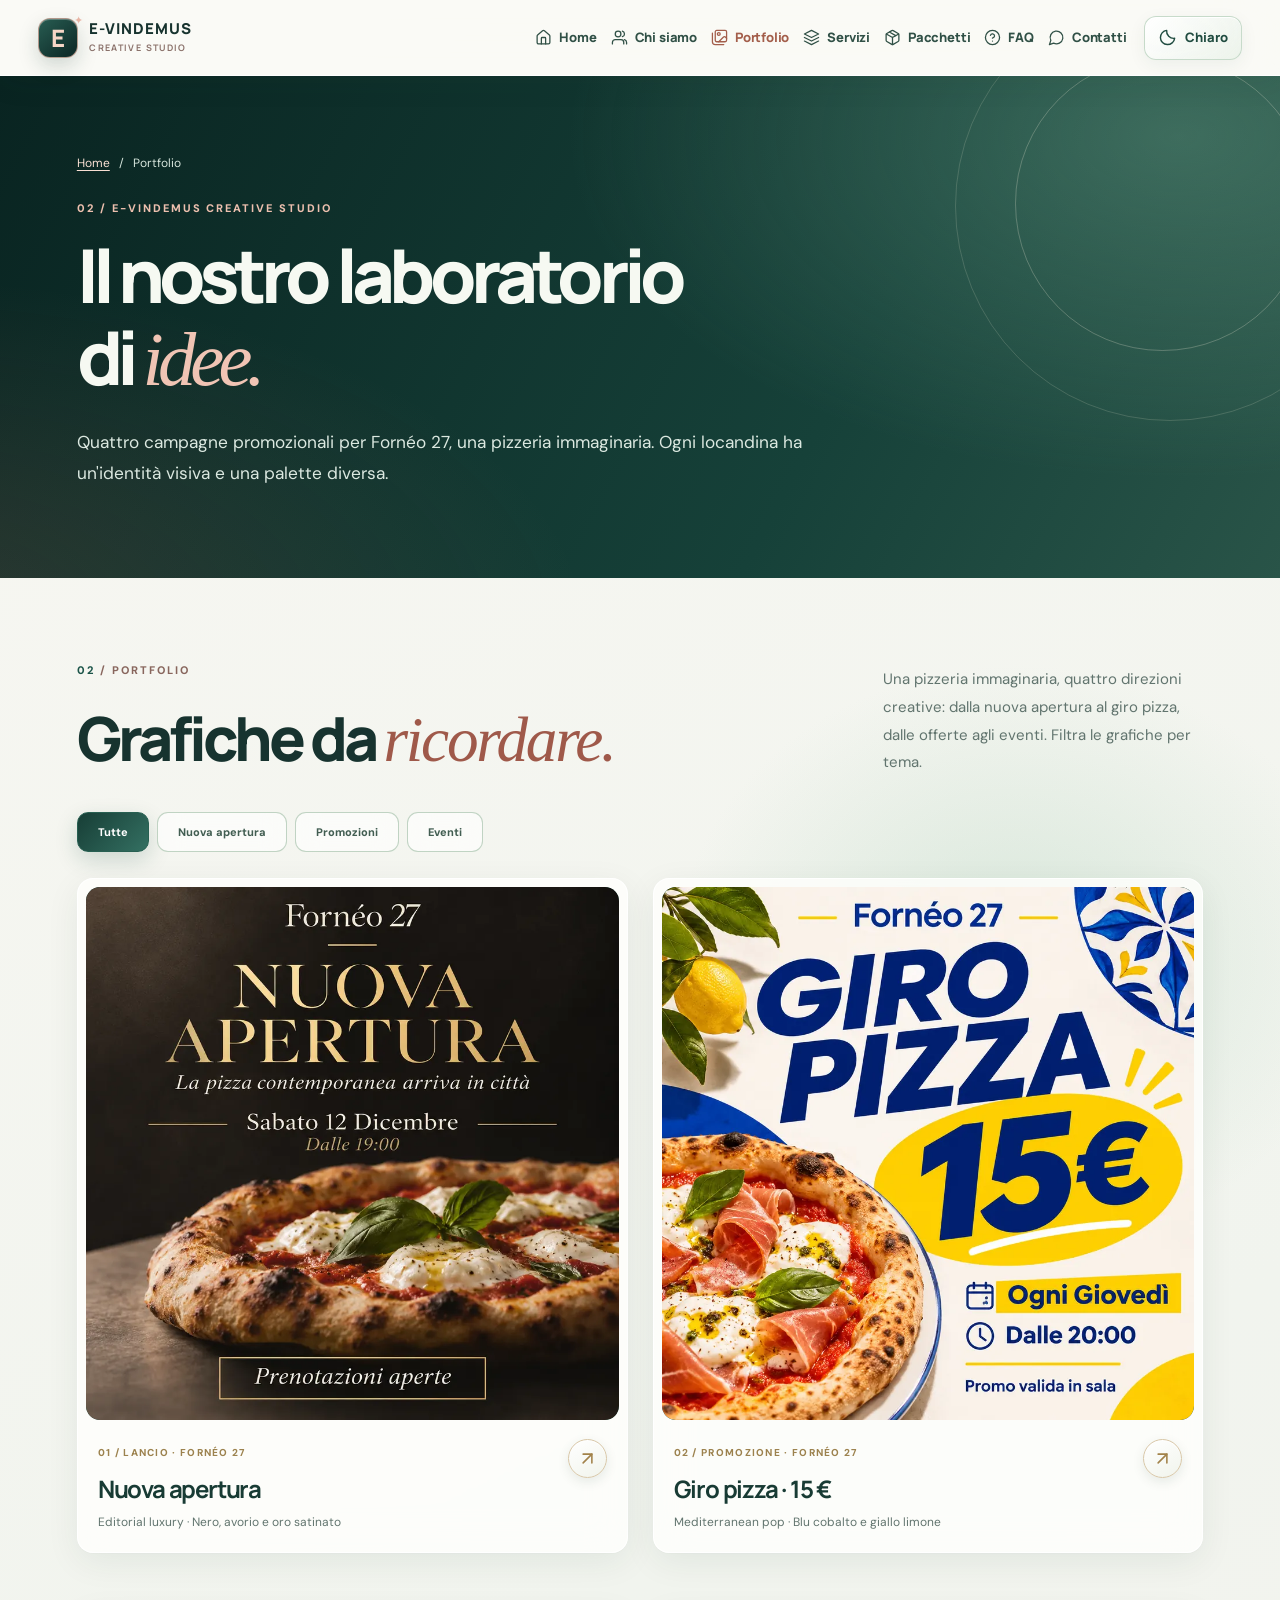
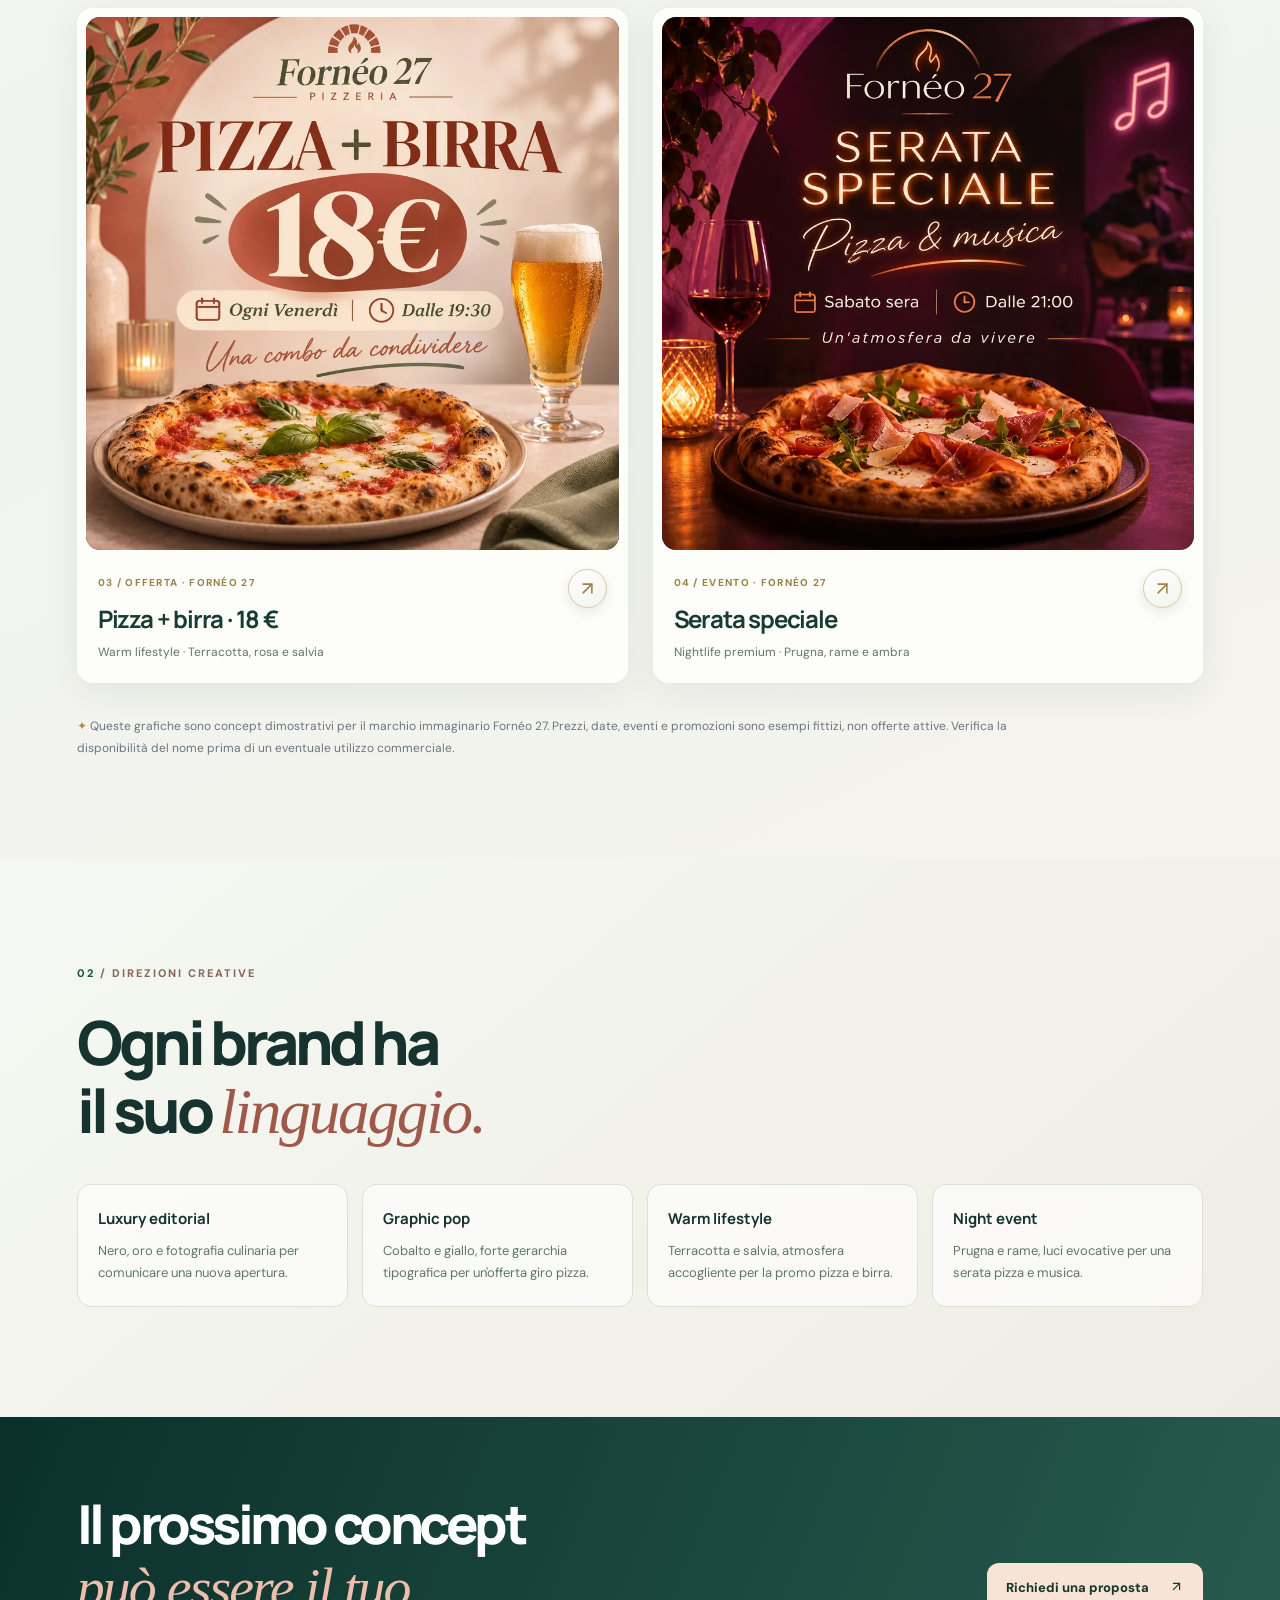
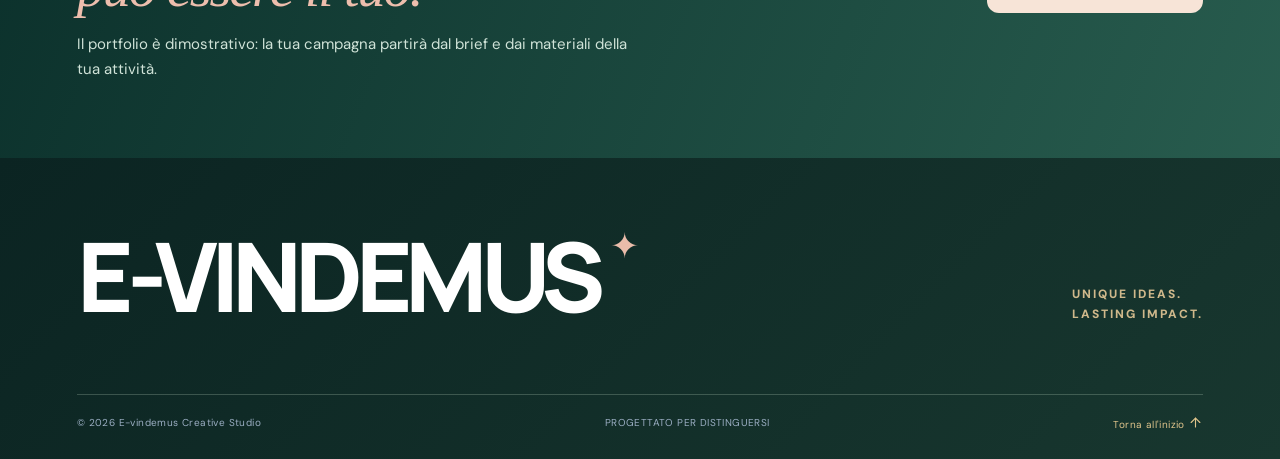
<file: portfolio.html>
<!DOCTYPE html>
<html lang="it"><head>
<meta charset="utf-8"><meta name="viewport" content="width=device-width, initial-scale=1">
<meta name="description" content="Quattro campagne dimostrative per la pizzeria immaginaria Fornéo 27."><meta name="theme-color" content="#132C2A">
<script src="assets/js/theme-init.js"></script>
<meta property="og:type" content="website"><meta property="og:title" content="Portfolio | E-vindemus"><meta property="og:description" content="Quattro campagne dimostrative per la pizzeria immaginaria Fornéo 27.">
<title>Portfolio | E-vindemus</title>
<link rel="preconnect" href="https://fonts.googleapis.com">
<link rel="preconnect" href="https://fonts.gstatic.com" crossorigin>
<link href="https://fonts.googleapis.com/css2?family=DM+Sans:wght@400;500;600;700;800&family=Manrope:wght@400;500;600;700;800&display=swap" rel="stylesheet">
<link rel="stylesheet" href="assets/css/base.css">
<link rel="stylesheet" href="assets/css/liquid-glass.css">
<link rel="stylesheet" href="assets/css/brand.css">
<link rel="stylesheet" href="assets/css/whatsapp.css">
<link rel="stylesheet" href="assets/css/pages.css">
<link rel="stylesheet" href="assets/css/icons.css">
<link rel="stylesheet" href="assets/css/theme.css">
<link rel="stylesheet" href="assets/css/campaigns.css">
<script defer src="assets/js/config.js"></script>
<script defer src="assets/js/site.js"></script>
<script defer src="assets/js/theme.js"></script>
</head><body><div id="ev-vindemus">
<header class="ev-header">
<a class="ev-brand" href="index.html" aria-label="E-vindemus: torna alla homepage"><span class="ev-monogram">E<span>✦</span></span><span class="ev-wordmark">E-VINDEMUS<small>CREATIVE STUDIO</small></span></a>
<nav class="ev-nav" id="ev-navigation" aria-label="Navigazione principale">
<a href="index.html"><svg class="ev-icon ev-nav-icon ev-icon--house" data-icon="house" xmlns="http://www.w3.org/2000/svg" viewBox="0 0 24 24" width="24" height="24" fill="none" stroke="currentColor" stroke-width="1.8" stroke-linecap="round" stroke-linejoin="round" aria-hidden="true" focusable="false"><path d="M15 21v-8a1 1 0 0 0-1-1h-4a1 1 0 0 0-1 1v8"/><path d="M3 10a2 2 0 0 1 .709-1.528l7-6a2 2 0 0 1 2.582 0l7 6A2 2 0 0 1 21 10v9a2 2 0 0 1-2 2H5a2 2 0 0 1-2-2z"/></svg><span>Home</span></a>
<a href="chi-siamo.html"><svg class="ev-icon ev-nav-icon ev-icon--users" data-icon="users" xmlns="http://www.w3.org/2000/svg" viewBox="0 0 24 24" width="24" height="24" fill="none" stroke="currentColor" stroke-width="1.8" stroke-linecap="round" stroke-linejoin="round" aria-hidden="true" focusable="false"><path d="M18 21v-2a4 4 0 0 0-4-4H6a4 4 0 0 0-4 4v2"/><circle cx="10" cy="7" r="4"/><path d="M22 21v-2a4 4 0 0 0-3-3.87M16 3.13a4 4 0 0 1 0 7.75"/></svg><span>Chi siamo</span></a>
<a href="portfolio.html" aria-current="page"><svg class="ev-icon ev-nav-icon ev-icon--images" data-icon="images" xmlns="http://www.w3.org/2000/svg" viewBox="0 0 24 24" width="24" height="24" fill="none" stroke="currentColor" stroke-width="1.8" stroke-linecap="round" stroke-linejoin="round" aria-hidden="true" focusable="false"><rect width="16" height="16" x="6" y="2" rx="2"/><path d="M2 6v12a4 4 0 0 0 4 4h12"/><circle cx="11" cy="7" r="2"/><path d="m22 13-1.296-1.296a2.41 2.41 0 0 0-3.408 0L11 18"/></svg><span>Portfolio</span></a>
<a href="servizi.html"><svg class="ev-icon ev-nav-icon ev-icon--layers" data-icon="layers" xmlns="http://www.w3.org/2000/svg" viewBox="0 0 24 24" width="24" height="24" fill="none" stroke="currentColor" stroke-width="1.8" stroke-linecap="round" stroke-linejoin="round" aria-hidden="true" focusable="false"><path d="m12 2 10 5-10 5L2 7l10-5z"/><path d="m2 12 10 5 10-5M2 17l10 5 10-5"/></svg><span>Servizi</span></a>
<a href="pacchetti.html"><svg class="ev-icon ev-nav-icon ev-icon--package" data-icon="package" xmlns="http://www.w3.org/2000/svg" viewBox="0 0 24 24" width="24" height="24" fill="none" stroke="currentColor" stroke-width="1.8" stroke-linecap="round" stroke-linejoin="round" aria-hidden="true" focusable="false"><path d="m7.5 4.27 9 5.15M21 8a2 2 0 0 0-1-1.73l-7-4a2 2 0 0 0-2 0l-7 4A2 2 0 0 0 3 8v8a2 2 0 0 0 1 1.73l7 4a2 2 0 0 0 2 0l7-4A2 2 0 0 0 21 16z"/><path d="m3.3 7 8.7 5 8.7-5M12 22V12"/></svg><span>Pacchetti</span></a>
<a href="faq.html"><svg class="ev-icon ev-nav-icon ev-icon--circle-help" data-icon="circle-help" xmlns="http://www.w3.org/2000/svg" viewBox="0 0 24 24" width="24" height="24" fill="none" stroke="currentColor" stroke-width="1.8" stroke-linecap="round" stroke-linejoin="round" aria-hidden="true" focusable="false"><circle cx="12" cy="12" r="10"/><path d="M9.09 9a3 3 0 0 1 5.83 1c0 2-3 3-3 3M12 17h.01"/></svg><span>FAQ</span></a>
<a href="contatti.html"><svg class="ev-icon ev-nav-icon ev-icon--message-circle" data-icon="message-circle" xmlns="http://www.w3.org/2000/svg" viewBox="0 0 24 24" width="24" height="24" fill="none" stroke="currentColor" stroke-width="1.8" stroke-linecap="round" stroke-linejoin="round" aria-hidden="true" focusable="false"><path d="M7.9 20A9 9 0 1 0 4 16.1L2 22Z"/></svg><span>Contatti</span></a>
</nav>
<a class="ev-header-cta" href="contatti.html">Parliamo del tuo brand <span aria-hidden="true"><svg class="ev-icon ev-icon--arrow-up-right" data-icon="arrow-up-right" xmlns="http://www.w3.org/2000/svg" viewBox="0 0 24 24" width="24" height="24" fill="none" stroke="currentColor" stroke-width="1.8" stroke-linecap="round" stroke-linejoin="round" aria-hidden="true" focusable="false"><path d="M7 7h10v10"/><path d="M7 17 17 7"/></svg></span></a>
<button class="ev-theme-toggle" type="button" aria-label="Attiva il tema scuro" aria-pressed="false" title="Attiva il tema scuro"><svg class="ev-icon ev-theme-moon" xmlns="http://www.w3.org/2000/svg" viewBox="0 0 24 24" width="20" height="20" fill="none" stroke="currentColor" stroke-width="1.8" stroke-linecap="round" stroke-linejoin="round" aria-hidden="true" focusable="false"><path d="M20.99 13.05A9 9 0 0 1 10.95 3.01 9 9 0 1 0 20.99 13.05Z"/></svg><svg class="ev-icon ev-theme-sun" xmlns="http://www.w3.org/2000/svg" viewBox="0 0 24 24" width="20" height="20" fill="none" stroke="currentColor" stroke-width="1.8" stroke-linecap="round" stroke-linejoin="round" aria-hidden="true" focusable="false"><circle cx="12" cy="12" r="4"/><path d="M12 2v2m0 16v2M4.93 4.93l1.42 1.42m11.3 11.3 1.42 1.42M2 12h2m16 0h2M4.93 19.07l1.42-1.42m11.3-11.3 1.42-1.42"/></svg><span class="ev-theme-label">Chiaro</span></button>
<button class="ev-menu-toggle" type="button" aria-expanded="false" aria-controls="ev-navigation" aria-label="Apri il menu"><svg class="ev-icon ev-icon--menu ev-icon-menu" data-icon="menu" xmlns="http://www.w3.org/2000/svg" viewBox="0 0 24 24" width="24" height="24" fill="none" stroke="currentColor" stroke-width="1.8" stroke-linecap="round" stroke-linejoin="round" aria-hidden="true" focusable="false"><path d="M4 6h16M4 12h16M4 18h16"/></svg><svg class="ev-icon ev-icon--x ev-icon-close" data-icon="x" xmlns="http://www.w3.org/2000/svg" viewBox="0 0 24 24" width="24" height="24" fill="none" stroke="currentColor" stroke-width="1.8" stroke-linecap="round" stroke-linejoin="round" aria-hidden="true" focusable="false"><path d="M18 6 6 18M6 6l12 12"/></svg></button>
</header>
<main id="ev-main">
<section class="ev-inner-hero"><div class="ev-layout"><div class="ev-breadcrumb"><a href="index.html">Home</a><span>/</span><span>Portfolio</span></div><div class="ev-page-kicker">02 / E-VINDEMUS CREATIVE STUDIO</div><h1>Il nostro laboratorio<br>di <em>idee.</em></h1><p>Quattro campagne promozionali per Fornéo 27, una pizzeria immaginaria. Ogni locandina ha un'identità visiva e una palette diversa.</p></div>
</section>
<section class="ev-portfolio ev-layout ev-portfolio--page" id="ev-progetti">
      <div class="ev-heading-row ev-reveal"><div><div class="ev-section-label"><span>02</span> / PORTFOLIO</div><h2>Grafiche da <em>ricordare.</em></h2></div><p>Una pizzeria immaginaria, quattro direzioni creative: dalla nuova apertura al giro pizza, dalle offerte agli eventi. Filtra le grafiche per tema.</p></div>
      <div class="ev-filters" role="group" aria-label="Filtra le campagne dimostrative">
<button type="button" class="ev-filter is-active" data-filter="all" aria-pressed="true">Tutte</button>
<button type="button" class="ev-filter" data-filter="apertura" aria-pressed="false">Nuova apertura</button>
<button type="button" class="ev-filter" data-filter="promozioni" aria-pressed="false">Promozioni</button>
<button type="button" class="ev-filter" data-filter="eventi" aria-pressed="false">Eventi</button>
</div>
<div class="ev-project-grid">
<article class="ev-project ev-reveal" data-category="apertura">
<a class="ev-poster-frame" href="assets/campagne/forneo-nuova-apertura.webp" target="_blank" rel="noopener noreferrer" aria-label="Apri la grafica dimostrativa Nuova apertura">
<img class="ev-portfolio-image" src="assets/campagne/forneo-nuova-apertura.webp" width="920" height="920" loading="eager" decoding="async" alt="Locandina dimostrativa Fornéo 27 Nuova apertura, stile nero e oro, pizza artigianale, sabato 12 dicembre">
<span class="ev-poster-expand" aria-hidden="true"><svg class="ev-icon ev-icon--arrow-up-right" data-icon="arrow-up-right" xmlns="http://www.w3.org/2000/svg" viewBox="0 0 24 24" width="24" height="24" fill="none" stroke="currentColor" stroke-width="1.8" stroke-linecap="round" stroke-linejoin="round" aria-hidden="true" focusable="false"><path d="M7 7h10v10"/><path d="M7 17 17 7"/></svg></span>
</a>
<div class="ev-project-info"><div><span>01 / LANCIO · FORNÉO 27</span><h3>Nuova apertura</h3><p>Editorial luxury · Nero, avorio e oro satinato</p></div>
<a class="ev-project-arrow" href="assets/campagne/forneo-nuova-apertura.webp" target="_blank" rel="noopener noreferrer" aria-label="Apri la locandina Nuova apertura"><svg class="ev-icon ev-icon--arrow-up-right" data-icon="arrow-up-right" xmlns="http://www.w3.org/2000/svg" viewBox="0 0 24 24" width="24" height="24" fill="none" stroke="currentColor" stroke-width="1.8" stroke-linecap="round" stroke-linejoin="round" aria-hidden="true" focusable="false"><path d="M7 7h10v10"/><path d="M7 17 17 7"/></svg></a></div>
</article>
<article class="ev-project ev-reveal" data-category="promozioni">
<a class="ev-poster-frame" href="assets/campagne/forneo-giro-pizza-15.webp" target="_blank" rel="noopener noreferrer" aria-label="Apri la grafica dimostrativa Giro pizza · 15 €">
<img class="ev-portfolio-image" src="assets/campagne/forneo-giro-pizza-15.webp" width="920" height="920" loading="lazy" decoding="async" alt="Locandina dimostrativa Giro pizza 15 euro di Fornéo 27, stile mediterraneo blu cobalto e giallo">
<span class="ev-poster-expand" aria-hidden="true"><svg class="ev-icon ev-icon--arrow-up-right" data-icon="arrow-up-right" xmlns="http://www.w3.org/2000/svg" viewBox="0 0 24 24" width="24" height="24" fill="none" stroke="currentColor" stroke-width="1.8" stroke-linecap="round" stroke-linejoin="round" aria-hidden="true" focusable="false"><path d="M7 7h10v10"/><path d="M7 17 17 7"/></svg></span>
</a>
<div class="ev-project-info"><div><span>02 / PROMOZIONE · FORNÉO 27</span><h3>Giro pizza · 15 €</h3><p>Mediterranean pop · Blu cobalto e giallo limone</p></div>
<a class="ev-project-arrow" href="assets/campagne/forneo-giro-pizza-15.webp" target="_blank" rel="noopener noreferrer" aria-label="Apri la locandina Giro pizza · 15 €"><svg class="ev-icon ev-icon--arrow-up-right" data-icon="arrow-up-right" xmlns="http://www.w3.org/2000/svg" viewBox="0 0 24 24" width="24" height="24" fill="none" stroke="currentColor" stroke-width="1.8" stroke-linecap="round" stroke-linejoin="round" aria-hidden="true" focusable="false"><path d="M7 7h10v10"/><path d="M7 17 17 7"/></svg></a></div>
</article>
<article class="ev-project ev-reveal" data-category="promozioni">
<a class="ev-poster-frame" href="assets/campagne/forneo-pizza-birra-18.webp" target="_blank" rel="noopener noreferrer" aria-label="Apri la grafica dimostrativa Pizza + birra · 18 €">
<img class="ev-portfolio-image" src="assets/campagne/forneo-pizza-birra-18.webp" width="920" height="920" loading="lazy" decoding="async" alt="Locandina dimostrativa Pizza più birra 18 euro, Fornéo 27, stile terracotta e salvia">
<span class="ev-poster-expand" aria-hidden="true"><svg class="ev-icon ev-icon--arrow-up-right" data-icon="arrow-up-right" xmlns="http://www.w3.org/2000/svg" viewBox="0 0 24 24" width="24" height="24" fill="none" stroke="currentColor" stroke-width="1.8" stroke-linecap="round" stroke-linejoin="round" aria-hidden="true" focusable="false"><path d="M7 7h10v10"/><path d="M7 17 17 7"/></svg></span>
</a>
<div class="ev-project-info"><div><span>03 / OFFERTA · FORNÉO 27</span><h3>Pizza + birra · 18 €</h3><p>Warm lifestyle · Terracotta, rosa e salvia</p></div>
<a class="ev-project-arrow" href="assets/campagne/forneo-pizza-birra-18.webp" target="_blank" rel="noopener noreferrer" aria-label="Apri la locandina Pizza + birra · 18 €"><svg class="ev-icon ev-icon--arrow-up-right" data-icon="arrow-up-right" xmlns="http://www.w3.org/2000/svg" viewBox="0 0 24 24" width="24" height="24" fill="none" stroke="currentColor" stroke-width="1.8" stroke-linecap="round" stroke-linejoin="round" aria-hidden="true" focusable="false"><path d="M7 7h10v10"/><path d="M7 17 17 7"/></svg></a></div>
</article>
<article class="ev-project ev-reveal" data-category="eventi">
<a class="ev-poster-frame" href="assets/campagne/forneo-serata-speciale.webp" target="_blank" rel="noopener noreferrer" aria-label="Apri la grafica dimostrativa Serata speciale">
<img class="ev-portfolio-image" src="assets/campagne/forneo-serata-speciale.webp" width="920" height="920" loading="lazy" decoding="async" alt="Locandina dimostrativa Fornéo 27 serata speciale pizza e musica, luci prugna e rame">
<span class="ev-poster-expand" aria-hidden="true"><svg class="ev-icon ev-icon--arrow-up-right" data-icon="arrow-up-right" xmlns="http://www.w3.org/2000/svg" viewBox="0 0 24 24" width="24" height="24" fill="none" stroke="currentColor" stroke-width="1.8" stroke-linecap="round" stroke-linejoin="round" aria-hidden="true" focusable="false"><path d="M7 7h10v10"/><path d="M7 17 17 7"/></svg></span>
</a>
<div class="ev-project-info"><div><span>04 / EVENTO · FORNÉO 27</span><h3>Serata speciale</h3><p>Nightlife premium · Prugna, rame e ambra</p></div>
<a class="ev-project-arrow" href="assets/campagne/forneo-serata-speciale.webp" target="_blank" rel="noopener noreferrer" aria-label="Apri la locandina Serata speciale"><svg class="ev-icon ev-icon--arrow-up-right" data-icon="arrow-up-right" xmlns="http://www.w3.org/2000/svg" viewBox="0 0 24 24" width="24" height="24" fill="none" stroke="currentColor" stroke-width="1.8" stroke-linecap="round" stroke-linejoin="round" aria-hidden="true" focusable="false"><path d="M7 7h10v10"/><path d="M7 17 17 7"/></svg></a></div>
</article>
</div>
<p class="ev-portfolio-disclaimer"><span>✦</span> Queste grafiche sono concept dimostrativi per il marchio immaginario Fornéo 27. Prezzi, date, eventi e promozioni sono esempi fittizi, non offerte attive. Verifica la disponibilità del nome prima di un eventuale utilizzo commerciale.</p>
</section>
<section class="ev-page-section ev-page-section--soft"><div class="ev-layout"><div class="ev-section-label"><span>02</span> / DIREZIONI CREATIVE</div><h2>Ogni brand ha<br>il suo <em>linguaggio.</em></h2><div class="ev-concept-grid">
<article><h3>Luxury editorial</h3><p>Nero, oro e fotografia culinaria per comunicare una nuova apertura.</p>
</article>
<article><h3>Graphic pop</h3><p>Cobalto e giallo, forte gerarchia tipografica per un'offerta giro pizza.</p>
</article>
<article><h3>Warm lifestyle</h3><p>Terracotta e salvia, atmosfera accogliente per la promo pizza e birra.</p>
</article>
<article><h3>Night event</h3><p>Prugna e rame, luci evocative per una serata pizza e musica.</p>
</article>
</div></div>
</section>
<section class="ev-page-cta"><div class="ev-layout"><div><h2>Il prossimo concept<br><em>può essere il tuo.</em></h2><p>Il portfolio è dimostrativo: la tua campagna partirà dal brief e dai materiali della tua attività.</p></div><a class="ev-page-button" href="contatti.html">Richiedi una proposta <span aria-hidden="true"><svg class="ev-icon ev-icon--arrow-up-right" data-icon="arrow-up-right" xmlns="http://www.w3.org/2000/svg" viewBox="0 0 24 24" width="24" height="24" fill="none" stroke="currentColor" stroke-width="1.8" stroke-linecap="round" stroke-linejoin="round" aria-hidden="true" focusable="false"><path d="M7 7h10v10"/><path d="M7 17 17 7"/></svg></span></a></div>
</section>
</main>
<footer class="ev-footer"><div class="ev-layout"><div class="ev-footer-top"><div class="ev-footer-name">E-VINDEMUS<span>✦</span></div><p>UNIQUE IDEAS.<br>LASTING IMPACT.</p></div><div class="ev-footer-bottom"><span>© <span id="ev-year">2026</span> E-vindemus Creative Studio</span><span>PROGETTATO PER DISTINGUERSI</span><a href="index.html">Torna all'inizio <svg class="ev-icon ev-icon--arrow-up" data-icon="arrow-up" xmlns="http://www.w3.org/2000/svg" viewBox="0 0 24 24" width="24" height="24" fill="none" stroke="currentColor" stroke-width="1.8" stroke-linecap="round" stroke-linejoin="round" aria-hidden="true" focusable="false"><path d="m5 12 7-7 7 7"/><path d="M12 19V5"/></svg></a></div></div></footer>
</div></body></html>
</file>
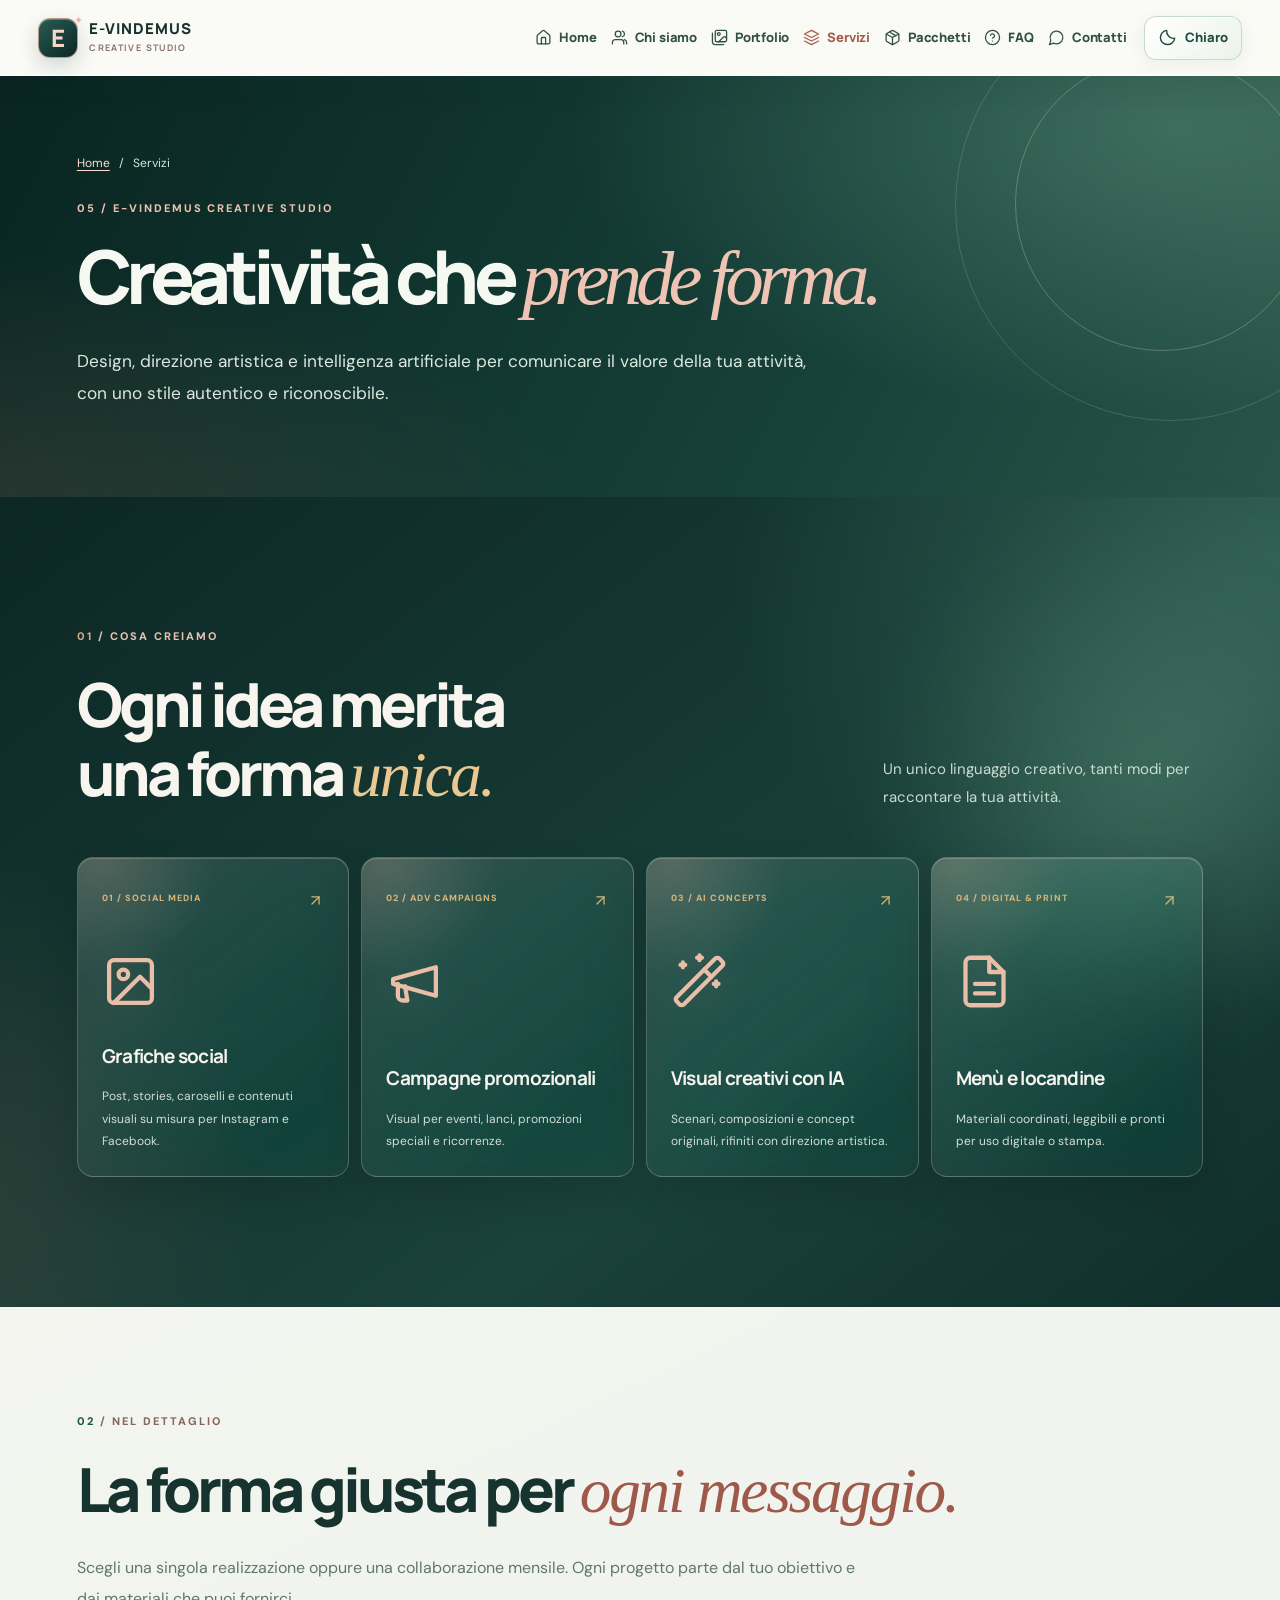
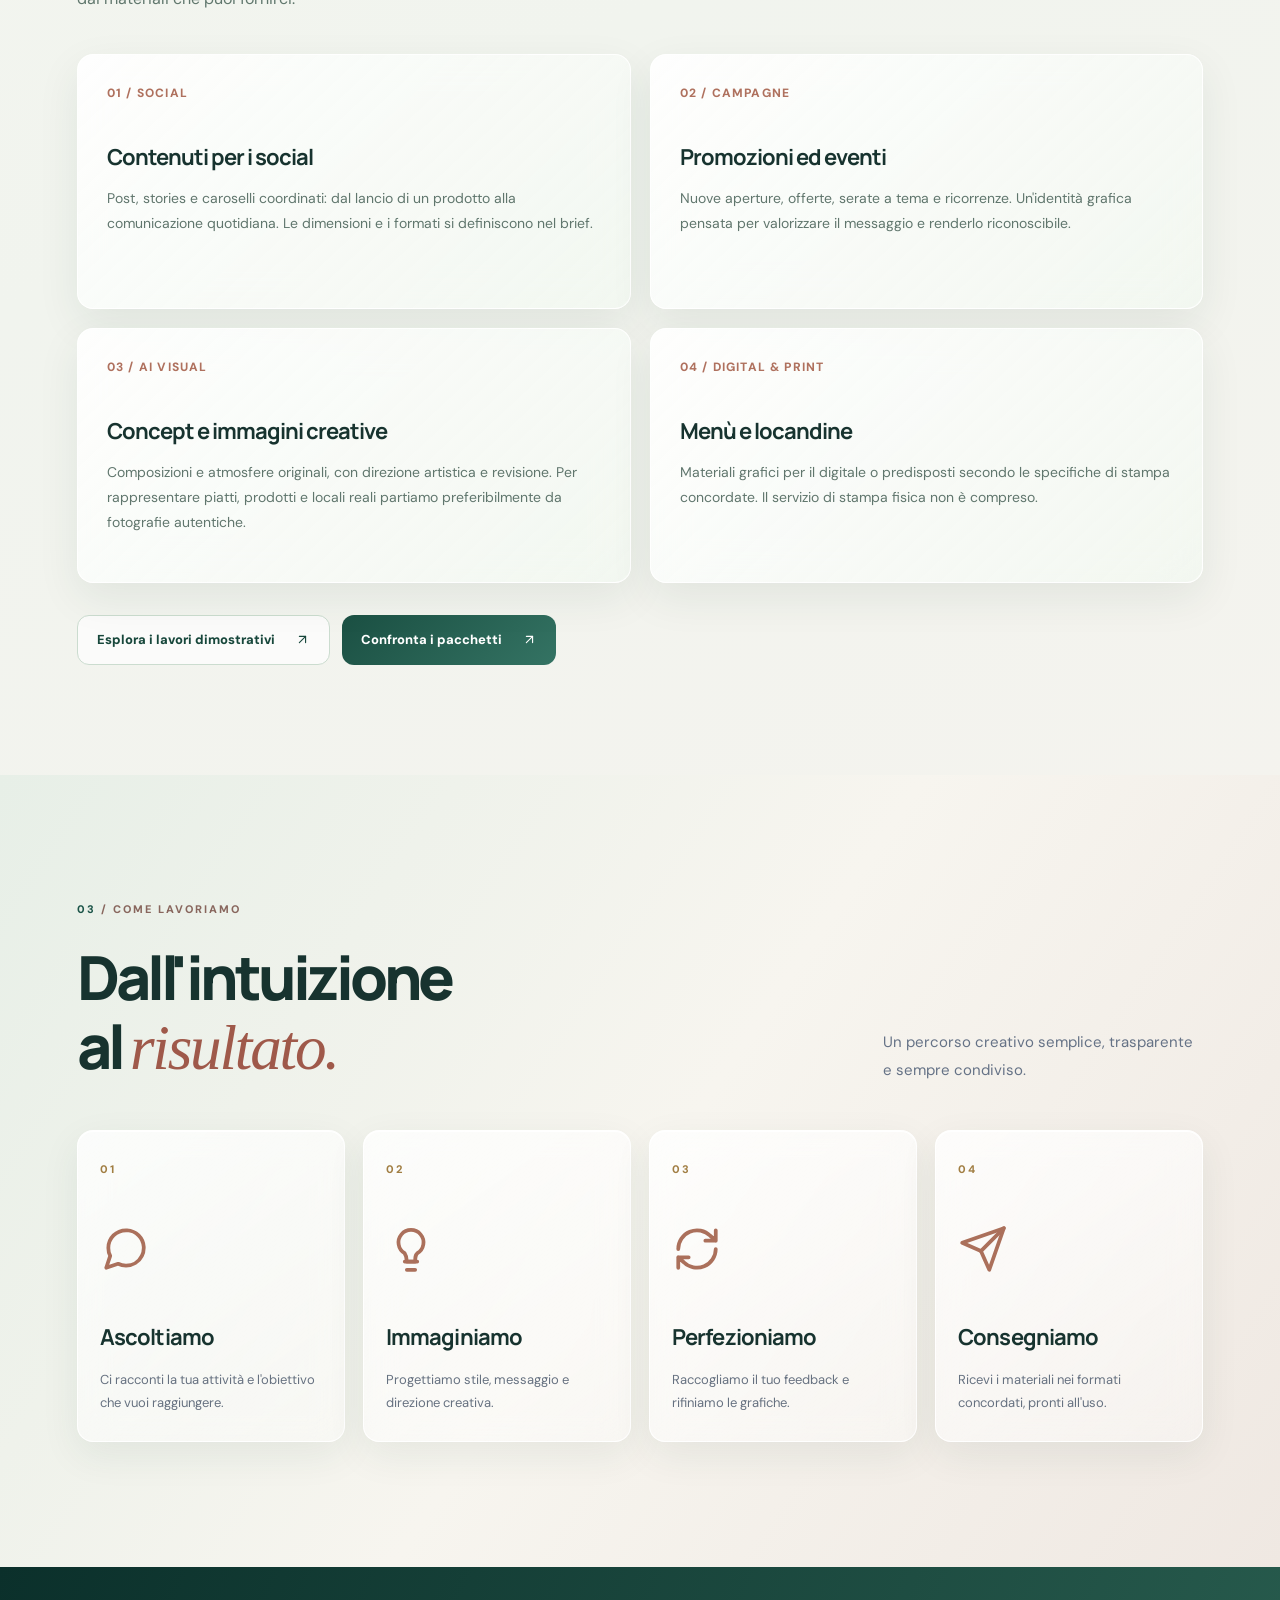
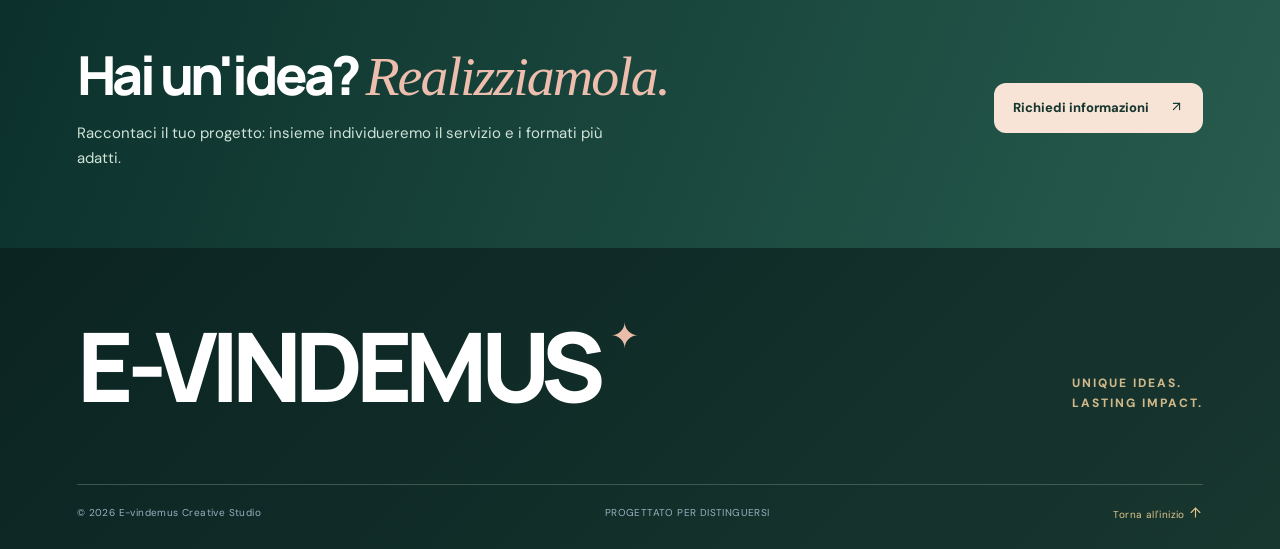
<file: servizi.html>
<!DOCTYPE html>
<html lang="it"><head>
<meta charset="utf-8"><meta name="viewport" content="width=device-width, initial-scale=1">
<meta name="description" content="Grafiche social, campagne promozionali, visual creativi con IA, menù e locandine: scopri i servizi di E-vindemus."><meta name="theme-color" content="#132C2A">
<script src="assets/js/theme-init.js"></script>
<meta property="og:type" content="website"><meta property="og:title" content="Servizi | E-vindemus"><meta property="og:description" content="Grafiche social, campagne promozionali, visual creativi con IA, menù e locandine: scopri i servizi di E-vindemus.">
<title>Servizi | E-vindemus</title>
<link rel="preconnect" href="https://fonts.googleapis.com">
<link rel="preconnect" href="https://fonts.gstatic.com" crossorigin>
<link href="https://fonts.googleapis.com/css2?family=DM+Sans:wght@400;500;600;700;800&family=Manrope:wght@400;500;600;700;800&display=swap" rel="stylesheet">
<link rel="stylesheet" href="assets/css/base.css">
<link rel="stylesheet" href="assets/css/liquid-glass.css">
<link rel="stylesheet" href="assets/css/brand.css">
<link rel="stylesheet" href="assets/css/whatsapp.css">
<link rel="stylesheet" href="assets/css/pages.css">
<link rel="stylesheet" href="assets/css/icons.css">
<link rel="stylesheet" href="assets/css/theme.css">
<link rel="stylesheet" href="assets/css/campaigns.css">
<script defer src="assets/js/config.js"></script>
<script defer src="assets/js/site.js"></script>
<script defer src="assets/js/theme.js"></script>
</head><body><div id="ev-vindemus">
<header class="ev-header">
<a class="ev-brand" href="index.html" aria-label="E-vindemus: torna alla homepage"><span class="ev-monogram">E<span>✦</span></span><span class="ev-wordmark">E-VINDEMUS<small>CREATIVE STUDIO</small></span></a>
<nav class="ev-nav" id="ev-navigation" aria-label="Navigazione principale">
<a href="index.html"><svg class="ev-icon ev-nav-icon ev-icon--house" data-icon="house" xmlns="http://www.w3.org/2000/svg" viewBox="0 0 24 24" width="24" height="24" fill="none" stroke="currentColor" stroke-width="1.8" stroke-linecap="round" stroke-linejoin="round" aria-hidden="true" focusable="false"><path d="M15 21v-8a1 1 0 0 0-1-1h-4a1 1 0 0 0-1 1v8"/><path d="M3 10a2 2 0 0 1 .709-1.528l7-6a2 2 0 0 1 2.582 0l7 6A2 2 0 0 1 21 10v9a2 2 0 0 1-2 2H5a2 2 0 0 1-2-2z"/></svg><span>Home</span></a>
<a href="chi-siamo.html"><svg class="ev-icon ev-nav-icon ev-icon--users" data-icon="users" xmlns="http://www.w3.org/2000/svg" viewBox="0 0 24 24" width="24" height="24" fill="none" stroke="currentColor" stroke-width="1.8" stroke-linecap="round" stroke-linejoin="round" aria-hidden="true" focusable="false"><path d="M18 21v-2a4 4 0 0 0-4-4H6a4 4 0 0 0-4 4v2"/><circle cx="10" cy="7" r="4"/><path d="M22 21v-2a4 4 0 0 0-3-3.87M16 3.13a4 4 0 0 1 0 7.75"/></svg><span>Chi siamo</span></a>
<a href="portfolio.html"><svg class="ev-icon ev-nav-icon ev-icon--images" data-icon="images" xmlns="http://www.w3.org/2000/svg" viewBox="0 0 24 24" width="24" height="24" fill="none" stroke="currentColor" stroke-width="1.8" stroke-linecap="round" stroke-linejoin="round" aria-hidden="true" focusable="false"><rect width="16" height="16" x="6" y="2" rx="2"/><path d="M2 6v12a4 4 0 0 0 4 4h12"/><circle cx="11" cy="7" r="2"/><path d="m22 13-1.296-1.296a2.41 2.41 0 0 0-3.408 0L11 18"/></svg><span>Portfolio</span></a>
<a href="servizi.html" aria-current="page"><svg class="ev-icon ev-nav-icon ev-icon--layers" data-icon="layers" xmlns="http://www.w3.org/2000/svg" viewBox="0 0 24 24" width="24" height="24" fill="none" stroke="currentColor" stroke-width="1.8" stroke-linecap="round" stroke-linejoin="round" aria-hidden="true" focusable="false"><path d="m12 2 10 5-10 5L2 7l10-5z"/><path d="m2 12 10 5 10-5M2 17l10 5 10-5"/></svg><span>Servizi</span></a>
<a href="pacchetti.html"><svg class="ev-icon ev-nav-icon ev-icon--package" data-icon="package" xmlns="http://www.w3.org/2000/svg" viewBox="0 0 24 24" width="24" height="24" fill="none" stroke="currentColor" stroke-width="1.8" stroke-linecap="round" stroke-linejoin="round" aria-hidden="true" focusable="false"><path d="m7.5 4.27 9 5.15M21 8a2 2 0 0 0-1-1.73l-7-4a2 2 0 0 0-2 0l-7 4A2 2 0 0 0 3 8v8a2 2 0 0 0 1 1.73l7 4a2 2 0 0 0 2 0l7-4A2 2 0 0 0 21 16z"/><path d="m3.3 7 8.7 5 8.7-5M12 22V12"/></svg><span>Pacchetti</span></a>
<a href="faq.html"><svg class="ev-icon ev-nav-icon ev-icon--circle-help" data-icon="circle-help" xmlns="http://www.w3.org/2000/svg" viewBox="0 0 24 24" width="24" height="24" fill="none" stroke="currentColor" stroke-width="1.8" stroke-linecap="round" stroke-linejoin="round" aria-hidden="true" focusable="false"><circle cx="12" cy="12" r="10"/><path d="M9.09 9a3 3 0 0 1 5.83 1c0 2-3 3-3 3M12 17h.01"/></svg><span>FAQ</span></a>
<a href="contatti.html"><svg class="ev-icon ev-nav-icon ev-icon--message-circle" data-icon="message-circle" xmlns="http://www.w3.org/2000/svg" viewBox="0 0 24 24" width="24" height="24" fill="none" stroke="currentColor" stroke-width="1.8" stroke-linecap="round" stroke-linejoin="round" aria-hidden="true" focusable="false"><path d="M7.9 20A9 9 0 1 0 4 16.1L2 22Z"/></svg><span>Contatti</span></a>
</nav>
<a class="ev-header-cta" href="contatti.html">Parliamo del tuo brand <span aria-hidden="true"><svg class="ev-icon ev-icon--arrow-up-right" data-icon="arrow-up-right" xmlns="http://www.w3.org/2000/svg" viewBox="0 0 24 24" width="24" height="24" fill="none" stroke="currentColor" stroke-width="1.8" stroke-linecap="round" stroke-linejoin="round" aria-hidden="true" focusable="false"><path d="M7 7h10v10"/><path d="M7 17 17 7"/></svg></span></a>
<button class="ev-theme-toggle" type="button" aria-label="Attiva il tema scuro" aria-pressed="false" title="Attiva il tema scuro"><svg class="ev-icon ev-theme-moon" xmlns="http://www.w3.org/2000/svg" viewBox="0 0 24 24" width="20" height="20" fill="none" stroke="currentColor" stroke-width="1.8" stroke-linecap="round" stroke-linejoin="round" aria-hidden="true" focusable="false"><path d="M20.99 13.05A9 9 0 0 1 10.95 3.01 9 9 0 1 0 20.99 13.05Z"/></svg><svg class="ev-icon ev-theme-sun" xmlns="http://www.w3.org/2000/svg" viewBox="0 0 24 24" width="20" height="20" fill="none" stroke="currentColor" stroke-width="1.8" stroke-linecap="round" stroke-linejoin="round" aria-hidden="true" focusable="false"><circle cx="12" cy="12" r="4"/><path d="M12 2v2m0 16v2M4.93 4.93l1.42 1.42m11.3 11.3 1.42 1.42M2 12h2m16 0h2M4.93 19.07l1.42-1.42m11.3-11.3 1.42-1.42"/></svg><span class="ev-theme-label">Chiaro</span></button>
<button class="ev-menu-toggle" type="button" aria-expanded="false" aria-controls="ev-navigation" aria-label="Apri il menu"><svg class="ev-icon ev-icon--menu ev-icon-menu" data-icon="menu" xmlns="http://www.w3.org/2000/svg" viewBox="0 0 24 24" width="24" height="24" fill="none" stroke="currentColor" stroke-width="1.8" stroke-linecap="round" stroke-linejoin="round" aria-hidden="true" focusable="false"><path d="M4 6h16M4 12h16M4 18h16"/></svg><svg class="ev-icon ev-icon--x ev-icon-close" data-icon="x" xmlns="http://www.w3.org/2000/svg" viewBox="0 0 24 24" width="24" height="24" fill="none" stroke="currentColor" stroke-width="1.8" stroke-linecap="round" stroke-linejoin="round" aria-hidden="true" focusable="false"><path d="M18 6 6 18M6 6l12 12"/></svg></button>
</header>
<main>
<section class="ev-inner-hero"><div class="ev-layout"><nav class="ev-breadcrumb" aria-label="Percorso di navigazione"><a href="index.html">Home</a><span aria-hidden="true">/</span><span aria-current="page">Servizi</span></nav><div class="ev-page-kicker">05 / E-VINDEMUS CREATIVE STUDIO</div><h1>Creatività che <em>prende forma.</em></h1><p>Design, direzione artistica e intelligenza artificiale per comunicare il valore della tua attività, con uno stile autentico e riconoscibile.</p></div></section><section class="ev-services" id="ev-servizi"><div class="ev-layout"><div class="ev-heading-row ev-reveal"><div><div class="ev-section-label ev-light-label"><span>01</span> / COSA CREIAMO</div><h2>Ogni idea merita<br>una forma <em>unica.</em></h2></div><p>Un unico linguaggio creativo, tanti modi per raccontare la tua attività.</p></div><div class="ev-services-grid">
<article class="ev-service"><div class="ev-service-head"><span>01 / SOCIAL MEDIA</span><span><svg class="ev-icon ev-icon--arrow-up-right" data-icon="arrow-up-right" xmlns="http://www.w3.org/2000/svg" viewBox="0 0 24 24" width="24" height="24" fill="none" stroke="currentColor" stroke-width="1.8" stroke-linecap="round" stroke-linejoin="round" aria-hidden="true" focusable="false"><path d="M7 7h10v10"/><path d="M7 17 17 7"/></svg></span></div><div class="ev-service-icon"><svg class="ev-icon ev-icon--image" data-icon="image" xmlns="http://www.w3.org/2000/svg" viewBox="0 0 24 24" width="24" height="24" fill="none" stroke="currentColor" stroke-width="1.8" stroke-linecap="round" stroke-linejoin="round" aria-hidden="true" focusable="false"><rect width="18" height="18" x="3" y="3" rx="2"/><circle cx="9" cy="9" r="2"/><path d="m21 15-5-5L5 21"/></svg></div><h3>Grafiche social</h3><p>Post, stories, caroselli e contenuti visuali su misura per Instagram e Facebook.</p>
</article>
<article class="ev-service"><div class="ev-service-head"><span>02 / ADV CAMPAIGNS</span><span><svg class="ev-icon ev-icon--arrow-up-right" data-icon="arrow-up-right" xmlns="http://www.w3.org/2000/svg" viewBox="0 0 24 24" width="24" height="24" fill="none" stroke="currentColor" stroke-width="1.8" stroke-linecap="round" stroke-linejoin="round" aria-hidden="true" focusable="false"><path d="M7 7h10v10"/><path d="M7 17 17 7"/></svg></span></div><div class="ev-service-icon"><svg class="ev-icon ev-icon--megaphone" data-icon="megaphone" xmlns="http://www.w3.org/2000/svg" viewBox="0 0 24 24" width="24" height="24" fill="none" stroke="currentColor" stroke-width="1.8" stroke-linecap="round" stroke-linejoin="round" aria-hidden="true" focusable="false"><path d="m3 11 18-5v12L3 13v-2Z"/><path d="M5 13v5a2 2 0 0 0 2 2h2l-1-6"/></svg></div><h3>Campagne promozionali</h3><p>Visual per eventi, lanci, promozioni speciali e ricorrenze.</p>
</article>
<article class="ev-service"><div class="ev-service-head"><span>03 / AI CONCEPTS</span><span><svg class="ev-icon ev-icon--arrow-up-right" data-icon="arrow-up-right" xmlns="http://www.w3.org/2000/svg" viewBox="0 0 24 24" width="24" height="24" fill="none" stroke="currentColor" stroke-width="1.8" stroke-linecap="round" stroke-linejoin="round" aria-hidden="true" focusable="false"><path d="M7 7h10v10"/><path d="M7 17 17 7"/></svg></span></div><div class="ev-service-icon"><svg class="ev-icon ev-icon--wand-sparkles" data-icon="wand-sparkles" xmlns="http://www.w3.org/2000/svg" viewBox="0 0 24 24" width="24" height="24" fill="none" stroke="currentColor" stroke-width="1.8" stroke-linecap="round" stroke-linejoin="round" aria-hidden="true" focusable="false"><path d="m21.64 3.64-1.28-1.28a1.2 1.2 0 0 0-1.7 0L2.36 18.66a1.2 1.2 0 0 0 0 1.7l1.28 1.28a1.2 1.2 0 0 0 1.7 0l16.3-16.3a1.2 1.2 0 0 0 0-1.7Z"/><path d="m14 7 3 3M5 6V4M6 5H4M12 3V1M13 2h-2M19 14v-2M20 13h-2"/></svg></div><h3>Visual creativi con IA</h3><p>Scenari, composizioni e concept originali, rifiniti con direzione artistica.</p>
</article>
<article class="ev-service"><div class="ev-service-head"><span>04 / DIGITAL & PRINT</span><span><svg class="ev-icon ev-icon--arrow-up-right" data-icon="arrow-up-right" xmlns="http://www.w3.org/2000/svg" viewBox="0 0 24 24" width="24" height="24" fill="none" stroke="currentColor" stroke-width="1.8" stroke-linecap="round" stroke-linejoin="round" aria-hidden="true" focusable="false"><path d="M7 7h10v10"/><path d="M7 17 17 7"/></svg></span></div><div class="ev-service-icon"><svg class="ev-icon ev-icon--file-text" data-icon="file-text" xmlns="http://www.w3.org/2000/svg" viewBox="0 0 24 24" width="24" height="24" fill="none" stroke="currentColor" stroke-width="1.8" stroke-linecap="round" stroke-linejoin="round" aria-hidden="true" focusable="false"><path d="M14 2H6a2 2 0 0 0-2 2v16a2 2 0 0 0 2 2h12a2 2 0 0 0 2-2V8Z"/><path d="M14 2v6h6M8 13h8M8 17h8"/></svg></div><h3>Menù e locandine</h3><p>Materiali coordinati, leggibili e pronti per uso digitale o stampa.</p>
</article>
    </div></div>
</section><section class="ev-page-section ev-layout"><div class="ev-section-label"><span>02</span> / NEL DETTAGLIO</div><h2>La forma giusta per <em>ogni messaggio.</em></h2><p class="ev-page-lead">Scegli una singola realizzazione oppure una collaborazione mensile. Ogni progetto parte dal tuo obiettivo e dai materiali che puoi fornirci.</p><div class="ev-feature-grid ev-service-details"><article class="ev-feature-card"><span class="ev-feature-index">01 / SOCIAL</span><h3>Contenuti per i social</h3><p>Post, stories e caroselli coordinati: dal lancio di un prodotto alla comunicazione quotidiana. Le dimensioni e i formati si definiscono nel brief.</p></article><article class="ev-feature-card"><span class="ev-feature-index">02 / CAMPAGNE</span><h3>Promozioni ed eventi</h3><p>Nuove aperture, offerte, serate a tema e ricorrenze. Un'identità grafica pensata per valorizzare il messaggio e renderlo riconoscibile.</p></article><article class="ev-feature-card"><span class="ev-feature-index">03 / AI VISUAL</span><h3>Concept e immagini creative</h3><p>Composizioni e atmosfere originali, con direzione artistica e revisione. Per rappresentare piatti, prodotti e locali reali partiamo preferibilmente da fotografie autentiche.</p></article><article class="ev-feature-card"><span class="ev-feature-index">04 / DIGITAL & PRINT</span><h3>Menù e locandine</h3><p>Materiali grafici per il digitale o predisposti secondo le specifiche di stampa concordate. Il servizio di stampa fisica non è compreso.</p></article></div><div class="ev-page-actions"><a class="ev-page-button ev-page-button--line" href="portfolio.html">Esplora i lavori dimostrativi<span aria-hidden="true"><svg class="ev-icon ev-icon--arrow-up-right" data-icon="arrow-up-right" xmlns="http://www.w3.org/2000/svg" viewBox="0 0 24 24" width="24" height="24" fill="none" stroke="currentColor" stroke-width="1.8" stroke-linecap="round" stroke-linejoin="round" aria-hidden="true" focusable="false"><path d="M7 7h10v10"/><path d="M7 17 17 7"/></svg></span></a><a class="ev-page-button" href="pacchetti.html">Confronta i pacchetti<span aria-hidden="true"><svg class="ev-icon ev-icon--arrow-up-right" data-icon="arrow-up-right" xmlns="http://www.w3.org/2000/svg" viewBox="0 0 24 24" width="24" height="24" fill="none" stroke="currentColor" stroke-width="1.8" stroke-linecap="round" stroke-linejoin="round" aria-hidden="true" focusable="false"><path d="M7 7h10v10"/><path d="M7 17 17 7"/></svg></span></a></div></section><section class="ev-process" id="ev-metodo"><div class="ev-layout"><div class="ev-section-label"><span>03</span> / COME LAVORIAMO</div><div class="ev-heading-row ev-reveal"><h2>Dall'intuizione<br>al <em>risultato.</em></h2><p>Un percorso creativo semplice, trasparente e sempre condiviso.</p></div><div class="ev-steps">
<article><span>01</span><div class="ev-step-mark"><svg class="ev-icon ev-icon--message-circle" data-icon="message-circle" xmlns="http://www.w3.org/2000/svg" viewBox="0 0 24 24" width="24" height="24" fill="none" stroke="currentColor" stroke-width="1.8" stroke-linecap="round" stroke-linejoin="round" aria-hidden="true" focusable="false"><path d="M21 11.5a8.4 8.4 0 0 1-.9 3.8 8.5 8.5 0 0 1-7.6 4.7 8.4 8.4 0 0 1-3.8-.9L3 21l1.9-5.7a8.4 8.4 0 0 1-.9-3.8A8.5 8.5 0 0 1 12.5 3H13a8.5 8.5 0 0 1 8 8v.5Z"/></svg></div><h3>Ascoltiamo</h3><p>Ci racconti la tua attività e l'obiettivo che vuoi raggiungere.</p>
</article>
<article><span>02</span><div class="ev-step-mark"><svg class="ev-icon ev-icon--lightbulb" data-icon="lightbulb" xmlns="http://www.w3.org/2000/svg" viewBox="0 0 24 24" width="24" height="24" fill="none" stroke="currentColor" stroke-width="1.8" stroke-linecap="round" stroke-linejoin="round" aria-hidden="true" focusable="false"><path d="M9 18h6M10 22h4"/><path d="M15.09 14a6 6 0 1 0-6.18 0C9.6 15 10 16 10 18h4c0-2 0-3 1.09-4Z"/></svg></div><h3>Immaginiamo</h3><p>Progettiamo stile, messaggio e direzione creativa.</p>
</article>
<article><span>03</span><div class="ev-step-mark"><svg class="ev-icon ev-icon--refresh-cw" data-icon="refresh-cw" xmlns="http://www.w3.org/2000/svg" viewBox="0 0 24 24" width="24" height="24" fill="none" stroke="currentColor" stroke-width="1.8" stroke-linecap="round" stroke-linejoin="round" aria-hidden="true" focusable="false"><path d="M3 12a9 9 0 0 1 15.36-6.36L21 8M21 3v5h-5M21 12a9 9 0 0 1-15.36 6.36L3 16M8 16H3v5"/></svg></div><h3>Perfezioniamo</h3><p>Raccogliamo il tuo feedback e rifiniamo le grafiche.</p>
</article>
<article><span>04</span><div class="ev-step-mark"><svg class="ev-icon ev-icon--send" data-icon="send" xmlns="http://www.w3.org/2000/svg" viewBox="0 0 24 24" width="24" height="24" fill="none" stroke="currentColor" stroke-width="1.8" stroke-linecap="round" stroke-linejoin="round" aria-hidden="true" focusable="false"><path d="m22 2-7 20-4-9-9-4Z"/><path d="M22 2 11 13"/></svg></div><h3>Consegniamo</h3><p>Ricevi i materiali nei formati concordati, pronti all'uso.</p>
</article>
</div></div>
</section><section class="ev-page-cta"><div class="ev-layout"><div><h2>Hai un'idea? <em>Realizziamola.</em></h2><p>Raccontaci il tuo progetto: insieme individueremo il servizio e i formati più adatti.</p></div><a class="ev-page-button" href="contatti.html">Richiedi informazioni<span aria-hidden="true"><svg class="ev-icon ev-icon--arrow-up-right" data-icon="arrow-up-right" xmlns="http://www.w3.org/2000/svg" viewBox="0 0 24 24" width="24" height="24" fill="none" stroke="currentColor" stroke-width="1.8" stroke-linecap="round" stroke-linejoin="round" aria-hidden="true" focusable="false"><path d="M7 7h10v10"/><path d="M7 17 17 7"/></svg></span></a></div></section>
</main>
<footer class="ev-footer"><div class="ev-layout"><div class="ev-footer-top"><div class="ev-footer-name">E-VINDEMUS<span>✦</span></div><p>UNIQUE IDEAS.<br>LASTING IMPACT.</p></div><div class="ev-footer-bottom"><span>© <span id="ev-year">2026</span> E-vindemus Creative Studio</span><span>PROGETTATO PER DISTINGUERSI</span><a href="index.html">Torna all'inizio <svg class="ev-icon ev-icon--arrow-up" data-icon="arrow-up" xmlns="http://www.w3.org/2000/svg" viewBox="0 0 24 24" width="24" height="24" fill="none" stroke="currentColor" stroke-width="1.8" stroke-linecap="round" stroke-linejoin="round" aria-hidden="true" focusable="false"><path d="m5 12 7-7 7 7"/><path d="M12 19V5"/></svg></a></div></div></footer>
</div></body></html>
</file>
<file: assets/css/base.css>
html{scroll-behavior:smooth}body{margin:0;background:#f7f5ef}


#ev-vindemus{--navy:#08182c;--navy2:#102741;--navy3:#163657;--navy4:#214766;--gold:#d6b16e;--gold2:#f3dbab;--warm:#f7f4ed;--paper:#fffefa;--ink:#162942;--muted:#6d7988;--line:#e6e2d8;background:var(--warm);color:var(--ink);font:400 15px/1.65 'DM Sans',Arial,sans-serif;width:100%;overflow:hidden;isolation:isolate}
#ev-vindemus *,#ev-vindemus *:before,#ev-vindemus *:after{box-sizing:border-box}#ev-vindemus h1,#ev-vindemus h2,#ev-vindemus h3,#ev-vindemus p{margin:0}#ev-vindemus h1,#ev-vindemus h2,#ev-vindemus h3{font-family:'Manrope',Arial,sans-serif}#ev-vindemus a{text-decoration:none;color:inherit}#ev-vindemus img,#ev-vindemus svg{display:block;max-width:100%}#ev-vindemus button,#ev-vindemus input,#ev-vindemus select,#ev-vindemus textarea{font:inherit}#ev-vindemus button{cursor:pointer}#ev-vindemus :focus-visible{outline:3px solid #e1b55e;outline-offset:3px}#ev-vindemus .ev-layout{max-width:1450px;padding-left:6%;padding-right:6%;margin:auto}#ev-vindemus section[id]{scroll-margin-top:85px}#ev-vindemus h2{font-size:clamp(37px,4.75vw,72px);line-height:1.13;letter-spacing:-.06em;font-weight:800}#ev-vindemus h2 em{font:italic 400 1.04em Georgia,serif;letter-spacing:-.035em;color:#b18b4b}#ev-vindemus .ev-section-label{font-size:11px;font-weight:800;letter-spacing:2px;color:#8b795b;margin-bottom:25px}#ev-vindemus .ev-section-label>span{color:#1b3d5a}#ev-vindemus .ev-section-label.ev-light-label{color:#e8d1a2}#ev-vindemus .ev-section-label.ev-light-label>span{color:#d7b36f}
/* NAVIGATION */
#ev-vindemus .ev-header{z-index:30;position:relative;min-height:84px;display:flex;align-items:center;gap:30px;padding:12px 6%;background:#f9f7f1;border-bottom:1px solid var(--line)}#ev-vindemus .ev-brand{display:flex;align-items:center;gap:13px;flex-shrink:0}#ev-vindemus .ev-monogram{position:relative;display:grid;place-items:center;width:43px;height:43px;background:var(--navy);color:var(--gold2);font:800 24px 'Manrope';border:1px solid #bf9a5d}#ev-vindemus .ev-monogram>span{position:absolute;font-size:11px;right:-6px;top:-7px;color:#dcb96b}#ev-vindemus .ev-wordmark{font:800 17px/1.05 'Manrope';letter-spacing:.08em}#ev-vindemus .ev-wordmark small{display:block;font-size:8px;color:#96845c;letter-spacing:2.5px;margin-top:6px}#ev-vindemus .ev-nav{display:flex;align-items:center;gap:clamp(14px,2vw,34px);margin-left:auto}#ev-vindemus .ev-nav a{font-size:12px;font-weight:700;white-space:nowrap}#ev-vindemus .ev-nav a:hover{color:#9f7637}#ev-vindemus .ev-header-cta{background:var(--navy);color:#fff;display:flex;align-items:center;gap:25px;padding:13px 19px;font-size:11px;font-weight:800;white-space:nowrap}#ev-vindemus .ev-header-cta span{color:var(--gold2);font-size:19px}#ev-vindemus .ev-header-cta:hover{background:var(--navy3)}#ev-vindemus .ev-menu-toggle{display:none;border:1px solid #d9d2c7;padding:5px 10px;background:transparent;color:var(--navy);font-size:23px}
/* HERO */
#ev-vindemus .ev-hero{position:relative;background:var(--navy);color:#f8f6f0}#ev-vindemus .ev-hero:before{content:'';position:absolute;inset:0;background:radial-gradient(circle at 70% 42%,#23486d77,transparent 35%),radial-gradient(circle at 35% 120%,#b28c4224,transparent 43%);pointer-events:none}#ev-vindemus .ev-grain{position:absolute;inset:0;opacity:.14;pointer-events:none;background-image:linear-gradient(90deg,#ffffff0b 1px,transparent 1px),linear-gradient(#ffffff0b 1px,transparent 1px);background-size:74px 74px}#ev-vindemus .ev-hero-main{display:grid;grid-template-columns:1.05fr .95fr;min-height:680px;align-items:stretch;position:relative;gap:2%}#ev-vindemus .ev-hero-copy{padding:102px 0 76px;display:flex;flex-direction:column;align-items:flex-start;position:relative;z-index:3}#ev-vindemus .ev-kicker{display:flex;align-items:center;gap:12px;font-size:10px;font-weight:800;letter-spacing:2px}#ev-vindemus .ev-gold{color:#e7cd97}#ev-vindemus .ev-kicker-line{width:26px;height:1px;background:var(--gold)}#ev-vindemus .ev-hero h1{font-size:clamp(52px,5.8vw,94px);letter-spacing:-.085em;line-height:1.03;font-weight:800;margin:33px 0 27px;white-space:nowrap}#ev-vindemus .ev-hero h1 em{font:italic 400 1.08em Georgia,serif;color:var(--gold2);letter-spacing:-.06em}#ev-vindemus .ev-hero-copy>p{font-size:16px;max-width:490px;color:#c4d0dd;line-height:1.85}#ev-vindemus .ev-hero-actions{display:flex;flex-wrap:wrap;gap:12px;margin-top:35px}#ev-vindemus .ev-btn{padding:16px 22px;display:flex;gap:27px;align-items:center;justify-content:space-between;font-size:12px;font-weight:800;transition:transform .25s,background .25s}#ev-vindemus .ev-btn:hover{transform:translateY(-3px)}#ev-vindemus .ev-btn-gold{background:var(--gold2);color:#13233a}#ev-vindemus .ev-btn-line{border:1px solid #59708a;color:#f6f6f2}#ev-vindemus .ev-btn-line:hover{background:#ffffff18}#ev-vindemus .ev-hero-under{margin-top:auto;padding-top:50px;color:#adbbc9;display:flex;gap:10px;align-items:center;font-size:12px}#ev-vindemus .ev-sparkle{font-size:24px;color:var(--gold)}
#ev-vindemus .ev-hero-composition{position:relative;min-height:610px;isolation:isolate}#ev-vindemus .ev-orbit{position:absolute;left:0;top:13%;width:590px;height:590px;border:1px solid #e3c58538;border-radius:50%;pointer-events:none}#ev-vindemus .ev-orbit-2{left:8%;top:23%;width:430px;height:430px}#ev-vindemus .ev-hero-poster{position:absolute;display:flex;flex-direction:column;align-items:flex-start;overflow:hidden;padding:24px;box-shadow:0 30px 55px #0009;border:1px solid #fff6;z-index:2}#ev-vindemus .ev-hero-poster>span,#ev-vindemus .ev-hero-poster>small{font:800 9px 'Manrope';letter-spacing:1.5px;z-index:2}#ev-vindemus .ev-hero-poster strong{font:800 clamp(33px,4vw,62px)/.91 'Manrope';letter-spacing:-.08em;z-index:2;margin:auto 0;color:#fff}#ev-vindemus .ev-hero-poster-a{width:55%;height:60%;left:8%;top:14%;transform:rotate(-11deg);background:linear-gradient(145deg,#193a55,#09243b);justify-content:space-between}#ev-vindemus .ev-gold-orb{position:absolute;width:280px;height:280px;border-radius:50%;background:radial-gradient(circle at 28% 25%,#fff1bd,#dbb571 52%,#7e5b33 80%);left:30%;top:15%;box-shadow:0 0 70px #edbf704d}#ev-vindemus .ev-hero-poster-b{width:47%;height:50%;right:4%;top:33%;z-index:3;transform:rotate(10deg);background:linear-gradient(130deg,#dec18a,#a57a3e);justify-content:space-between}#ev-vindemus .ev-hero-poster-b>span,#ev-vindemus .ev-hero-poster-b>small{color:#193248}#ev-vindemus .ev-hero-poster-b strong{font-size:clamp(31px,3.6vw,54px);color:#102d46}#ev-vindemus .ev-halo{position:absolute;width:250px;height:250px;border:34px solid #f8e6b668;border-radius:50%;top:22%;left:20%;box-shadow:inset 0 0 40px #fff7}#ev-vindemus .ev-stamp{position:absolute;right:7%;top:9%;border:1px solid #cba85a8c;color:#e5c58a;border-radius:50%;width:100px;height:100px;display:flex;flex-direction:column;align-items:center;justify-content:center;font:800 28px 'Manrope';transform:rotate(12deg);z-index:4}#ev-vindemus .ev-stamp>span{position:absolute;top:15px;right:24px;font-size:9px}#ev-vindemus .ev-stamp>small{font:800 8px/1.1 'Manrope';letter-spacing:2px;text-align:center}#ev-vindemus .ev-hero-index{position:absolute;bottom:7%;right:0;color:#d6bb82;font-size:10px;letter-spacing:2px}#ev-vindemus .ev-ticker{overflow:hidden;background:#d3ae6d;color:#13263e;white-space:nowrap;padding:15px 0;font:800 13px 'Manrope';letter-spacing:2px}#ev-vindemus .ev-ticker-track{display:flex;gap:35px;width:max-content;animation:ev-slide 26s linear infinite}#ev-vindemus .ev-ticker b{padding:0 25px;font-size:20px}#ev-vindemus .ev-ticker span{display:block}@keyframes ev-slide{to{transform:translateX(-50%)}}
/* INTRO */
#ev-vindemus .ev-intro{padding-top:125px;padding-bottom:125px;display:grid;grid-template-columns:28% 72%;gap:18px;border-bottom:1px solid var(--line)}#ev-vindemus .ev-intro-content>p{color:#677486;margin-top:31px;max-width:750px;font-size:16px;line-height:1.9}#ev-vindemus .ev-chips{display:flex;flex-wrap:wrap;gap:9px;margin-top:30px}#ev-vindemus .ev-chips span{border:1px solid #d7c6a6;padding:9px 14px;border-radius:30px;color:#6f624d;font-size:11px;font-weight:800;letter-spacing:.4px}
/* PORTFOLIO */
#ev-vindemus .ev-portfolio{padding-top:125px;padding-bottom:125px}#ev-vindemus .ev-heading-row{display:flex;align-items:flex-end;justify-content:space-between;gap:45px;margin-bottom:45px}#ev-vindemus .ev-heading-row>p{max-width:320px;flex:0 0 320px;color:var(--muted);line-height:1.85}#ev-vindemus .ev-filters{display:flex;flex-wrap:wrap;gap:8px;margin-bottom:26px}#ev-vindemus .ev-filter{border:1px solid #d5cec0;background:transparent;color:#46556c;padding:10px 20px;border-radius:30px;font-size:11px;font-weight:800}#ev-vindemus .ev-filter.is-active,#ev-vindemus .ev-filter:hover{background:var(--navy);color:#fff;border-color:var(--navy)}#ev-vindemus .ev-project-grid{display:grid;grid-template-columns:1fr 1fr;gap:55px 25px}#ev-vindemus .ev-project[hidden]{display:none!important}#ev-vindemus .ev-art{height:auto;aspect-ratio:1.1;min-height:380px;position:relative;overflow:hidden;isolation:isolate;padding:26px;transition:transform .3s}#ev-vindemus .ev-project:hover .ev-art{transform:translateY(-4px)}#ev-vindemus .ev-art-top{position:absolute;left:6%;top:6%;right:6%;display:flex;align-items:center;justify-content:space-between;font:800 10px 'Manrope';letter-spacing:1.3px;z-index:4}#ev-vindemus .ev-art-text{position:absolute;bottom:6%;left:6%;right:6%;z-index:3;display:flex;flex-direction:column;align-items:flex-start;gap:12px}#ev-vindemus .ev-art-text small{font:800 10px 'Manrope';letter-spacing:2px}#ev-vindemus .ev-art-text strong{font:800 clamp(36px,4.2vw,68px)/.91 'Manrope';letter-spacing:-.08em}#ev-vindemus .ev-art-text strong i{font:italic 400 1.03em Georgia,serif}#ev-vindemus .ev-art-text span{font:700 9px 'Manrope';letter-spacing:1.4px}#ev-vindemus .ev-art-corner{position:absolute;right:6%;bottom:6%;font-size:33px;opacity:.85}#ev-vindemus .ev-art-pizza{background:radial-gradient(circle at 64% 46%,#a84636,#4e1e23 48%,#2c1827 90%);color:#fff0dd}#ev-vindemus .ev-art-pizza:after{content:'';position:absolute;inset:0;background:linear-gradient(0deg,#1c1728d7 0%,transparent 38%);pointer-events:none}#ev-vindemus .ev-pizza-illustration{width:79%;position:absolute;left:22%;top:7%;transform:rotate(-16deg);filter:drop-shadow(0 25px 24px #190b13a3)}#ev-vindemus .ev-pizza-illustration svg{width:100%}#ev-vindemus .ev-art-hotel{background:radial-gradient(circle at 75% 22%,#355f74,#102c43 52%,#081c30);color:#fae6bf}#ev-vindemus .ev-hotel-illustration{position:absolute;width:83%;left:13%;top:7%;filter:drop-shadow(0 18px 15px #091d3277)}#ev-vindemus .ev-art-hotel:after{content:'';position:absolute;inset:0;background:linear-gradient(0deg,#051523e8 2%,transparent 47%);pointer-events:none}#ev-vindemus .ev-art-bar{background:radial-gradient(circle at 60% 32%,#425b86,#212d58 46%,#0c1d35 92%);color:#fff1d7}#ev-vindemus .ev-drink-illustration{position:absolute;width:81%;left:15%;top:5%;filter:drop-shadow(0 18px 20px #0a0d2d9e)}#ev-vindemus .ev-art-bar:after{content:'';position:absolute;inset:0;background:linear-gradient(0deg,#09162add 2%,transparent 46%);pointer-events:none}#ev-vindemus .ev-art-retail{background:radial-gradient(circle at 60% 45%,#d2c6ac,#b6a47f 46%,#a88d68 95%);color:#10293f}#ev-vindemus .ev-retail-illustration{position:absolute;width:84%;left:15%;top:4%;filter:drop-shadow(0 20px 20px #56402c55)}#ev-vindemus .ev-art-retail:after{content:'';position:absolute;inset:0;background:linear-gradient(0deg,#e6d4b5d9 0%,transparent 38%);pointer-events:none}#ev-vindemus .ev-art-retail .ev-art-text strong{font-size:clamp(34px,3.8vw,62px)}#ev-vindemus .ev-project-info{display:flex;justify-content:space-between;gap:18px;padding:20px 0;border-bottom:1px solid var(--line)}#ev-vindemus .ev-project-info span:not(.ev-project-arrow){font-size:10px;font-weight:800;letter-spacing:1.3px;color:#9c824e}#ev-vindemus .ev-project-info h3{font-size:24px;letter-spacing:-.05em;margin:5px 0}#ev-vindemus .ev-project-info p{color:var(--muted);font-size:12px}#ev-vindemus .ev-project-arrow{width:39px;height:39px;display:grid;place-items:center;border:1px solid #d7c6a7;border-radius:50%;color:#a2824a;font-size:19px;flex:0 0 auto}#ev-vindemus .ev-portfolio-disclaimer{margin-top:32px;color:#6b7682;font-size:12px;max-width:980px;line-height:1.85}#ev-vindemus .ev-portfolio-disclaimer span{color:#b48b46}
/* SERVICES */
#ev-vindemus .ev-services{background:var(--navy);color:#f8f5ef;padding:130px 0;position:relative}#ev-vindemus .ev-services:before{content:'';position:absolute;right:-150px;top:0;width:560px;height:560px;background:radial-gradient(circle,#335b7e5c,transparent 70%);pointer-events:none}#ev-vindemus .ev-services h2 em{color:#e9c891}#ev-vindemus .ev-services .ev-heading-row>p{color:#b6c5d1}#ev-vindemus .ev-services-grid{display:grid;grid-template-columns:repeat(4,1fr);gap:12px}#ev-vindemus .ev-service{display:flex;flex-direction:column;min-height:320px;background:var(--navy2);padding:24px;border:1px solid #49627f55;transition:background .25s,transform .25s}#ev-vindemus .ev-service:hover{background:#193653;transform:translateY(-4px)}#ev-vindemus .ev-service-head{display:flex;justify-content:space-between;align-items:center;font-size:9px;letter-spacing:1px;color:#d5b576;font-weight:800}#ev-vindemus .ev-service-head>span:last-child{font-size:20px}#ev-vindemus .ev-service-icon{font-size:62px;line-height:1;margin:32px 0 auto;color:var(--gold2)}#ev-vindemus .ev-service h3{font-size:19px;letter-spacing:-.04em;margin-bottom:13px}#ev-vindemus .ev-service p{color:#b7c5d2;font-size:12px;line-height:1.85}
/* PRICE */
#ev-vindemus .ev-pricing{padding-top:130px;padding-bottom:125px}#ev-vindemus .ev-price-grid{display:grid;grid-template-columns:repeat(3,1fr);gap:17px;align-items:stretch}#ev-vindemus .ev-plan{background:var(--paper);border:1px solid #e2dacc;display:flex;flex-direction:column;padding:31px 26px;min-height:510px;position:relative}#ev-vindemus .ev-plan-title{display:flex;justify-content:space-between;align-items:center;color:#a88851}#ev-vindemus .ev-plan-title small{font-size:10px;font-weight:800;letter-spacing:1.6px}#ev-vindemus .ev-plan-title span{font-size:22px}#ev-vindemus .ev-plan h3{font-size:32px;letter-spacing:-.06em;margin-top:25px}#ev-vindemus .ev-plan>p{color:var(--muted);font-size:13px;line-height:1.8;min-height:58px;margin-top:7px}#ev-vindemus .ev-price{display:flex;align-items:baseline;gap:8px;margin:25px 0}#ev-vindemus .ev-price strong{font:800 clamp(35px,3.4vw,52px) 'Manrope';letter-spacing:-.09em}#ev-vindemus .ev-price span{color:#798492;font-size:12px}#ev-vindemus .ev-rule{height:1px;background:#e2dbd0}#ev-vindemus .ev-plan ul{list-style:none;padding:0;margin:24px 0 30px;display:grid;gap:13px}#ev-vindemus .ev-plan li{display:flex;gap:10px;align-items:baseline;font-size:12px}#ev-vindemus .ev-plan li:before{content:'✓';color:#a88247;font-weight:800}#ev-vindemus .ev-plan-btn{margin-top:auto;display:flex;justify-content:space-between;gap:15px;background:var(--navy);color:#fff!important;padding:15px 18px;font-size:12px;font-weight:800;transition:background .2s}#ev-vindemus .ev-plan-btn:hover{background:var(--navy3)}#ev-vindemus .ev-plan-highlight{background:#132d4b;border-color:#132d4b;color:#fff}#ev-vindemus .ev-plan-highlight .ev-plan-title,#ev-vindemus .ev-plan-highlight .ev-plan>p,#ev-vindemus .ev-plan-highlight .ev-price span{color:#d4bd90}#ev-vindemus .ev-plan-highlight .ev-rule{background:#5e6e7e}#ev-vindemus .ev-plan-highlight li:before{color:#dfc58e}#ev-vindemus .ev-plan-highlight .ev-plan-btn{background:var(--gold2);color:#122740!important}#ev-vindemus .ev-plan-highlight .ev-plan-btn:hover{background:#f8e6c4}#ev-vindemus .ev-plan-badge{position:absolute;top:-28px;left:0;right:0;background:#d6b16e;color:#13243b;text-align:center;padding:7px;font-size:10px;letter-spacing:1px;font-weight:800}#ev-vindemus .ev-pricing-note{font-size:12px;line-height:1.8;color:var(--muted);margin-top:26px;max-width:950px}
/* PROCESS */
#ev-vindemus .ev-process{padding:125px 0;background:#ebe6db}#ev-vindemus .ev-process .ev-heading-row>p{color:#657286}#ev-vindemus .ev-steps{display:grid;grid-template-columns:repeat(4,1fr);gap:18px}#ev-vindemus .ev-steps article{padding:24px 5px 0 0;border-top:1px solid #c9b99d}#ev-vindemus .ev-steps article>span{font-size:11px;letter-spacing:2px;font-weight:800;color:#a17e43}#ev-vindemus .ev-step-mark{font-size:55px;color:#9d7d49;margin:20px 0 28px}#ev-vindemus .ev-steps h3{font-size:22px;letter-spacing:-.04em;margin-bottom:12px}#ev-vindemus .ev-steps p{font-size:13px;color:#667180;line-height:1.8}
/* FAQ */
#ev-vindemus .ev-faq{padding-top:130px;padding-bottom:135px;display:grid;grid-template-columns:.85fr 1.15fr;gap:65px}#ev-vindemus .ev-faq>div>p{margin-top:20px;color:var(--muted)}#ev-vindemus .ev-faq-items{border-top:1px solid var(--line)}#ev-vindemus .ev-faq-items details{border-bottom:1px solid var(--line)}#ev-vindemus .ev-faq-items summary{list-style:none;display:flex;justify-content:space-between;gap:25px;align-items:center;padding:23px 0;font-weight:800;font-size:14px;cursor:pointer}#ev-vindemus .ev-faq-items summary::-webkit-details-marker{display:none}#ev-vindemus .ev-faq-items summary span{width:30px;height:30px;border:1px solid #d9bd87;display:grid;place-items:center;flex:0 0 auto;font-size:18px;color:#987540}#ev-vindemus .ev-faq-items details[open] summary span{transform:rotate(45deg)}#ev-vindemus .ev-faq-items details p{color:var(--muted);font-size:13px;line-height:1.85;padding:0 30px 22px 0}
/* CONTACT */
#ev-vindemus .ev-contact{background:linear-gradient(120deg,#0b1c30,#163656);color:#fff;padding:125px 0;position:relative}#ev-vindemus .ev-contact:after{content:'';position:absolute;left:-300px;top:-300px;width:720px;height:720px;background:radial-gradient(circle,#d1a15d32,transparent 67%);pointer-events:none}#ev-vindemus .ev-contact-grid{display:grid;grid-template-columns:1fr .95fr;gap:9%;position:relative;z-index:1}#ev-vindemus .ev-contact h2{font-size:clamp(49px,6vw,90px)}#ev-vindemus .ev-contact h2 em{color:var(--gold2)}#ev-vindemus .ev-contact-copy>p{margin-top:30px;max-width:400px;color:#c3d0df;line-height:1.9}#ev-vindemus .ev-contact-goldmark{font-size:100px;color:#e2c085;line-height:1;margin:35px 0 25px}#ev-vindemus .ev-contact-small{color:#bfaa87;font-size:10px;letter-spacing:2px;font-weight:800}#ev-vindemus .ev-contact-panel{padding:clamp(24px,3.2vw,43px);background:var(--paper);color:var(--navy)}#ev-vindemus .ev-contact-panel-top{display:flex;justify-content:space-between;gap:20px;align-items:flex-start;margin-bottom:28px}#ev-vindemus .ev-contact-panel-top h3{font-size:27px;line-height:1.2;letter-spacing:-.05em}#ev-vindemus .ev-contact-panel-top>span{font-size:28px;color:#bb9558}#ev-vindemus #ev-contact-form{display:grid;gap:9px}#ev-vindemus #ev-contact-form label{font-size:12px;font-weight:800;margin-top:7px}#ev-vindemus #ev-contact-form input,#ev-vindemus #ev-contact-form select,#ev-vindemus #ev-contact-form textarea{width:100%;min-width:0;color:#172f48;border:1px solid #dedbd4;background:#f8f7f3;padding:13px 14px;border-radius:0;font-size:13px;outline-color:var(--gold)}#ev-vindemus #ev-contact-form textarea{resize:vertical}#ev-vindemus #ev-contact-form button{border:0;background:var(--navy);color:white;padding:16px 19px;display:flex;justify-content:space-between;font-weight:800;font-size:12px;margin-top:12px}#ev-vindemus #ev-contact-form button:hover{background:var(--navy3)}#ev-vindemus #ev-contact-form>small{font-size:10px;color:#7b8490;line-height:1.7}#ev-vindemus .ev-form-result{white-space:pre-line;overflow-wrap:anywhere;font-size:12px;color:#7e683d}
/* FOOTER */
#ev-vindemus .ev-footer{background:#061322;color:#fff;padding:70px 0 25px}#ev-vindemus .ev-footer-top{display:flex;align-items:flex-end;justify-content:space-between;gap:20px;margin-bottom:70px}#ev-vindemus .ev-footer-name{font:800 clamp(40px,7.5vw,105px)/1 'Manrope';letter-spacing:-.075em;overflow-wrap:anywhere}#ev-vindemus .ev-footer-name span{font-size:.36em;vertical-align:top;color:var(--gold2);margin-left:12px}#ev-vindemus .ev-footer-top>p{font-size:12px;letter-spacing:2px;font-weight:800;color:#cfb88b}#ev-vindemus .ev-footer-bottom{border-top:1px solid #37516b;padding-top:20px;display:flex;justify-content:space-between;gap:15px;flex-wrap:wrap;font-size:10px;color:#9baec3;letter-spacing:.4px}#ev-vindemus .ev-footer-bottom a{color:#e1c58c}
/* REVEAL */
#ev-vindemus .ev-reveal{opacity:1;transform:none}#ev-vindemus.ev-motion .ev-reveal{opacity:1;transform:none}#ev-vindemus.ev-motion .ev-reveal.ev-visible{opacity:1;transform:none}
@media(max-width:1120px){#ev-vindemus .ev-nav{gap:15px}#ev-vindemus .ev-header-cta{display:none}#ev-vindemus .ev-service{padding:19px}#ev-vindemus .ev-hero h1{font-size:clamp(48px,5.2vw,74px)}}
@media(max-width:900px){#ev-vindemus .ev-nav{display:none;position:absolute;top:100%;right:4%;left:4%;background:#fff;border:1px solid var(--line);padding:20px;box-shadow:0 18px 35px #0002;flex-direction:column;align-items:stretch;gap:13px}#ev-vindemus .ev-nav.ev-open{display:flex}#ev-vindemus .ev-menu-toggle{display:block;margin-left:auto}#ev-vindemus .ev-hero-main{grid-template-columns:1fr;gap:0}#ev-vindemus .ev-hero-copy{padding:85px 0 40px;min-height:520px}#ev-vindemus .ev-hero h1{font-size:clamp(52px,8.5vw,85px)}#ev-vindemus .ev-hero-composition{height:510px;min-height:510px;max-width:650px;width:100%;margin:0 auto}#ev-vindemus .ev-hero-poster-a{left:18%;height:73%;top:5%}#ev-vindemus .ev-hero-poster-b{right:11%;height:62%;top:22%}#ev-vindemus .ev-orbit{left:10%;top:0}#ev-vindemus .ev-orbit-2{left:17%;top:12%}#ev-vindemus .ev-hero-index{right:9%;bottom:5%}#ev-vindemus .ev-intro{grid-template-columns:1fr;gap:13px;padding-top:90px;padding-bottom:90px}#ev-vindemus .ev-intro .ev-section-label{margin-bottom:15px}#ev-vindemus .ev-services-grid{grid-template-columns:1fr 1fr}#ev-vindemus .ev-price-grid{grid-template-columns:1fr;gap:35px}#ev-vindemus .ev-plan{min-height:0}#ev-vindemus .ev-steps{grid-template-columns:1fr 1fr}#ev-vindemus .ev-contact-grid{grid-template-columns:1fr;gap:45px}#ev-vindemus .ev-contact-goldmark{display:none}#ev-vindemus .ev-contact-small{margin-top:20px}#ev-vindemus .ev-faq{grid-template-columns:1fr;gap:25px}}
@media(max-width:650px){#ev-vindemus .ev-layout{padding-left:5%;padding-right:5%}#ev-vindemus .ev-header{padding:12px 5%;min-height:72px}#ev-vindemus .ev-wordmark{font-size:14px}#ev-vindemus .ev-monogram{width:37px;height:37px}#ev-vindemus .ev-hero-copy{padding-top:62px;min-height:500px}#ev-vindemus .ev-hero h1{font-size:clamp(43px,9.4vw,65px)}#ev-vindemus .ev-hero-copy>p{font-size:14px}#ev-vindemus .ev-hero-actions{gap:10px}#ev-vindemus .ev-btn{font-size:11px;padding:13px 14px;gap:12px}#ev-vindemus .ev-hero-composition{height:380px;min-height:380px}#ev-vindemus .ev-hero-poster{padding:15px}#ev-vindemus .ev-hero-poster strong{font-size:clamp(25px,7vw,45px)}#ev-vindemus .ev-hero-poster-b strong{font-size:clamp(23px,6vw,36px)}#ev-vindemus .ev-hero-poster-a{left:8%;width:54%}#ev-vindemus .ev-hero-poster-b{right:5%;width:46%}#ev-vindemus .ev-gold-orb{width:180px;height:180px}#ev-vindemus .ev-halo{width:180px;height:180px}#ev-vindemus .ev-stamp{right:9%;top:2%;width:68px;height:68px;font-size:18px}#ev-vindemus .ev-stamp>small{font-size:5px}#ev-vindemus .ev-stamp>span{font-size:8px;top:10px;right:17px}#ev-vindemus .ev-hero-poster>span,#ev-vindemus .ev-hero-poster>small{font-size:7px}#ev-vindemus .ev-hero-index{font-size:8px}#ev-vindemus .ev-intro,#ev-vindemus .ev-portfolio,#ev-vindemus .ev-services,#ev-vindemus .ev-pricing,#ev-vindemus .ev-process,#ev-vindemus .ev-faq,#ev-vindemus .ev-contact{padding-top:82px;padding-bottom:82px}#ev-vindemus h2{font-size:clamp(36px,8vw,54px)}#ev-vindemus .ev-heading-row{display:block;margin-bottom:34px}#ev-vindemus .ev-heading-row>p{margin-top:22px;font-size:14px}#ev-vindemus .ev-project-grid{grid-template-columns:1fr;gap:34px}#ev-vindemus .ev-art{min-height:0;aspect-ratio:1/1}#ev-vindemus .ev-art-text strong,#ev-vindemus .ev-art-retail .ev-art-text strong{font-size:clamp(37px,9vw,58px)}#ev-vindemus .ev-service{min-height:275px}#ev-vindemus .ev-services-grid{gap:10px}#ev-vindemus .ev-service-icon{font-size:43px}#ev-vindemus .ev-service h3{font-size:17px}#ev-vindemus .ev-service p{font-size:11px}#ev-vindemus .ev-steps{gap:25px 14px}#ev-vindemus .ev-faq{gap:30px}#ev-vindemus .ev-contact h2{font-size:clamp(47px,10vw,68px)}#ev-vindemus .ev-footer-top{display:block;margin-bottom:45px}#ev-vindemus .ev-footer-top>p{margin-top:25px}#ev-vindemus .ev-footer-name{font-size:clamp(37px,9vw,65px)}}
@media(max-width:420px){#ev-vindemus .ev-hero h1{font-size:10.1vw}#ev-vindemus .ev-kicker{font-size:8px}#ev-vindemus .ev-hero-under{font-size:10px}#ev-vindemus .ev-service-grid{grid-template-columns:1fr}#ev-vindemus .ev-services-grid{grid-template-columns:1fr}#ev-vindemus .ev-steps{grid-template-columns:1fr}#ev-vindemus .ev-art{padding:15px}#ev-vindemus .ev-art-text strong,#ev-vindemus .ev-art-retail .ev-art-text strong{font-size:10.3vw}}
@media(prefers-reduced-motion:reduce){#ev-vindemus *,#ev-vindemus *:before,#ev-vindemus *:after{animation:none!important;transition:none!important}#ev-vindemus.ev-motion .ev-reveal{opacity:1;transform:none}}
</file>
<file: assets/css/liquid-glass.css>
/* E-VINDEMUS — LIQUID GLASS / NAVY & CHAMPAGNE / v2
   Raggi degli elementi UI: massimo 16px. I cerchi sono elementi decorativi. */
#ev-vindemus{
  --navy:#08182c;--navy2:#102741;--navy3:#163657;
  --gold:#d6b16e;--gold2:#f3dbab;--warm:#f7f4ed;
  --paper:#fffefa;--ink:#14263c;--muted:#647486;
  --ev-ease:cubic-bezier(.22,1,.36,1);
  background:linear-gradient(155deg,#faf9f5 0%,#f4f7f9 45%,#f9f6ef 100%);
  font-synthesis:none;
}
#ev-vindemus .ev-layout{max-width:1480px}
#ev-vindemus h2{letter-spacing:-.065em}
#ev-vindemus .ev-header{
  position:sticky;top:0;
  z-index:80;min-height:79px;
  background:rgba(249,250,251,.78);
  -webkit-backdrop-filter:blur(22px) saturate(170%);
  backdrop-filter:blur(22px) saturate(170%);
  border-bottom:1px solid rgba(255,255,255,.78);
  box-shadow:0 6px 34px rgba(8,24,44,.055);
}
#ev-vindemus .ev-brand{transition:transform .35s var(--ev-ease)}
#ev-vindemus .ev-brand:hover{transform:translateY(-1px)}
#ev-vindemus .ev-monogram{
  border-radius:12px;
  background:linear-gradient(145deg,#1b405e,#071a2c 65%);
  border-color:rgba(243,219,171,.7);
  box-shadow:inset 0 1px 0 rgba(255,255,255,.24),0 6px 18px rgba(8,24,44,.16)
}
#ev-vindemus .ev-nav a{transition:color .25s ease}
#ev-vindemus .ev-header-cta{
  border-radius:12px;
  background:linear-gradient(125deg,#102941,#173d5a);
  box-shadow:0 8px 22px rgba(8,24,44,.13);
  transition:transform .3s var(--ev-ease),box-shadow .3s;
}
#ev-vindemus .ev-header-cta:hover{transform:translateY(-2px);box-shadow:0 13px 27px rgba(8,24,44,.19)}
#ev-vindemus .ev-menu-toggle{border-radius:10px;background:rgba(255,255,255,.48)}
#ev-vindemus .ev-hero{
  --ev-pointer-x:65%;--ev-pointer-y:32%;
  background:
    radial-gradient(ellipse 70% 70% at 94% 19%,rgba(43,88,126,.48) 0%,transparent 68%),
    radial-gradient(ellipse 65% 75% at -13% 101%,rgba(184,130,66,.18) 0%,transparent 66%),
    linear-gradient(120deg,#061426 0%,#0a2137 52%,#112f4a 100%);
  isolation:isolate;overflow:hidden;
}
#ev-vindemus .ev-hero:before{
  background:radial-gradient(ellipse 48% 70% at var(--ev-pointer-x) var(--ev-pointer-y),rgba(235,200,137,.11),transparent 72%);
  opacity:.9;z-index:0;
}
#ev-vindemus .ev-hero:after{
  content:"";position:absolute;inset:auto -12% -40% auto;width:55%;height:90%;
  background:radial-gradient(ellipse,rgba(100,154,194,.19),transparent 67%);
  pointer-events:none;filter:blur(15px);animation:ev-ambient 12s ease-in-out infinite alternate;z-index:0;
}
#ev-vindemus .ev-grain{opacity:.07;background-size:85px 85px;z-index:1}
#ev-vindemus .ev-hero-main{position:relative;z-index:2;min-height:690px}
#ev-vindemus .ev-kicker{letter-spacing:1.55px}
#ev-vindemus .ev-hero h1{letter-spacing:-.078em;text-wrap:balance}
#ev-vindemus .ev-hero h1 em{
  color:#f3dbab;
  background:linear-gradient(100deg,#fff1d0 5%,#c49a55 38%,#f9e7b9 67%,#e0b56a 100%);
  background-size:210% 100%;
  -webkit-background-clip:text;background-clip:text;-webkit-text-fill-color:transparent;
  animation:ev-gold-shift 11s ease-in-out infinite alternate;
}
#ev-vindemus .ev-hero-copy>p{color:#cbd8e4}
#ev-vindemus .ev-hero-under{color:#bac9d7}
#ev-vindemus .ev-btn,
#ev-vindemus .ev-plan-btn,
#ev-vindemus #ev-contact-form button{
  position:relative;overflow:hidden;border-radius:12px;
  transition:transform .35s var(--ev-ease),box-shadow .35s var(--ev-ease),background .3s ease;
}
#ev-vindemus .ev-btn:after,
#ev-vindemus .ev-plan-btn:after,
#ev-vindemus #ev-contact-form button:after{
  content:"";position:absolute;width:55%;height:210%;left:-80%;top:-52%;transform:rotate(25deg);
  background:linear-gradient(90deg,transparent,rgba(255,255,255,.35),transparent);
  transition:left .65s var(--ev-ease);pointer-events:none;
}
#ev-vindemus .ev-btn:hover:after,
#ev-vindemus .ev-plan-btn:hover:after,
#ev-vindemus #ev-contact-form button:hover:after{left:140%}
#ev-vindemus .ev-btn:hover,#ev-vindemus .ev-plan-btn:hover{transform:translateY(-3px)}
#ev-vindemus .ev-btn-gold{
  background:linear-gradient(135deg,#ffe5b0,#d5a65b 85%);
  color:#122a43;box-shadow:0 10px 30px rgba(208,165,95,.19),inset 0 1px 0 rgba(255,255,255,.7);
}
#ev-vindemus .ev-btn-line{
  background:rgba(255,255,255,.065);
  -webkit-backdrop-filter:blur(16px);backdrop-filter:blur(16px);
  border:1px solid rgba(238,244,250,.32);
  box-shadow:inset 0 1px 0 rgba(255,255,255,.12);
}
#ev-vindemus .ev-btn-line:hover{background:rgba(255,255,255,.14)}
#ev-vindemus .ev-hero-composition{--ev-move-x:0px;--ev-move-y:0px}
#ev-vindemus .ev-hero-composition:before{
  content:"";position:absolute;inset:11% 3% 15% 2%;border-radius:16px;
  background:linear-gradient(140deg,rgba(255,255,255,.09),rgba(255,255,255,.015) 43%,rgba(231,193,126,.09));
  border:1px solid rgba(255,255,255,.15);box-shadow:inset 0 1px rgba(255,255,255,.16),0 22px 75px rgba(0,0,0,.1);
  -webkit-backdrop-filter:blur(6px);backdrop-filter:blur(6px);
  transform:rotate(1.5deg);
}
#ev-vindemus .ev-hero-poster{
  border-radius:16px;
  border:1px solid rgba(255,245,219,.65);
  box-shadow:0 26px 75px rgba(0,5,21,.45),0 2px 0 rgba(255,255,255,.14) inset;
  will-change:transform;
  transition:transform .8s var(--ev-ease),box-shadow .5s;
}
#ev-vindemus .ev-hero-poster-a{transform:translate3d(var(--ev-move-a-x,0px),var(--ev-move-a-y,0px),0) rotate(-9deg);background:linear-gradient(145deg,#204a68,#082239)}
#ev-vindemus .ev-hero-poster-b{transform:translate3d(var(--ev-move-b-x,0px),var(--ev-move-b-y,0px),0) rotate(8deg);background:linear-gradient(130deg,#edce96,#b4854b)}
#ev-vindemus .ev-hero-poster:hover{box-shadow:0 36px 90px rgba(0,4,17,.52),0 2px 0 rgba(255,255,255,.3) inset}
#ev-vindemus .ev-stamp{transform:rotate(8deg);box-shadow:0 8px 40px rgba(0,0,0,.15),inset 0 0 20px rgba(230,186,115,.08);-webkit-backdrop-filter:blur(13px);backdrop-filter:blur(13px)}
#ev-vindemus .ev-hero-index{color:#e4c48b}
#ev-vindemus .ev-ticker{background:linear-gradient(90deg,#f2dba9,#d6ad65 48%,#f3deb7);border-top:1px solid rgba(255,255,255,.45)}
#ev-vindemus .ev-intro{
  background:radial-gradient(ellipse 50% 60% at 93% 30%,rgba(215,230,242,.46),transparent 78%);
}
#ev-vindemus .ev-chips span{
  border-radius:12px;
  background:rgba(255,255,255,.58);
  border:1px solid rgba(201,178,133,.48);
  box-shadow:inset 0 1px 0 rgba(255,255,255,.8),0 4px 16px rgba(8,24,44,.025);
  -webkit-backdrop-filter:blur(10px);backdrop-filter:blur(10px);
}
#ev-vindemus .ev-portfolio{position:relative}
#ev-vindemus .ev-portfolio:before{
  content:"";position:absolute;top:80px;right:-7%;height:600px;width:55%;
  background:radial-gradient(ellipse,rgba(212,226,239,.46),transparent 66%);pointer-events:none;z-index:0;
}
#ev-vindemus .ev-portfolio>*{position:relative;z-index:1}
#ev-vindemus .ev-filter{
  border-radius:11px;
  background:rgba(255,255,255,.59);
  -webkit-backdrop-filter:blur(12px);backdrop-filter:blur(12px);
  border:1px solid rgba(202,209,217,.72);
  transition:background .3s,box-shadow .3s,transform .3s var(--ev-ease);
}
#ev-vindemus .ev-filter:hover{transform:translateY(-2px)}
#ev-vindemus .ev-filter.is-active{
  background:linear-gradient(135deg,#102b45,#24496a);border-color:#24496a;
  box-shadow:0 7px 17px rgba(9,34,58,.14);
}
#ev-vindemus .ev-project{
  border-radius:16px;
  padding:8px 8px 4px;
  border:1px solid rgba(255,255,255,.95);
  background:rgba(255,255,255,.75);
  -webkit-backdrop-filter:blur(18px);backdrop-filter:blur(18px);
  box-shadow:0 8px 32px rgba(22,45,65,.055),0 1px 1px rgba(17,37,58,.035);
  transition:box-shadow .45s var(--ev-ease),transform .45s var(--ev-ease);
  overflow:hidden;
}
#ev-vindemus .ev-project:hover{transform:translateY(-6px);box-shadow:0 22px 55px rgba(22,45,65,.13)}
#ev-vindemus .ev-project .ev-art{
  border-radius:12px;
  transform:none;
  overflow:hidden;
}
#ev-vindemus .ev-project:hover .ev-art{transform:none}
#ev-vindemus .ev-project .ev-art svg{
  transition:transform .7s var(--ev-ease);transform-origin:50% 50%;
}
#ev-vindemus .ev-project:hover .ev-art svg{transform:scale(1.055)}
#ev-vindemus .ev-art-top span{
  border-radius:9px;padding:7px 9px;
  background:rgba(10,27,43,.23);
  border:1px solid rgba(255,255,255,.2);
  -webkit-backdrop-filter:blur(9px);backdrop-filter:blur(9px);
  text-shadow:0 1px 8px rgba(0,0,0,.2)
}
#ev-vindemus .ev-art-retail .ev-art-top span{background:rgba(255,255,255,.38);border-color:rgba(255,255,255,.5)}
#ev-vindemus .ev-project-info{border-bottom:0;padding:19px 12px 15px}
#ev-vindemus .ev-project-arrow{
  background:linear-gradient(145deg,#fff,#f6f1e6);
  box-shadow:inset 0 1px rgba(255,255,255,.9),0 4px 12px rgba(12,32,51,.08);
  transition:transform .35s var(--ev-ease);
}
#ev-vindemus .ev-project:hover .ev-project-arrow{transform:translate(2px,-2px)}
#ev-vindemus .ev-services{
  background:
    radial-gradient(ellipse 58% 83% at 100% 2%,rgba(43,93,137,.42),transparent 68%),
    radial-gradient(ellipse 40% 66% at -8% 90%,rgba(191,148,83,.12),transparent 68%),
    linear-gradient(145deg,#071627,#132f49 65%,#081a2f);
}
#ev-vindemus .ev-services:before{background:radial-gradient(circle,rgba(146,177,199,.19),transparent 66%);filter:blur(40px)}
#ev-vindemus .ev-service{
  position:relative;overflow:hidden;isolation:isolate;
  border-radius:16px;
  background:linear-gradient(145deg,rgba(255,255,255,.14),rgba(255,255,255,.035) 75%);
  border:1px solid rgba(255,255,255,.19);
  box-shadow:inset 0 1px 0 rgba(255,255,255,.21),0 17px 40px rgba(0,0,0,.12);
  -webkit-backdrop-filter:blur(21px) saturate(140%);backdrop-filter:blur(21px) saturate(140%);
  transition:transform .45s var(--ev-ease),background .35s,box-shadow .45s;
}
#ev-vindemus .ev-service:before{
  content:"";position:absolute;top:-110px;left:-90px;width:230px;height:230px;
  border-radius:50%;background:radial-gradient(circle,rgba(237,203,145,.15),transparent 70%);pointer-events:none;
}
#ev-vindemus .ev-service:hover{
  background:linear-gradient(145deg,rgba(255,255,255,.19),rgba(255,255,255,.06) 70%);
  transform:translateY(-7px);
  box-shadow:inset 0 1px 0 rgba(255,255,255,.28),0 25px 55px rgba(0,0,0,.2)
}
#ev-vindemus .ev-service-icon{color:#f3dfb7;text-shadow:0 7px 30px rgba(233,201,148,.18)}
#ev-vindemus .ev-service p{color:#c8d4df}
#ev-vindemus .ev-pricing{
  background:radial-gradient(ellipse 58% 74% at 110% 43%,rgba(209,226,239,.41),transparent 73%);
}
#ev-vindemus .ev-plan{
  border-radius:16px;overflow:hidden;
  background:linear-gradient(150deg,rgba(255,255,255,.95),rgba(250,249,245,.73));
  border:1px solid rgba(255,255,255,.9);
  box-shadow:0 14px 45px rgba(21,45,66,.07),0 1px 2px rgba(18,40,65,.025);
  -webkit-backdrop-filter:blur(18px);backdrop-filter:blur(18px);
  transition:transform .4s var(--ev-ease),box-shadow .4s;
}
#ev-vindemus .ev-plan:hover{transform:translateY(-7px);box-shadow:0 24px 60px rgba(21,45,66,.13)}
#ev-vindemus .ev-plan-highlight{
  background:
    radial-gradient(ellipse at 100% 5%,rgba(209,173,104,.18),transparent 40%),
    linear-gradient(155deg,rgba(28,69,104,.98),rgba(9,30,52,.99) 80%);
  border:1px solid rgba(219,189,126,.6);
  box-shadow:0 22px 65px rgba(11,44,72,.23),inset 0 1px 0 rgba(255,255,255,.2);
}
#ev-vindemus .ev-plan-highlight:hover{box-shadow:0 29px 80px rgba(11,44,72,.29)}
#ev-vindemus .ev-plan-badge{
  position:relative;top:auto;left:auto;right:auto;
  margin:-31px -26px 30px;padding:11px 15px;
  background:linear-gradient(90deg,#edd3a2,#c69c5b 60%,#ead3a5);
  letter-spacing:1.1px;
}
#ev-vindemus .ev-plan-highlight .ev-plan-btn{
  background:linear-gradient(110deg,#ffe8bb,#d9ad67);box-shadow:0 9px 25px rgba(0,0,0,.14);
}
#ev-vindemus .ev-plan:not(.ev-plan-highlight) .ev-plan-btn{
  background:linear-gradient(120deg,#0e2740,#1a4260);
}
#ev-vindemus .ev-process{
  background:linear-gradient(125deg,#edf3f6 0%,#f6f4ed 56%,#eee8da 100%);
}
#ev-vindemus .ev-steps article{
  position:relative;
  border:1px solid rgba(255,255,255,.91);
  border-radius:16px;
  background:linear-gradient(145deg,rgba(255,255,255,.8),rgba(255,255,255,.35));
  padding:25px 22px 27px;
  box-shadow:0 12px 38px rgba(22,45,65,.055),inset 0 1px 0 rgba(255,255,255,.95);
  -webkit-backdrop-filter:blur(15px);backdrop-filter:blur(15px);
  transition:transform .38s var(--ev-ease),box-shadow .38s;
}
#ev-vindemus .ev-steps article:hover{transform:translateY(-5px);box-shadow:0 17px 48px rgba(22,45,65,.095)}
#ev-vindemus .ev-step-mark{background:linear-gradient(120deg,#d2ac69,#8d6b37);-webkit-background-clip:text;background-clip:text;-webkit-text-fill-color:transparent}
#ev-vindemus .ev-faq-items{border-top:0}
#ev-vindemus .ev-faq-items details{
  margin:0 0 11px;padding:0 20px;
  border:1px solid rgba(227,232,236,.85);
  border-radius:12px;background:rgba(255,255,255,.68);
  box-shadow:inset 0 1px 0 rgba(255,255,255,.85),0 5px 22px rgba(20,43,60,.035);
  -webkit-backdrop-filter:blur(13px);backdrop-filter:blur(13px);
  transition:box-shadow .3s;
}
#ev-vindemus .ev-faq-items details[open]{box-shadow:0 12px 32px rgba(20,43,60,.075)}
#ev-vindemus .ev-faq-items details[open] p{animation:ev-faq-reveal .3s var(--ev-ease) both}
@keyframes ev-faq-reveal{from{opacity:.2;transform:translateY(-5px)}to{opacity:1;transform:translateY(0)}}
#ev-vindemus .ev-faq-items summary span{border-radius:9px;background:rgba(218,185,123,.14)}
#ev-vindemus .ev-contact{
  background:
    radial-gradient(ellipse 65% 79% at 0% 15%,rgba(55,112,159,.3),transparent 76%),
    radial-gradient(ellipse 44% 74% at 100% 100%,rgba(191,148,77,.16),transparent 73%),
    linear-gradient(126deg,#081a2c,#183a56);
}
#ev-vindemus .ev-contact-panel{
  border-radius:16px;
  background:linear-gradient(145deg,rgba(255,255,255,.94),rgba(248,250,252,.85));
  border:1px solid rgba(255,255,255,.94);
  box-shadow:0 27px 75px rgba(1,13,29,.29),inset 0 1px rgba(255,255,255,.9);
  -webkit-backdrop-filter:blur(28px) saturate(150%);backdrop-filter:blur(28px) saturate(150%);
}
#ev-vindemus #ev-contact-form input,
#ev-vindemus #ev-contact-form select,
#ev-vindemus #ev-contact-form textarea{
  border-radius:10px;background:rgba(255,255,255,.76);
  border:1px solid #dfe5e9;
  transition:border-color .25s,box-shadow .25s,background .25s;
}
#ev-vindemus #ev-contact-form input:focus,
#ev-vindemus #ev-contact-form select:focus,
#ev-vindemus #ev-contact-form textarea:focus{
  border-color:#be9c60;box-shadow:0 0 0 4px rgba(215,180,111,.16);background:white;outline:0;
}
#ev-vindemus #ev-contact-form button{background:linear-gradient(110deg,#102e49,#225174);border-radius:11px}
#ev-vindemus .ev-footer{background:linear-gradient(135deg,#061320,#0e263c)}
/* Motion is progressive: without JS the page remains fully visible. */
#ev-vindemus.ev-motion .ev-reveal.ev-visible{animation:ev-reveal-up .8s var(--ev-ease) both}
#ev-vindemus .ev-hero-copy.ev-visible{animation-delay:.06s}
#ev-vindemus .ev-orbit-1{animation:ev-orbit-rotation 65s linear infinite}
#ev-vindemus .ev-orbit-2{animation:ev-orbit-counter 48s linear infinite}
#ev-vindemus .ev-sparkle,#ev-vindemus .ev-contact-goldmark{animation:ev-pulse-soft 5s ease-in-out infinite}
@keyframes ev-reveal-up{from{opacity:.25;transform:translate3d(0,24px,0);filter:blur(3px)}to{opacity:1;transform:translate3d(0,0,0);filter:blur(0)}}
@keyframes ev-ambient{from{transform:translate(-3%,3%) scale(.96);opacity:.8}to{transform:translate(5%,-4%) scale(1.11);opacity:1}}
@keyframes ev-gold-shift{from{background-position:5% 50%}to{background-position:95% 50%}}
@keyframes ev-orbit-rotation{to{transform:rotate(360deg)}}
@keyframes ev-orbit-counter{to{transform:rotate(-360deg)}}
@keyframes ev-pulse-soft{0%,100%{opacity:1;filter:drop-shadow(0 0 0 transparent)}50%{opacity:.7;filter:drop-shadow(0 0 14px rgba(225,188,117,.3))}}
@media(max-width:900px){
  #ev-vindemus .ev-header{position:sticky}
  #ev-vindemus .ev-nav.ev-open{
    background:rgba(255,255,255,.95);border:1px solid rgba(255,255,255,.95);
    -webkit-backdrop-filter:blur(24px);backdrop-filter:blur(24px);
    border-radius:14px;box-shadow:0 23px 65px rgba(8,24,44,.18);
  }
  #ev-vindemus .ev-plan-badge{margin:-31px -26px 27px}
  #ev-vindemus .ev-hero-composition:before{inset:6% 4% 10% 4%}
}
@media(max-width:650px){
  #ev-vindemus .ev-header{min-height:72px}
  #ev-vindemus .ev-hero-main{min-height:initial}
  #ev-vindemus .ev-hero-copy{min-height:480px}
  #ev-vindemus .ev-hero-composition:before{inset:7% 5% 13%}
  #ev-vindemus .ev-project{padding:6px 6px 2px}
  #ev-vindemus .ev-project-info{padding:16px 10px 14px}
  #ev-vindemus .ev-service{min-height:260px}
  #ev-vindemus .ev-steps article{padding:22px 18px}
  #ev-vindemus .ev-plan-badge{margin:-31px -26px 26px}
}
@media(hover:none),(pointer:coarse){
  #ev-vindemus .ev-hero-poster{will-change:auto}
  #ev-vindemus .ev-project:hover,#ev-vindemus .ev-plan:hover,#ev-vindemus .ev-service:hover,#ev-vindemus .ev-steps article:hover{transform:none}
}
@media(prefers-reduced-motion:reduce){
  #ev-vindemus .ev-orbit-1,#ev-vindemus .ev-orbit-2,#ev-vindemus .ev-sparkle,#ev-vindemus .ev-contact-goldmark,#ev-vindemus .ev-hero:after{animation:none!important}
  #ev-vindemus.ev-motion .ev-reveal.ev-visible{animation:none!important;transform:none!important;filter:none!important;opacity:1!important}
  #ev-vindemus .ev-hero h1 em{animation:none!important}
  #ev-vindemus .ev-hero-poster-a{transform:rotate(-9deg)}
  #ev-vindemus .ev-hero-poster-b{transform:rotate(8deg)}
}
</file>
<file: assets/css/brand.css>
/* E-VINDEMUS / Verdigris Atelier — verde petrolio, salvia, avorio e rame.
   Brand redesign: mantiene liquid glass, animazioni e angoli UI <= 16 px. */
#ev-vindemus{
  --navy:#132C2A;--navy2:#1D403B;--navy3:#27564D;--navy4:#396B5F;
  --gold:#B97865;--gold2:#E6B9A8;--warm:#F7F5EF;--paper:#FFFEFA;
  --ink:#17332F;--muted:#61746E;--line:#E0E4DC;
  --verdigris:#173B36;--sage:#B6C9B8;--copper:#B97865;--rose:#E6B9A8;
  background:linear-gradient(155deg,#F8F7F2 0%,#F1F4EE 44%,#F8F2EE 100%);
}
#ev-vindemus :focus-visible{outline-color:#9F594A}
#ev-vindemus h2 em{color:#9F594A}
#ev-vindemus .ev-section-label{color:#88665D}
#ev-vindemus .ev-section-label>span{color:#1B5448}
#ev-vindemus .ev-section-label.ev-light-label{color:#E6C0B1}
#ev-vindemus .ev-section-label.ev-light-label>span{color:#D6A58E}
/* A quiet, porcelain-colored translucent navigation */
#ev-vindemus .ev-header{
  background:rgba(250,250,245,.78);border-bottom:1px solid rgba(255,255,255,.88);
  box-shadow:0 7px 30px rgba(22,55,45,.075);
}
#ev-vindemus .ev-monogram{
  background:linear-gradient(140deg,#285D52,#102E2B 85%);
  color:#F6D6C7;border-color:rgba(230,185,168,.75);
  box-shadow:inset 0 1px 0 rgba(255,255,255,.28),0 8px 20px rgba(15,55,45,.18);
}
#ev-vindemus .ev-monogram>span{color:#E8B4A4}
#ev-vindemus .ev-wordmark small{color:#8A716A}
#ev-vindemus .ev-nav a:hover{color:#9F594A}
#ev-vindemus .ev-header-cta{
  background:linear-gradient(115deg,#163B35,#285B50);
  box-shadow:0 9px 24px rgba(21,60,51,.16);
}
#ev-vindemus .ev-header-cta:hover{background:linear-gradient(115deg,#285B50,#397365);box-shadow:0 14px 28px rgba(21,60,51,.22)}
#ev-vindemus .ev-header-cta span{color:#E6B9A8}
#ev-vindemus .ev-menu-toggle{color:#173B36;border-color:#C7D3C8;background:rgba(255,255,255,.55)}
#ev-vindemus .ev-nav.ev-open{box-shadow:0 20px 65px rgba(14,46,39,.16)}
/* Hero: deep verdigris, copper illumination and fine-grained glass */
#ev-vindemus .ev-hero{
  color:#F6F5EF;
  background:
    radial-gradient(ellipse 77% 82% at 94% 16%,rgba(76,130,111,.45) 0%,transparent 66%),
    radial-gradient(ellipse 65% 85% at -12% 104%,rgba(199,122,98,.21) 0%,transparent 65%),
    linear-gradient(120deg,#0B2524 0%,#123632 51%,#28534A 100%);
}
#ev-vindemus .ev-hero:before{
  background:radial-gradient(ellipse 52% 78% at var(--ev-pointer-x) var(--ev-pointer-y),rgba(238,188,165,.18),transparent 74%);
}
#ev-vindemus .ev-hero:after{background:radial-gradient(ellipse,rgba(143,197,169,.21),transparent 66%)}
#ev-vindemus .ev-hero-copy>p{color:#D7E1D9}
#ev-vindemus .ev-gold{color:#EDC7B8}
#ev-vindemus .ev-kicker-line{background:#DAA18D}
#ev-vindemus .ev-hero h1 em{
  color:#F6CFBD;
  background:linear-gradient(102deg,#FFE1D1 5%,#C58B77 34%,#F9D6C0 65%,#D69A84 100%);
  background-size:210% 100%;-webkit-background-clip:text;background-clip:text;
  -webkit-text-fill-color:transparent;
}
#ev-vindemus .ev-hero-under{color:#C5D8CE}
#ev-vindemus .ev-sparkle{color:#EAB9A5}
#ev-vindemus .ev-btn-gold{
  color:#17362F;
  background:linear-gradient(130deg,#F4D5C5,#D49A83 83%);
  box-shadow:inset 0 1px 0 rgba(255,255,255,.7),0 10px 29px rgba(191,116,91,.23);
}
#ev-vindemus .ev-btn-line{color:#F3F7F1;border-color:rgba(220,242,224,.38);background:rgba(245,255,246,.065)}
#ev-vindemus .ev-btn-line:hover{background:rgba(245,255,246,.14)}
#ev-vindemus .ev-hero-composition:before{
  background:linear-gradient(137deg,rgba(230,255,239,.13),rgba(255,255,255,.018) 44%,rgba(226,158,136,.1));
  border-color:rgba(240,255,247,.17);
  box-shadow:inset 0 1px rgba(255,255,255,.23),0 26px 80px rgba(0,24,20,.16);
}
#ev-vindemus .ev-orbit{border-color:rgba(236,195,176,.26)}
#ev-vindemus .ev-hero-poster{border-color:rgba(247,226,216,.65);box-shadow:0 30px 74px rgba(0,19,15,.5),inset 0 1px rgba(255,255,255,.14)}
#ev-vindemus .ev-hero-poster-a{background:linear-gradient(145deg,#2C655C,#123B37 80%)}
#ev-vindemus .ev-gold-orb{
  background:radial-gradient(circle at 28% 25%,#FFE3D4,#D7A18D 47%,#9B5B4B 82%);
  box-shadow:0 0 70px rgba(223,161,141,.42);
}
#ev-vindemus .ev-hero-poster-b{background:linear-gradient(130deg,#EAD2C3,#C68C78)}
#ev-vindemus .ev-hero-poster-b strong,#ev-vindemus .ev-hero-poster-b>span,#ev-vindemus .ev-hero-poster-b>small{color:#183E37}
#ev-vindemus .ev-halo{border-color:rgba(255,241,232,.38)}
#ev-vindemus .ev-stamp{color:#F4CBBB;border-color:rgba(236,193,174,.65);box-shadow:0 8px 38px rgba(0,25,20,.17),inset 0 0 20px rgba(234,186,165,.08)}
#ev-vindemus .ev-hero-index{color:#D9C0B2}
#ev-vindemus .ev-ticker{
  background:linear-gradient(97deg,#EFD3C3,#C9937E 53%,#E7BCAC);
  color:#183931;border-top-color:rgba(255,255,255,.4);
}
/* Breathing room: muted sage + misty clay are the supporting surfaces */
#ev-vindemus .ev-intro{background:radial-gradient(ellipse 58% 68% at 91% 21%,rgba(199,224,203,.42),transparent 79%)}
#ev-vindemus .ev-intro-content>p{color:#677A74}
#ev-vindemus .ev-chips span{
  color:#476158;border-color:rgba(164,186,164,.55);
  background:rgba(252,255,251,.66);
  box-shadow:inset 0 1px rgba(255,255,255,.95),0 4px 18px rgba(14,65,45,.035);
}
#ev-vindemus .ev-portfolio:before{background:radial-gradient(ellipse,rgba(190,218,199,.52),transparent 69%)}
#ev-vindemus .ev-filter{color:#425E52;background:rgba(255,255,255,.62);border-color:rgba(173,198,176,.75)}
#ev-vindemus .ev-filter.is-active{
  background:linear-gradient(133deg,#173E36,#347062);border-color:#286052;
  box-shadow:0 8px 22px rgba(18,73,57,.18);
}
#ev-vindemus .ev-project{background:rgba(255,255,253,.8);box-shadow:0 9px 34px rgba(20,63,44,.07),0 1px 2px rgba(10,32,25,.025)}
#ev-vindemus .ev-project:hover{box-shadow:0 24px 58px rgba(20,63,44,.14)}
#ev-vindemus .ev-project-arrow{background:linear-gradient(150deg,#FFFFFF,#F1F4EC);box-shadow:inset 0 1px rgba(255,255,255,.95),0 4px 12px rgba(19,65,49,.1)}
#ev-vindemus .ev-project-info{color:#183B34}
/* The four distinct original posters intentionally retain their campaign-specific colors. */
#ev-vindemus .ev-services{
  background:
    radial-gradient(ellipse 60% 80% at 100% 6%,rgba(92,153,130,.36),transparent 72%),
    radial-gradient(ellipse 43% 70% at -9% 89%,rgba(191,120,97,.16),transparent 68%),
    linear-gradient(142deg,#0C2725,#1A413A 65%,#102E2B);
}
#ev-vindemus .ev-services:before{background:radial-gradient(circle,rgba(160,217,183,.2),transparent 68%)}
#ev-vindemus .ev-service{background:linear-gradient(142deg,rgba(250,255,250,.145),rgba(255,255,255,.027) 83%);border-color:rgba(241,255,244,.21)}
#ev-vindemus .ev-service:before{background:radial-gradient(circle,rgba(231,183,164,.2),transparent 70%)}
#ev-vindemus .ev-service-icon{color:#E9BDA8;text-shadow:0 7px 25px rgba(223,152,129,.18)}
#ev-vindemus .ev-service p{color:#D2DED5}
#ev-vindemus .ev-services .ev-heading-row>p{color:#CADCD0}
#ev-vindemus .ev-service:hover{background:linear-gradient(142deg,rgba(248,255,248,.21),rgba(245,255,247,.075) 75%)}
#ev-vindemus .ev-pricing{background:radial-gradient(ellipse 58% 80% at 110% 38%,rgba(207,226,209,.52),transparent 75%)}
#ev-vindemus .ev-plan{
  background:linear-gradient(149deg,rgba(255,255,254,.97),rgba(245,250,243,.77));
  border-color:rgba(255,255,255,.94);
  box-shadow:0 15px 48px rgba(28,68,49,.075),0 1px 3px rgba(14,44,31,.03);
}
#ev-vindemus .ev-plan:hover{box-shadow:0 25px 60px rgba(28,68,49,.15)}
#ev-vindemus .ev-plan-highlight{
  background:
    radial-gradient(ellipse at 102% 0%,rgba(210,147,124,.26),transparent 46%),
    linear-gradient(155deg,rgba(40,96,82,.99),rgba(18,56,49,.99) 80%);
  border-color:rgba(228,177,154,.6);
  box-shadow:0 23px 65px rgba(13,67,49,.25),inset 0 1px rgba(255,255,255,.19);
}
#ev-vindemus .ev-plan-highlight:hover{box-shadow:0 28px 80px rgba(13,67,49,.31)}
#ev-vindemus .ev-plan-badge{background:linear-gradient(94deg,#F2D7C7,#C88D78 59%,#EED0BF);color:#183D34}
#ev-vindemus .ev-plan-highlight .ev-plan-btn{background:linear-gradient(118deg,#F9D9C7,#D9A08B);color:#183B32;box-shadow:0 10px 24px rgba(2,34,25,.2)}
#ev-vindemus .ev-plan:not(.ev-plan-highlight) .ev-plan-btn{background:linear-gradient(116deg,#183E37,#326658)}
#ev-vindemus .ev-plan-title>small{color:#8C6658}
#ev-vindemus .ev-price span{color:#6C7F76}
#ev-vindemus .ev-process{
  background:linear-gradient(124deg,#E7EFE7 0%,#F7F5EF 51%,#EFE8E2 100%);
}
#ev-vindemus .ev-step-mark{background:linear-gradient(120deg,#CE927C,#935B4A);-webkit-background-clip:text;background-clip:text;-webkit-text-fill-color:transparent}
#ev-vindemus .ev-steps article{box-shadow:0 13px 39px rgba(25,71,49,.075),inset 0 1px rgba(255,255,255,.95)}
#ev-vindemus .ev-steps article:hover{box-shadow:0 19px 47px rgba(25,71,49,.14)}
#ev-vindemus .ev-faq-items details{border-color:rgba(217,226,216,.95);background:rgba(255,255,252,.7);box-shadow:0 5px 22px rgba(22,63,46,.045)}
#ev-vindemus .ev-faq-items details[open]{box-shadow:0 13px 35px rgba(22,63,46,.09)}
#ev-vindemus .ev-faq-items summary span{background:rgba(212,158,138,.18);color:#9F594A}
#ev-vindemus .ev-contact{
  background:
    radial-gradient(ellipse 68% 81% at 0% 14%,rgba(87,148,123,.34),transparent 75%),
    radial-gradient(ellipse 44% 73% at 100% 100%,rgba(197,119,96,.17),transparent 75%),
    linear-gradient(126deg,#0D2826,#204A40);
}
#ev-vindemus .ev-contact-copy>p{color:#D3E0D6}
#ev-vindemus .ev-contact-goldmark{color:#E8B8A4}
#ev-vindemus .ev-contact-panel{
  background:linear-gradient(145deg,rgba(255,255,252,.95),rgba(242,250,244,.86));
  box-shadow:0 27px 75px rgba(0,29,19,.31),inset 0 1px rgba(255,255,255,.9);
}
#ev-vindemus #ev-contact-form input,#ev-vindemus #ev-contact-form select,#ev-vindemus #ev-contact-form textarea{border-color:#DCE5DA;background:rgba(255,255,253,.76)}
#ev-vindemus #ev-contact-form input:focus,#ev-vindemus #ev-contact-form select:focus,#ev-vindemus #ev-contact-form textarea:focus{
  border-color:#BA806A;box-shadow:0 0 0 4px rgba(206,152,131,.16);background:white;
}
#ev-vindemus #ev-contact-form button{background:linear-gradient(110deg,#183E36,#32685B)}
#ev-vindemus .ev-footer{background:linear-gradient(135deg,#0B2422,#18372F)}
#ev-vindemus .ev-footer-name>span{color:#EABCAA}
#ev-vindemus .ev-footer-bottom{border-top-color:rgba(220,239,220,.22)}
/* Selected small interactive states */
#ev-vindemus .ev-plan-btn:hover,#ev-vindemus #ev-contact-form button:hover{filter:brightness(1.075)}
@media(max-width:900px){#ev-vindemus .ev-nav.ev-open{background:rgba(247,250,243,.96);border-color:rgba(255,255,255,.95)}}
@media(prefers-reduced-motion:reduce){#ev-vindemus .ev-hero h1 em{animation:none!important}}
</file>
<file: assets/css/whatsapp.css>
/* E-vindemus | Pannello WhatsApp, stile Verdigris Atelier, raggi <= 16px */
#ev-vindemus .ev-whatsapp-panel {
  background:linear-gradient(145deg,rgba(255,255,252,.95),rgba(243,251,244,.83));
  border:1px solid rgba(255,255,255,.76);
  border-radius:16px;
  backdrop-filter:blur(22px) saturate(135%);
  -webkit-backdrop-filter:blur(22px) saturate(135%);
  box-shadow:0 30px 76px rgba(0,27,20,.24),inset 0 1px rgba(255,255,255,.94);
}
#ev-vindemus .ev-whatsapp-panel .ev-contact-panel-top{margin-bottom:14px}
#ev-vindemus .ev-wa-lead{color:#546c60;line-height:1.75;font-size:14px;max-width:490px}
#ev-vindemus .ev-wa-steps{display:grid;gap:0;margin:26px 0 24px;border-top:1px solid #dce6dd;border-bottom:1px solid #dce6dd}
#ev-vindemus .ev-wa-steps>div{display:flex;align-items:center;gap:15px;padding:13px 0;font-size:13px;color:#36534a;line-height:1.55}
#ev-vindemus .ev-wa-steps>div+div{border-top:1px solid rgba(200,216,202,.55)}
#ev-vindemus .ev-wa-index{font:800 11px 'Manrope',sans-serif;color:#af6c59;letter-spacing:.07em}
#ev-vindemus .ev-wa-selection{display:flex;justify-content:space-between;align-items:center;gap:12px;flex-wrap:wrap;margin-bottom:14px}
#ev-vindemus .ev-wa-selection>span{font-weight:800;letter-spacing:.11em;font-size:10px;color:#7e8f82}
#ev-vindemus .ev-wa-selection>strong{font-size:12px;color:#204b40;background:rgba(217,234,216,.82);border:1px solid #d2e1d2;padding:8px 12px;border-radius:10px}
#ev-vindemus .ev-wa-button{display:flex;align-items:center;gap:15px;min-height:75px;padding:14px 20px;border-radius:14px;background:linear-gradient(117deg,#144333,#236f55 65%,#3e8066);color:#fff!important;box-shadow:0 11px 26px rgba(22,83,59,.20),inset 0 1px rgba(255,255,255,.19);transition:transform .28s cubic-bezier(.2,.9,.2,1),box-shadow .28s,filter .28s}
#ev-vindemus .ev-wa-button:hover{transform:translateY(-3px);box-shadow:0 19px 35px rgba(22,83,59,.26),inset 0 1px rgba(255,255,255,.19);filter:brightness(1.055)}
#ev-vindemus .ev-wa-button:focus-visible{outline:3px solid #be8f7e;outline-offset:4px}
#ev-vindemus .ev-wa-button-icon{display:flex;justify-content:center;align-items:center;flex:0 0 auto;width:42px;height:42px;border:1px solid rgba(255,255,255,.27);background:rgba(255,255,255,.11);border-radius:12px}
#ev-vindemus .ev-wa-button-icon svg{width:23px;height:23px}
#ev-vindemus .ev-wa-button-label{font-family:'Manrope',sans-serif;font-size:15px;font-weight:800;line-height:1.3}
#ev-vindemus .ev-wa-button-label small{display:block;margin-top:4px;font:500 11px 'DM Sans',sans-serif;color:#d2eadd}
#ev-vindemus .ev-wa-button-arrow{margin-left:auto;font-size:24px;color:#e0eadd}
#ev-vindemus .ev-wa-needs-config{filter:saturate(.65)}
#ev-vindemus .ev-wa-status{font-size:11px;line-height:1.6;color:#697f73;margin-top:11px;min-height:2.6em}
#ev-vindemus .ev-wa-privacy{font-size:11px;line-height:1.7;color:#829287;margin-top:15px}
#ev-vindemus .ev-fullscreen-link{display:flex;justify-content:space-between;gap:16px;padding:14px 0;margin-top:15px;border-top:1px solid #d7e4d7;color:#275649;font-size:12px;font-weight:800}
#ev-vindemus .ev-fullscreen-link[hidden]{display:none!important}
#ev-vindemus .ev-fullscreen-link:hover{color:#aa6856}
@media(max-width:600px){#ev-vindemus .ev-whatsapp-panel{padding:25px 20px}#ev-vindemus .ev-wa-button{gap:10px;padding:12px 13px}#ev-vindemus .ev-wa-button-label{font-size:13px}#ev-vindemus .ev-wa-button-icon{height:39px;width:39px}}
@media(prefers-reduced-motion:reduce){#ev-vindemus .ev-wa-button{transition:none!important}}
</file>
<file: assets/css/pages.css>
/* E-vindemus — pagine interne: Verdigris Atelier / Liquid Glass */
#ev-vindemus .ev-nav a[aria-current="page"]{color:#a56551;font-weight:800}
#ev-vindemus .ev-inner-hero{min-height:370px;display:flex;align-items:center;position:relative;isolation:isolate;overflow:hidden;color:#f6f9f2;background:radial-gradient(ellipse 70% 100% at 92% 12%,rgba(107,159,136,.42),transparent 68%),radial-gradient(ellipse 80% 100% at -10% 110%,rgba(198,121,97,.18),transparent 70%),linear-gradient(118deg,#092421,#164139 65%,#295448)}
#ev-vindemus .ev-inner-hero:before,#ev-vindemus .ev-inner-hero:after{content:"";position:absolute;border:1px solid rgba(248,238,217,.16);border-radius:50%;width:430px;height:430px;right:-105px;top:-85px;pointer-events:none}
#ev-vindemus .ev-inner-hero:after{width:295px;height:295px;right:-30px;top:-20px;border-color:rgba(248,238,217,.25)}
#ev-vindemus .ev-inner-hero .ev-layout{padding-top:78px;padding-bottom:88px;width:100%;z-index:1;position:relative}
#ev-vindemus .ev-breadcrumb{display:flex;gap:9px;align-items:center;color:#d7e6dd;font-size:12px;margin-bottom:25px}
#ev-vindemus .ev-breadcrumb a{color:#f8dfd3;text-decoration:underline;text-underline-offset:3px}
#ev-vindemus .ev-page-kicker{font-size:11px;font-weight:800;letter-spacing:.18em;color:#edc0af;margin-bottom:18px}
#ev-vindemus .ev-inner-hero h1{font-size:clamp(44px,5.8vw,83px);letter-spacing:-.078em;line-height:1.09;max-width:1030px;font-weight:800}
#ev-vindemus .ev-inner-hero h1 em{font:italic 400 1.03em Georgia,serif;color:#f0c4b4}
#ev-vindemus .ev-inner-hero p{max-width:730px;margin:23px 0 0;color:#dbe8e0;line-height:1.83;font-size:clamp(15px,1.35vw,18px)}
#ev-vindemus .ev-page-section{padding-top:105px;padding-bottom:110px}
#ev-vindemus .ev-page-section--soft{background:linear-gradient(140deg,#f5f8f2 0%,#efece5 100%)}
#ev-vindemus .ev-page-lead{font-size:16px;line-height:1.9;color:#60776d;max-width:780px;margin:25px 0 0}
#ev-vindemus .ev-feature-grid{display:grid;grid-template-columns:repeat(3,minmax(0,1fr));gap:19px;margin-top:40px}
#ev-vindemus .ev-feature-card{border:1px solid rgba(255,255,255,.92);border-radius:16px;min-height:255px;padding:29px;background:linear-gradient(137deg,rgba(255,255,255,.90),rgba(242,248,241,.76));box-shadow:0 15px 43px rgba(20,63,48,.08);backdrop-filter:blur(18px);-webkit-backdrop-filter:blur(18px)}
#ev-vindemus .ev-feature-card .ev-feature-index{display:block;color:#af715e;font-size:12px;font-weight:800;margin-bottom:35px;letter-spacing:.1em}
#ev-vindemus .ev-feature-card h3{font-size:22px;letter-spacing:-.045em;margin-bottom:11px}
#ev-vindemus .ev-feature-card p{font-size:14px;color:#60766d;line-height:1.8}
#ev-vindemus .ev-story{display:grid;grid-template-columns:1fr .88fr;align-items:center;gap:7%}
#ev-vindemus .ev-story p{color:#5f746c;line-height:1.9;margin:24px 0;font-size:16px}
#ev-vindemus .ev-story-art{height:390px;overflow:hidden;border-radius:16px;display:flex;align-items:center;justify-content:center;position:relative;background:radial-gradient(circle at 78% 24%,#91b4a0,transparent 46%),linear-gradient(135deg,#245c50,#0e302b)}
#ev-vindemus .ev-story-art:before,#ev-vindemus .ev-story-art:after{content:"";position:absolute;width:310px;height:310px;border:1px solid rgba(250,213,188,.45);border-radius:50%}
#ev-vindemus .ev-story-art:after{width:240px;height:240px;border-color:rgba(250,213,188,.65)}
#ev-vindemus .ev-story-art strong{color:#f6decf;font:800 clamp(90px,13vw,160px)/1 'Manrope',sans-serif;position:relative;z-index:1}
#ev-vindemus .ev-story-art small{position:absolute;left:25px;bottom:25px;letter-spacing:.16em;color:#f0ccba;font-weight:800;font-size:10px}
#ev-vindemus .ev-page-actions{display:flex;gap:12px;flex-wrap:wrap;margin-top:32px}
#ev-vindemus .ev-page-button{display:inline-flex;justify-content:space-between;align-items:center;gap:20px;min-height:50px;padding:13px 19px;background:linear-gradient(135deg,#1b5043,#347363);border-radius:12px;color:#fff!important;font-size:13px;font-weight:800;transition:transform .24s,box-shadow .24s}
#ev-vindemus .ev-page-button:hover{transform:translateY(-2px);box-shadow:0 12px 28px rgba(20,68,48,.22)}
#ev-vindemus .ev-page-button--line{border:1px solid #cbdccf;background:rgba(255,255,255,.7);color:#17473b!important}
#ev-vindemus .ev-page-cta{padding:77px 0;color:#fff;background:linear-gradient(112deg,#0b302b,#285c4e)}
#ev-vindemus .ev-page-cta .ev-layout{display:flex;justify-content:space-between;align-items:center;gap:32px}
#ev-vindemus .ev-page-cta h2{font-size:clamp(33px,4.2vw,58px)}
#ev-vindemus .ev-page-cta h2 em{color:#edbead}
#ev-vindemus .ev-page-cta p{color:#d0e3d8;font-size:15px;margin:13px 0 0;max-width:560px}
#ev-vindemus .ev-page-cta .ev-page-button{background:#f7e4d7;color:#17372e!important;white-space:nowrap}
#ev-vindemus .ev-section-more{display:flex;justify-content:flex-end;margin-top:26px}
#ev-vindemus .ev-portfolio--page{padding-top:83px;padding-bottom:100px}
#ev-vindemus .ev-portfolio--page .ev-heading-row{margin-bottom:35px}
#ev-vindemus .ev-concept-grid{display:grid;grid-template-columns:repeat(4,1fr);gap:14px;margin-top:35px}
#ev-vindemus .ev-concept-grid article{padding:22px 20px;background:rgba(255,255,255,.65);border:1px solid #d7e2d9;border-radius:14px}
#ev-vindemus .ev-concept-grid h3{font-size:15px;margin-bottom:8px}
#ev-vindemus .ev-concept-grid p{font-size:13px;color:#60766e;line-height:1.7}
#ev-vindemus .ev-faq-group{display:grid;grid-template-columns:235px minmax(0,1fr);gap:43px;margin-top:45px}
#ev-vindemus .ev-faq-group h3{color:#215649;font-size:16px;letter-spacing:-.03em;margin:8px 0}
#ev-vindemus .ev-faq-group .ev-faq-questions{border-top:1px solid #d7e2da}
#ev-vindemus .ev-faq-group details{border-bottom:1px solid #d7e2da}
#ev-vindemus .ev-faq-group summary{display:flex;align-items:center;justify-content:space-between;gap:16px;list-style:none;cursor:pointer;padding:22px 4px;font:800 16px/1.5 'Manrope',sans-serif}
#ev-vindemus .ev-faq-group summary::-webkit-details-marker{display:none}
#ev-vindemus .ev-faq-group summary span{font-size:22px;color:#ac715d;transition:transform .2s}
#ev-vindemus .ev-faq-group details[open] summary span{transform:rotate(45deg)}
#ev-vindemus .ev-faq-group details p{padding:0 36px 22px 4px;color:#597166;line-height:1.9;font-size:14px}
#ev-vindemus .ev-contact--page{padding-top:80px;padding-bottom:90px}
#ev-vindemus .ev-contact--page .ev-contact-copy h2{font-size:clamp(39px,5vw,69px)}
#ev-vindemus .ev-plan-choices{display:flex;gap:10px;flex-wrap:wrap;margin-top:30px}
#ev-vindemus .ev-plan-choices a{display:inline-flex;align-items:center;border:1px solid #cadfd0;background:rgba(255,255,255,.84);color:#214c41;padding:12px 16px;border-radius:12px;font-size:12px;font-weight:800;transition:background .24s}
#ev-vindemus .ev-plan-choices a:hover,#ev-vindemus .ev-plan-choices a[aria-current="true"]{background:#245d4d;border-color:#245d4d;color:#fff}
#ev-vindemus .ev-contact-checklist{display:grid;grid-template-columns:repeat(3,1fr);gap:17px}
#ev-vindemus .ev-contact-checklist article{padding:26px;background:rgba(255,255,255,.65);border:1px solid #d9e4d9;border-radius:16px}
#ev-vindemus .ev-contact-checklist strong{color:#ac6b56;font-size:13px}
#ev-vindemus .ev-contact-checklist h3{font-size:20px;margin:15px 0 10px}
#ev-vindemus .ev-contact-checklist p{font-size:13px;color:#60786c;line-height:1.8}
#ev-vindemus .ev-nav a{white-space:nowrap}
@media(max-width:1310px){#ev-vindemus .ev-header-cta{display:none}#ev-vindemus .ev-nav{gap:13px}}
@media(max-width:1030px){#ev-vindemus .ev-nav{display:none;position:absolute;top:100%;right:4%;left:4%;padding:20px;background:rgba(248,249,244,.98);border:1px solid #d4e2d7;border-radius:16px;flex-direction:column;align-items:stretch;box-shadow:0 20px 50px rgba(21,55,43,.16)}#ev-vindemus .ev-nav.ev-open{display:flex}#ev-vindemus .ev-menu-toggle{display:block;margin-left:auto}#ev-vindemus .ev-feature-grid,#ev-vindemus .ev-contact-checklist{grid-template-columns:repeat(2,1fr)}#ev-vindemus .ev-concept-grid{grid-template-columns:repeat(2,1fr)}}
@media(max-width:780px){#ev-vindemus .ev-page-section{padding-top:75px;padding-bottom:80px}#ev-vindemus .ev-story{grid-template-columns:1fr;gap:30px}#ev-vindemus .ev-faq-group{grid-template-columns:1fr;gap:10px}#ev-vindemus .ev-page-cta .ev-layout{display:block}#ev-vindemus .ev-page-cta .ev-page-button{margin-top:24px}#ev-vindemus .ev-inner-hero .ev-layout{padding-top:70px;padding-bottom:70px}}
@media(max-width:580px){#ev-vindemus .ev-feature-grid,#ev-vindemus .ev-contact-checklist,#ev-vindemus .ev-concept-grid{grid-template-columns:1fr}#ev-vindemus .ev-story-art{height:285px}#ev-vindemus .ev-inner-hero h1{font-size:clamp(39px,9vw,54px)}#ev-vindemus .ev-page-cta .ev-page-button{white-space:normal}}
@media(prefers-reduced-motion:reduce){#ev-vindemus .ev-page-button,#ev-vindemus .ev-plan-choices a{transition:none!important}}

/* Servizi, pacchetti e anteprime della homepage. */
#ev-vindemus .ev-service-details{grid-template-columns:repeat(2,minmax(0,1fr))}
#ev-vindemus .ev-home-plans .ev-plan{display:flex;flex-direction:column;min-height:0}
#ev-vindemus .ev-home-plans .ev-price{margin:18px 0 12px}
#ev-vindemus .ev-home-plans .ev-plan-btn{margin-top:22px}
#ev-vindemus .ev-services .ev-section-more .ev-page-button{background:#f7e4d7;color:#17372e!important}
#ev-vindemus .ev-compare-wrap{margin-top:36px;overflow-x:auto;border:1px solid #d3e1d8;border-radius:16px;background:rgba(255,255,255,.76);box-shadow:0 15px 43px rgba(20,63,48,.08)}
#ev-vindemus .ev-compare{width:100%;min-width:620px;border-collapse:collapse;text-align:left;font-size:14px}
#ev-vindemus .ev-compare caption{text-align:left;padding:20px 22px;font-weight:800}
#ev-vindemus .ev-compare th,#ev-vindemus .ev-compare td{padding:17px 20px;border-top:1px solid #d3e1d8;vertical-align:middle}
#ev-vindemus .ev-compare thead{background:#25594b;color:#fff}
#ev-vindemus .ev-compare-link{font-weight:800;color:#24584a;text-decoration:underline;text-underline-offset:4px}
:root[data-ev-theme="dark"] #ev-vindemus .ev-compare-wrap{background:rgba(29,55,47,.85);border-color:#426557}
:root[data-ev-theme="dark"] #ev-vindemus .ev-compare th,:root[data-ev-theme="dark"] #ev-vindemus .ev-compare td{border-color:#426557;color:#eff4ed}
:root[data-ev-theme="dark"] #ev-vindemus .ev-compare-link{color:#f1c6b4}
@media(max-width:680px){#ev-vindemus .ev-service-details{grid-template-columns:1fr}#ev-vindemus .ev-compare th,#ev-vindemus .ev-compare td{padding:14px 15px}}
</file>
<file: assets/css/icons.css>
/* E-vindemus — SVG Lucide coerenti, senza librerie JavaScript esterne */
#ev-vindemus .ev-icon{display:inline-block;width:1.15em;height:1.15em;vertical-align:-.18em;flex:0 0 auto;fill:none;stroke:currentColor;stroke-width:1.8;stroke-linecap:round;stroke-linejoin:round}
#ev-vindemus .ev-menu-toggle{align-items:center;justify-content:center;min-width:44px;min-height:44px;padding:9px}
#ev-vindemus .ev-menu-toggle .ev-icon{width:23px;height:23px}
#ev-vindemus .ev-menu-toggle .ev-icon-close{display:none}
#ev-vindemus .ev-menu-toggle[aria-expanded="true"] .ev-icon-menu{display:none}
#ev-vindemus .ev-menu-toggle[aria-expanded="true"] .ev-icon-close{display:inline-block}
#ev-vindemus .ev-service-icon{line-height:1}
#ev-vindemus .ev-service-icon .ev-icon{width:57px;height:57px;filter:drop-shadow(0 7px 20px rgba(216,151,125,.16))}
#ev-vindemus .ev-step-mark{background:none!important;-webkit-background-clip:initial!important;background-clip:initial!important;-webkit-text-fill-color:initial!important;color:#ab705b}
#ev-vindemus .ev-step-mark .ev-icon{width:50px;height:50px;stroke:#ab705b}
#ev-vindemus .ev-plan-title .ev-icon{width:24px;height:24px;color:#b27660}
#ev-vindemus .ev-plan-highlight .ev-plan-title .ev-icon{color:#f1cbb9}
#ev-vindemus .ev-project-arrow .ev-icon{width:21px;height:21px}
#ev-vindemus .ev-art-corner .ev-icon{width:31px;height:31px}
#ev-vindemus .ev-contact-goldmark{display:block}
#ev-vindemus .ev-contact-goldmark .ev-icon{width:96px;height:96px;stroke:#e8b8a4;stroke-width:1.1}
#ev-vindemus .ev-sparkle .ev-icon{width:22px;height:22px}
#ev-vindemus .ev-wa-button-arrow .ev-icon{width:23px;height:23px}
#ev-vindemus .ev-service-head>span:last-child .ev-icon{width:17px;height:17px}
#ev-vindemus .ev-faq-items summary span .ev-icon{width:18px;height:18px}
#ev-vindemus .ev-faq-group summary span .ev-icon{width:20px;height:20px}
#ev-vindemus .ev-plan ul li:before{content:none!important;display:none!important}
#ev-vindemus .ev-plan li{display:flex;align-items:flex-start;gap:10px}
#ev-vindemus .ev-list-check{width:17px;height:17px;stroke:#b27660;flex:0 0 17px;margin-top:2px}
#ev-vindemus .ev-plan-highlight .ev-list-check{stroke:#eac6b2}
#ev-vindemus .ev-footer-bottom a .ev-icon{width:15px;height:15px}
@media(max-width:680px){#ev-vindemus .ev-service-icon .ev-icon{width:43px;height:43px}#ev-vindemus .ev-step-mark .ev-icon{width:43px;height:43px}}
@media(prefers-reduced-motion:reduce){#ev-vindemus .ev-icon{transition:none!important;animation:none!important}}

/* Icone inline della navigazione: ereditano il colore del testo in entrambi i temi. */
#ev-vindemus .ev-nav .ev-nav-icon {
  display: block;
  width: 17px;
  height: 17px;
  flex: 0 0 17px;
  color: inherit;
  stroke: currentColor;
}
@media (max-width: 1180px) {
  #ev-vindemus .ev-nav .ev-nav-icon {
    width: 19px;
    height: 19px;
    flex-basis: 19px;
  }
}
</file>
<file: assets/css/theme.css>
/* E-VINDEMUS / THEME & HEADER / Verdigris Atelier
   Light e dark con preferenza persistente. Angoli UI max 16px. */
:root{color-scheme:light}
:root[data-ev-theme="dark"]{color-scheme:dark}
#ev-vindemus .ev-header{
  min-height:76px;
  padding:11px clamp(18px,3vw,52px);
  gap:clamp(12px,1.35vw,24px);
  background:rgba(250,251,247,.83);
  border-bottom:1px solid rgba(255,255,255,.86);
  -webkit-backdrop-filter:blur(24px) saturate(165%);
  backdrop-filter:blur(24px) saturate(165%);
}
#ev-vindemus .ev-brand{gap:11px;flex-shrink:0}
#ev-vindemus .ev-monogram{width:40px;height:40px}
#ev-vindemus .ev-wordmark{
  font-family:'Manrope',sans-serif;
  font-size:15px;font-weight:800;line-height:1.18;letter-spacing:.065em;
}
#ev-vindemus .ev-wordmark small{
  font-size:9px;font-weight:700;line-height:1.4;letter-spacing:.15em;margin-top:4px;
}
#ev-vindemus .ev-nav{gap:clamp(12px,1.15vw,20px);margin-left:auto;align-items:center}
#ev-vindemus .ev-nav a{
  display:inline-flex;align-items:center;gap:7px;flex-shrink:0;
  font:800 13px/1.4 'Manrope',sans-serif;
  letter-spacing:-.015em;
  padding:10px 0;
  color:#305046;
  transition:color .24s ease;
}
#ev-vindemus .ev-nav a:hover,#ev-vindemus .ev-nav a[aria-current="page"]{color:#a35e4b}
#ev-vindemus .ev-header-cta{
  font:800 13px/1.4 'Manrope',sans-serif;
  white-space:nowrap;gap:10px;padding:12px 16px;
  border-radius:12px;
}
#ev-vindemus .ev-header-cta .ev-icon{width:17px;height:17px}
#ev-vindemus .ev-theme-toggle{
  flex:0 0 auto;display:inline-flex;justify-content:center;align-items:center;gap:8px;
  padding:11px 13px;min-height:44px;min-width:44px;
  border-radius:12px;cursor:pointer;
  font:800 13px/1.4 'Manrope',sans-serif;
  color:#204c40;
  background:linear-gradient(135deg,rgba(255,255,255,.95),rgba(232,241,231,.77));
  border:1px solid rgba(194,215,198,.9);
  -webkit-backdrop-filter:blur(18px);backdrop-filter:blur(18px);
  box-shadow:inset 0 1px rgba(255,255,255,.93),0 5px 18px rgba(13,64,44,.06);
  transition:transform .24s,background .24s,border-color .24s;
}
#ev-vindemus .ev-theme-toggle:hover{transform:translateY(-2px);border-color:#ae806d}
#ev-vindemus .ev-theme-toggle .ev-icon{width:19px;height:19px}
#ev-vindemus .ev-theme-sun{display:none}
#ev-vindemus .ev-theme-label{white-space:nowrap}
#ev-vindemus .ev-theme-toggle:focus-visible{outline:3px solid #c28d78;outline-offset:3px}
@media(max-width:1450px){
  #ev-vindemus .ev-header-cta{display:none}
  #ev-vindemus .ev-nav{gap:clamp(10px,1.1vw,16px)}
}
@media(max-width:1180px){
  #ev-vindemus .ev-nav{display:none;position:absolute;top:100%;right:4%;left:4%;margin-left:0;padding:17px;
    flex-direction:column;align-items:stretch;gap:4px;border:1px solid #d7e2d7;border-radius:16px;
    background:rgba(250,251,247,.97);
    -webkit-backdrop-filter:blur(22px);backdrop-filter:blur(22px);
    box-shadow:0 18px 48px rgba(14,56,43,.14)}
  #ev-vindemus .ev-nav.ev-open{display:flex}
  #ev-vindemus .ev-nav a{padding:10px 12px;font-size:13px;gap:11px;min-height:44px;border-radius:12px}
  #ev-vindemus .ev-theme-toggle{margin-left:auto}
  #ev-vindemus .ev-menu-toggle{display:inline-flex;margin-left:0}
}
@media(max-width:620px){
  #ev-vindemus .ev-header{padding:10px 5%;gap:9px}
  #ev-vindemus .ev-wordmark{font-size:13px}
  #ev-vindemus .ev-wordmark small{font-size:8px}
  #ev-vindemus .ev-monogram{width:36px;height:36px}
  #ev-vindemus .ev-theme-label{display:none}
  #ev-vindemus .ev-theme-toggle{padding:10px;width:44px;height:44px}
}
@media(max-width:370px){#ev-vindemus .ev-wordmark{font-size:11px}#ev-vindemus .ev-brand{gap:7px}}
@media(prefers-reduced-motion:reduce){
  #ev-vindemus .ev-theme-toggle{transition:none!important}
}

/* DARK MODE — intentional rich petrol palette with copper accents. */
:root[data-ev-theme="dark"] body{background:#101b19}
:root[data-ev-theme="dark"] #ev-vindemus{
  --warm:#101b19;--paper:#192a26;--ink:#f0f6ee;--muted:#b9cabe;--line:#355148;
  background:linear-gradient(145deg,#0d1917 0%,#11221e 47%,#182923 100%);
  color:#eff4ed;
}
:root[data-ev-theme="dark"] #ev-vindemus h2 em{color:#e9b49d}
:root[data-ev-theme="dark"] #ev-vindemus .ev-header{
  background:rgba(15,31,28,.83);
  border-color:rgba(143,183,159,.18);
  box-shadow:0 10px 28px rgba(2,13,10,.3);
}
:root[data-ev-theme="dark"] #ev-vindemus .ev-wordmark{color:#f1f6ed}
:root[data-ev-theme="dark"] #ev-vindemus .ev-wordmark small{color:#aec8b8}
:root[data-ev-theme="dark"] #ev-vindemus .ev-nav a{color:#dae7db}
:root[data-ev-theme="dark"] #ev-vindemus .ev-nav a:hover,
:root[data-ev-theme="dark"] #ev-vindemus .ev-nav a[aria-current="page"]{color:#f2b69e}
:root[data-ev-theme="dark"] #ev-vindemus .ev-theme-toggle{
  color:#f0d4c2;background:linear-gradient(135deg,rgba(49,83,69,.9),rgba(30,60,51,.78));
  border-color:rgba(157,198,169,.29);
  box-shadow:inset 0 1px rgba(255,255,255,.1),0 6px 20px rgba(0,0,0,.16)
}
:root[data-ev-theme="dark"] #ev-vindemus .ev-theme-moon{display:none}
:root[data-ev-theme="dark"] #ev-vindemus .ev-theme-sun{display:inline-block}
:root[data-ev-theme="dark"] #ev-vindemus .ev-menu-toggle{
  color:#e9eee7;border-color:#49655a;background:rgba(41,78,65,.7)
}
@media(max-width:1180px){
  :root[data-ev-theme="dark"] #ev-vindemus .ev-nav.ev-open{
    background:rgba(19,42,35,.98);border-color:#3d5a4d;
    box-shadow:0 20px 65px rgba(0,0,0,.33);
  }
}
:root[data-ev-theme="dark"] #ev-vindemus .ev-intro{
  background:radial-gradient(ellipse 65% 72% at 95% 21%,rgba(54,104,80,.19),transparent 76%)
}
:root[data-ev-theme="dark"] #ev-vindemus .ev-portfolio{
  background:radial-gradient(ellipse 63% 78% at 95% 9%,rgba(52,96,79,.16),transparent 75%)
}
:root[data-ev-theme="dark"] #ev-vindemus .ev-portfolio::before{
  background:radial-gradient(ellipse,rgba(64,112,88,.17),transparent 72%)
}
:root[data-ev-theme="dark"] #ev-vindemus .ev-pricing{
  background:radial-gradient(ellipse 70% 70% at 103% 38%,rgba(85,127,101,.16),transparent 76%)
}
:root[data-ev-theme="dark"] #ev-vindemus .ev-process{
  background:linear-gradient(125deg,#172b26,#101e1b 55%,#222d27)
}
:root[data-ev-theme="dark"] #ev-vindemus .ev-page-section--soft{
  background:linear-gradient(140deg,#192e27,#111f1c)
}
:root[data-ev-theme="dark"] #ev-vindemus .ev-hero,
:root[data-ev-theme="dark"] #ev-vindemus .ev-inner-hero{
  /* Le sezioni hero, già scure, mantengono le proprie sfumature. */
  color:#f7f8f1;
}
:root[data-ev-theme="dark"] #ev-vindemus .ev-chips span,
:root[data-ev-theme="dark"] #ev-vindemus .ev-project,
:root[data-ev-theme="dark"] #ev-vindemus .ev-plan:not(.ev-plan-highlight),
:root[data-ev-theme="dark"] #ev-vindemus .ev-steps article,
:root[data-ev-theme="dark"] #ev-vindemus .ev-faq-items details,
:root[data-ev-theme="dark"] #ev-vindemus .ev-feature-card,
:root[data-ev-theme="dark"] #ev-vindemus .ev-concept-grid article,
:root[data-ev-theme="dark"] #ev-vindemus .ev-contact-checklist article{
  background:linear-gradient(145deg,rgba(36,62,52,.92),rgba(24,43,37,.88));
  border-color:rgba(127,162,140,.25);
  box-shadow:inset 0 1px rgba(255,255,255,.06),0 13px 36px rgba(0,0,0,.12);
  color:#f0f4ed;
}
:root[data-ev-theme="dark"] #ev-vindemus .ev-plan-highlight{
  background:radial-gradient(ellipse at 102% 0%,rgba(211,133,107,.22),transparent 48%),
     linear-gradient(150deg,#275c4e,#143b32 78%);
  border-color:rgba(219,164,142,.62);
  box-shadow:0 24px 56px rgba(0,0,0,.3);
  color:#fff7f0;
}
:root[data-ev-theme="dark"] #ev-vindemus .ev-chips span,
:root[data-ev-theme="dark"] #ev-vindemus .ev-feature-card p,
:root[data-ev-theme="dark"] #ev-vindemus .ev-concept-grid p,
:root[data-ev-theme="dark"] #ev-vindemus .ev-contact-checklist p,
:root[data-ev-theme="dark"] #ev-vindemus .ev-project-info p,
:root[data-ev-theme="dark"] #ev-vindemus .ev-intro-content>p,
:root[data-ev-theme="dark"] #ev-vindemus .ev-heading-row>p,
:root[data-ev-theme="dark"] #ev-vindemus .ev-page-lead,
:root[data-ev-theme="dark"] #ev-vindemus .ev-story p,
:root[data-ev-theme="dark"] #ev-vindemus .ev-steps article p,
:root[data-ev-theme="dark"] #ev-vindemus .ev-faq-items details p,
:root[data-ev-theme="dark"] #ev-vindemus .ev-faq-group details p,
:root[data-ev-theme="dark"] #ev-vindemus .ev-pricing-note,
:root[data-ev-theme="dark"] #ev-vindemus .ev-portfolio-disclaimer,
:root[data-ev-theme="dark"] #ev-vindemus .ev-plan>p,
:root[data-ev-theme="dark"] #ev-vindemus .ev-price span,
:root[data-ev-theme="dark"] #ev-vindemus .ev-concept-grid span{
  color:#c0d2c5;
}
:root[data-ev-theme="dark"] #ev-vindemus .ev-plan-highlight>p,
:root[data-ev-theme="dark"] #ev-vindemus .ev-plan-highlight .ev-price span{
  color:#dce9db;
}
:root[data-ev-theme="dark"] #ev-vindemus .ev-project-info h3,
:root[data-ev-theme="dark"] #ev-vindemus .ev-feature-card h3,
:root[data-ev-theme="dark"] #ev-vindemus .ev-concept-grid h3,
:root[data-ev-theme="dark"] #ev-vindemus .ev-faq-group h3,
:root[data-ev-theme="dark"] #ev-vindemus .ev-contact-checklist h3,
:root[data-ev-theme="dark"] #ev-vindemus .ev-faq-group summary,
:root[data-ev-theme="dark"] #ev-vindemus .ev-faq-items summary{
  color:#f5f6ed;
}
:root[data-ev-theme="dark"] #ev-vindemus .ev-project-info span:not(.ev-project-arrow),
:root[data-ev-theme="dark"] #ev-vindemus .ev-plan-title>small,
:root[data-ev-theme="dark"] #ev-vindemus .ev-section-label,
:root[data-ev-theme="dark"] #ev-vindemus .ev-feature-index,
:root[data-ev-theme="dark"] #ev-vindemus .ev-contact-checklist strong{
  color:#e9b69c;
}
:root[data-ev-theme="dark"] #ev-vindemus .ev-filter,
:root[data-ev-theme="dark"] #ev-vindemus .ev-plan-choices a,
:root[data-ev-theme="dark"] #ev-vindemus .ev-page-button--line{
  background:rgba(38,68,57,.78);
  color:#e3f0e4!important;
  border:1px solid #517363;
}
:root[data-ev-theme="dark"] #ev-vindemus .ev-filter.is-active,
:root[data-ev-theme="dark"] #ev-vindemus .ev-plan-choices a[aria-current="true"]{
  background:linear-gradient(135deg,#996752,#bd826c);
  border-color:#d09c85;
  color:#fff!important;
}
:root[data-ev-theme="dark"] #ev-vindemus .ev-project-arrow{
  background:linear-gradient(145deg,#2d5748,#193a31);
  border-color:#658275;color:#f5d4bc;box-shadow:0 6px 16px rgba(0,0,0,.17);
}
:root[data-ev-theme="dark"] #ev-vindemus .ev-steps article{
  border-color:rgba(126,168,141,.24);
}
:root[data-ev-theme="dark"] #ev-vindemus .ev-faq-items details[open],
:root[data-ev-theme="dark"] #ev-vindemus .ev-faq-group details[open]{
  box-shadow:0 18px 34px rgba(0,0,0,.19);
}
:root[data-ev-theme="dark"] #ev-vindemus .ev-faq-group .ev-faq-questions,
:root[data-ev-theme="dark"] #ev-vindemus .ev-faq-group details,
:root[data-ev-theme="dark"] #ev-vindemus .ev-faq-items details{
  border-color:rgba(151,182,158,.29);
}
:root[data-ev-theme="dark"] #ev-vindemus .ev-faq-items summary span{
  background:rgba(198,132,103,.15);color:#f5bfa7;border-color:#916c5f
}
:root[data-ev-theme="dark"] #ev-vindemus .ev-wa-selection>strong{
  background:#294d40;color:#f9e5d3;border-color:#456f59;
}
:root[data-ev-theme="dark"] #ev-vindemus .ev-whatsapp-panel,
:root[data-ev-theme="dark"] #ev-vindemus .ev-contact-panel{
  background:linear-gradient(145deg,rgba(30,52,44,.96),rgba(19,38,33,.95));
  border:1px solid rgba(130,166,141,.3);
  box-shadow:0 30px 70px rgba(0,0,0,.23),inset 0 1px rgba(255,255,255,.08);
  color:#f6f5ed;
}
:root[data-ev-theme="dark"] #ev-vindemus .ev-wa-lead,
:root[data-ev-theme="dark"] #ev-vindemus .ev-wa-steps>div,
:root[data-ev-theme="dark"] #ev-vindemus .ev-wa-privacy,
:root[data-ev-theme="dark"] #ev-vindemus .ev-wa-status{
  color:#c8d9cc;
}
:root[data-ev-theme="dark"] #ev-vindemus .ev-wa-steps,
:root[data-ev-theme="dark"] #ev-vindemus .ev-wa-steps>div+div,
:root[data-ev-theme="dark"] #ev-vindemus .ev-fullscreen-link{
  border-color:#3f6652;
}
:root[data-ev-theme="dark"] #ev-vindemus .ev-wa-selection>span,
:root[data-ev-theme="dark"] #ev-vindemus .ev-wa-index,
:root[data-ev-theme="dark"] #ev-vindemus .ev-fullscreen-link{
  color:#e6b89f;
}
:root[data-ev-theme="dark"] #ev-vindemus .ev-faq-group h3{color:#e6b89f}
:root[data-ev-theme="dark"] #ev-vindemus .ev-plan-choices a:hover{
  border-color:#c38a74;background:#365e4c;
}
:root[data-ev-theme="dark"] #ev-vindemus .ev-page-button--line:hover{
  border-color:#b8836d;background:#295647;
}
:root[data-ev-theme="dark"] #ev-vindemus .ev-section-label>span{color:#f2d2b9}
:root[data-ev-theme="dark"] #ev-vindemus .ev-plan li{color:#e3ede2}
:root[data-ev-theme="dark"] #ev-vindemus .ev-plan-highlight li{color:#fff6ee}
:root[data-ev-theme="dark"] #ev-vindemus .ev-plan .ev-rule{background:#476556}
:root[data-ev-theme="dark"] #ev-vindemus .ev-plan .ev-plan-title{color:#e9bca2}
:root[data-ev-theme="dark"] #ev-vindemus .ev-contact-copy>p{color:#d5e4d8}
:root[data-ev-theme="dark"] #ev-vindemus .ev-inner-hero p{color:#dbe7da}
</file>
<file: assets/css/campaigns.css>
/* E-vindemus — Portfolio Fornéo 27 / graphics showcase */
#ev-vindemus .ev-poster-frame{
 display:block;position:relative;overflow:hidden;aspect-ratio:1/1;width:100%;border-radius:14px;
 background:linear-gradient(125deg,#1b3930,#3e6454);isolation:isolate;
}
#ev-vindemus .ev-portfolio-image{display:block;width:100%;height:100%;object-fit:cover;object-position:center;transition:transform .55s cubic-bezier(.2,.8,.2,1);border-radius:14px;}
#ev-vindemus .ev-project:hover .ev-portfolio-image{transform:scale(1.035)}
#ev-vindemus .ev-poster-expand{
 position:absolute;display:flex;align-items:center;justify-content:center;right:16px;top:16px;width:39px;height:39px;
 border-radius:12px;color:#172d25;background:rgba(255,255,255,.84);
 border:1px solid rgba(255,255,255,.88);box-shadow:0 5px 19px rgba(0,0,0,.13);
 -webkit-backdrop-filter:blur(12px);backdrop-filter:blur(12px);
 opacity:0;transform:translateY(5px);transition:opacity .25s,transform .25s;
}
#ev-vindemus .ev-poster-expand .ev-icon{width:19px;height:19px}
#ev-vindemus .ev-project:hover .ev-poster-expand,
#ev-vindemus .ev-poster-frame:focus-visible .ev-poster-expand{opacity:1;transform:translateY(0)}
#ev-vindemus .ev-project[hidden]{display:none!important}
#ev-vindemus .ev-project .ev-project-arrow{cursor:pointer}
#ev-vindemus .ev-hero-poster.ev-hero-campaign{
 display:block;padding:0;overflow:hidden;isolation:isolate;
 box-shadow:0 25px 58px rgba(0,0,0,.38);border:1px solid rgba(248,237,223,.53);
}
#ev-vindemus .ev-hero-poster.ev-hero-campaign img{
 display:block;width:100%;height:100%;object-fit:cover;object-position:center;
}
#ev-vindemus .ev-hero-poster.ev-hero-campaign:hover{filter:brightness(1.045)}
@media(hover:none){#ev-vindemus .ev-poster-expand{opacity:1;transform:none}}
@media(prefers-reduced-motion:reduce){#ev-vindemus .ev-portfolio-image,#ev-vindemus .ev-poster-expand{transition:none!important}}
</file>
